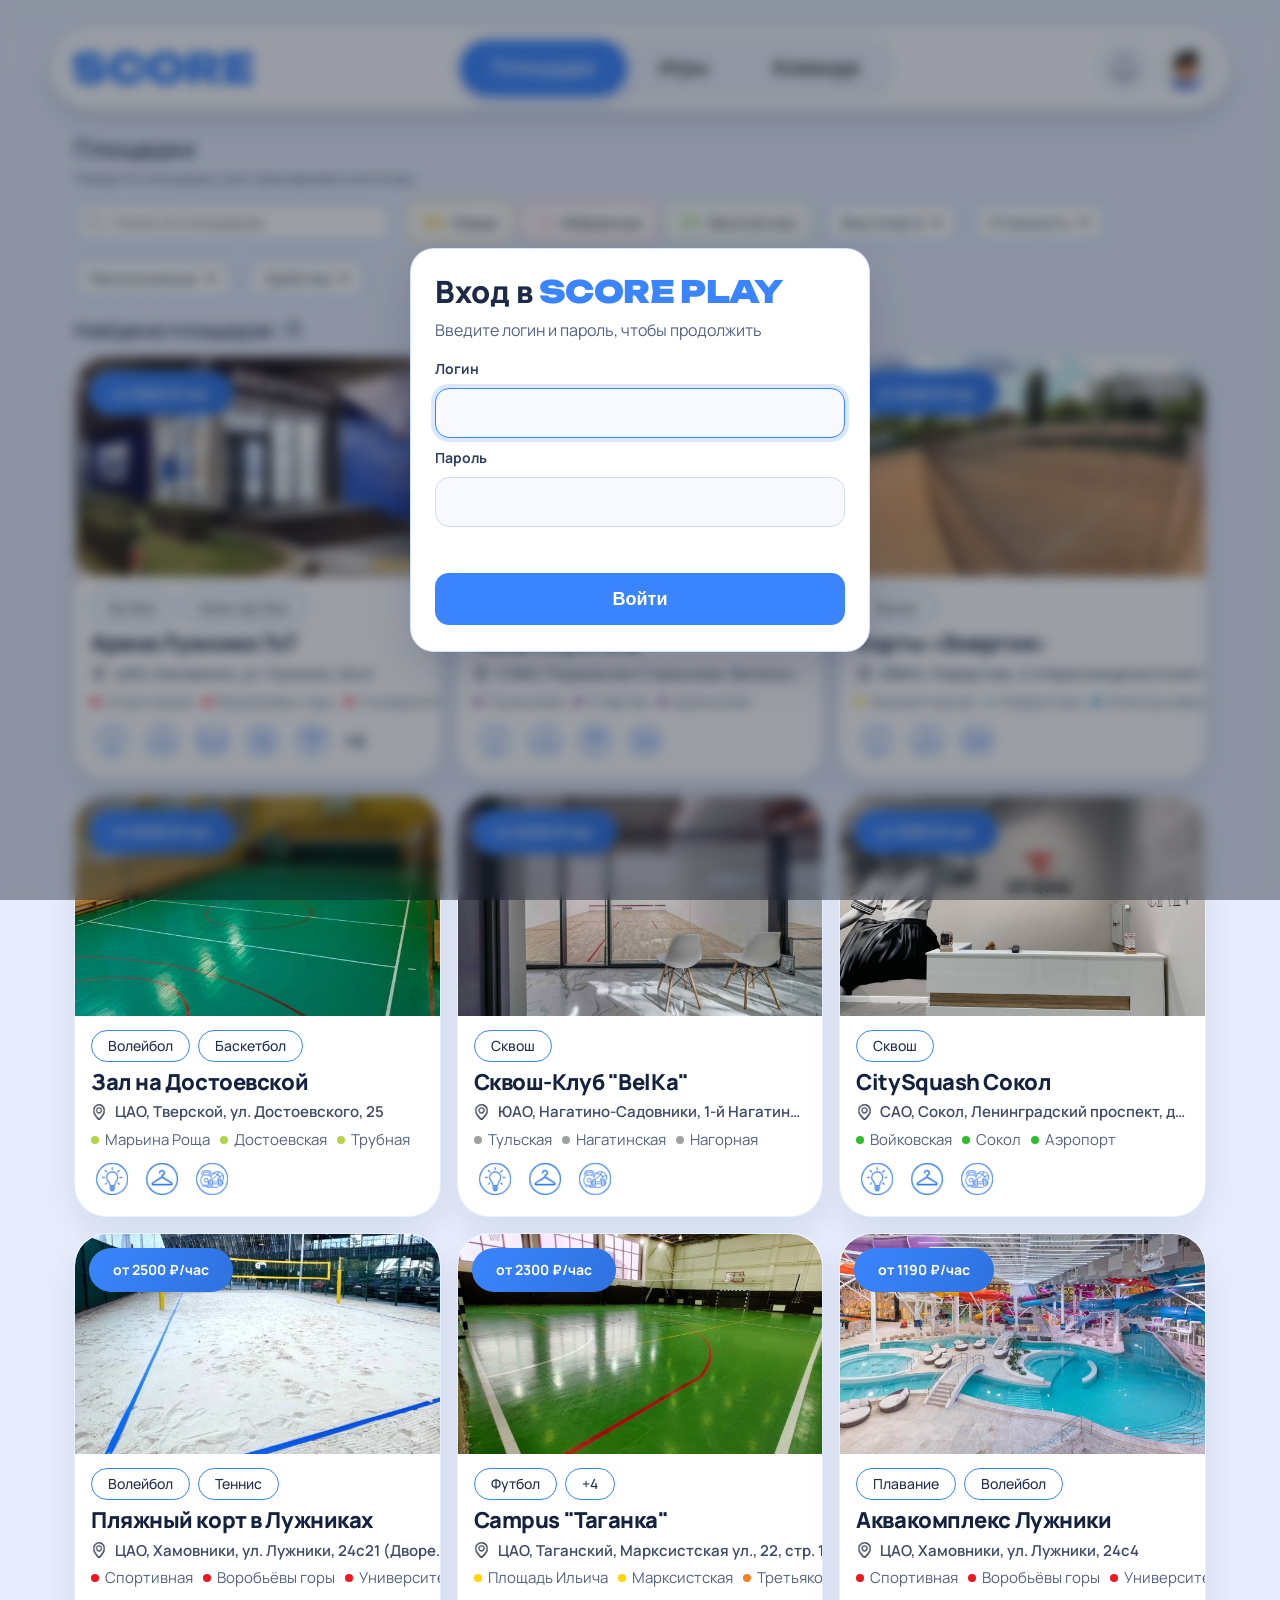
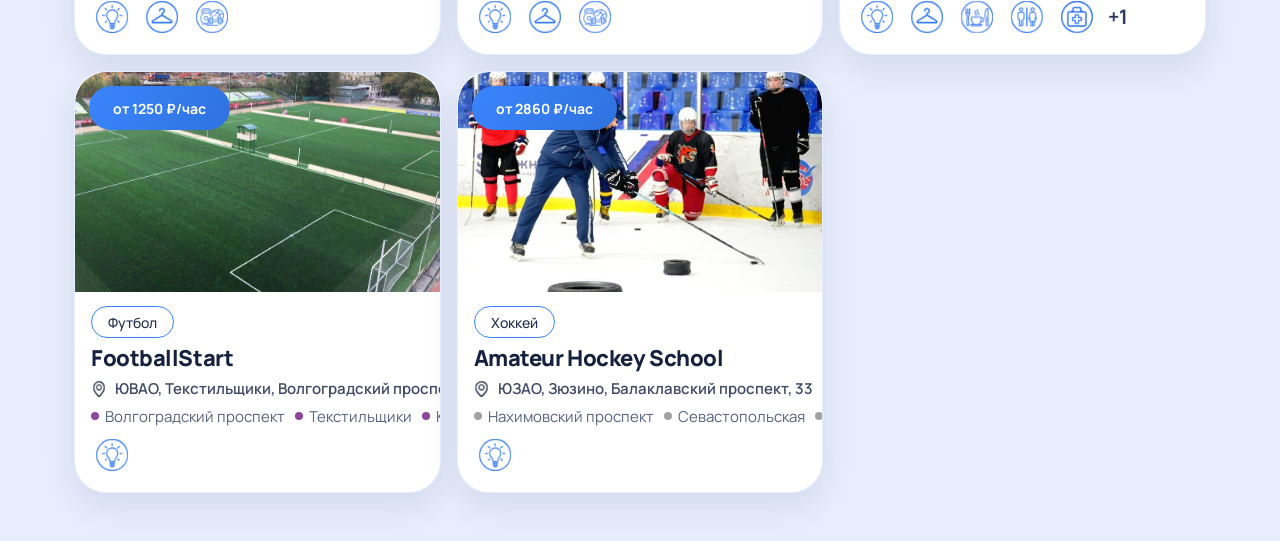
<file: SCORE PLAY/index.html>
<!doctype html>
<html lang="ru">
<head>
  <meta charset="utf-8">
  <meta name="viewport" content="width=device-width, initial-scale=1">
  <title>SCORE PLAY · Prototype</title>
  <link rel="icon" type="image/svg+xml" href="../assets/favicon-s.svg?v=20260513-13">
  <link rel="shortcut icon" type="image/svg+xml" href="../assets/favicon-s.svg?v=20260513-13">
  <link rel="preconnect" href="https://fonts.googleapis.com">
  <link rel="preconnect" href="https://fonts.gstatic.com" crossorigin>
  <link href="https://fonts.googleapis.com/css2?family=Manrope:wght@400;500;600;700;800&family=Unbounded:wght@500;700&display=swap" rel="stylesheet">
  <link rel="stylesheet" href="./styles.css">
</head>
<body>
  <div id="auth-overlay" class="auth-overlay" aria-hidden="true" hidden>
    <div class="auth-card" role="dialog" aria-modal="true" aria-labelledby="auth-title">
      <h1 id="auth-title" class="auth-title">Вход в <span class="auth-title-logo">SCORE PLAY</span></h1>
      <p class="auth-subtitle">Введите логин и пароль, чтобы продолжить</p>
      <form id="auth-form" class="auth-form" autocomplete="off">
        <label class="auth-label" for="auth-login">Логин</label>
        <input id="auth-login" class="auth-input" type="text" maxlength="40" required>

        <label class="auth-label" for="auth-password">Пароль</label>
        <input id="auth-password" class="auth-input" type="password" maxlength="80" required>

        <p id="auth-error" class="auth-error" aria-live="polite"></p>
        <button type="submit" class="auth-submit">Войти</button>
      </form>
    </div>
  </div>

  <div class="page-wrap">
    <header class="top-frame">
      <nav class="top-nav" aria-label="Главная навигация ScorePlay">
        <a href="#" class="brand" aria-label="SCORE PLAY">
          <span class="brand-wordmark" aria-hidden="true">SCORE</span>
        </a>

        <div class="main-nav" role="tablist" aria-label="Главные разделы">
          <span class="nav-indicator" aria-hidden="true"></span>
          <button class="nav-link is-active" type="button" data-section="venues" role="tab" aria-selected="true">Площадки</button>
          <button class="nav-link" type="button" data-section="games" role="tab" aria-selected="false">Игры</button>
          <button class="nav-link" type="button" data-section="team" role="tab" aria-selected="false">Команда</button>
        </div>

        <div class="quick-actions">
          <button class="top-circle" type="button" aria-label="Уведомления" data-quick="notifications" aria-pressed="false">
            <img class="top-icon" src="./icons/bell.svg" alt="">
          </button>
          <button class="avatar-btn" type="button" aria-label="Профиль">
            <img class="avatar-face" src="./avatar-profile.png" alt="Профиль">
          </button>
        </div>
      </nav>
    </header>
    <main class="stage">
      <section class="section-panel is-active" data-panel="venues" aria-labelledby="venues-title">
        <div class="venues-head">
          <h1 id="venues-title" class="venues-title">Площадки</h1>
          <p class="venues-subtitle">Найдите площадку для тренировки или игры</p>
        </div>

        <div class="venues-filters" aria-label="Фильтры площадок">
          <div class="filter-search-wrap">
            <img class="filter-search-icon" src="./icons/find.svg" alt="" aria-hidden="true">
            <input id="venues-search" class="filter-search" type="search" placeholder="Поиск по площадкам" autocomplete="off">
          </div>

          <div class="chip-group" aria-label="Быстрые фильтры">
            <button id="venues-new" class="filter-chip filter-chip-new" type="button" aria-pressed="false">
              <img class="chip-icon chip-icon-sm" src="./icons/new.svg?v=20260522-3" alt="" aria-hidden="true">
              Новые
            </button>

            <button id="venues-favorite" class="filter-chip filter-chip-favorite" type="button" aria-pressed="false">
              <img class="chip-icon chip-icon-favorite" src="./icons/favorite-filter.svg?v=20260522-1" alt="" aria-hidden="true">
              Избранные
            </button>

            <button id="venues-free" class="filter-chip filter-chip-free" type="button" aria-pressed="false">
              <img class="chip-icon chip-icon-sm" src="./icons/free.svg" alt="" aria-hidden="true">
              Бесплатное
            </button>
          </div>

          <details class="filter-dropdown sport-dropdown" id="sport-dropdown">
            <summary class="filter-chip filter-chip-blue" id="venues-sport-label">Вид спорта <img class="chip-plus-icon" src="./icons/plus.svg" alt="" aria-hidden="true"></summary>
            <div id="venues-sport-menu" class="filter-menu sport-menu" role="dialog" aria-label="Фильтр по виду спорта"></div>
          </details>

          <details class="filter-dropdown price-dropdown" id="price-dropdown">
            <summary class="filter-chip filter-chip-blue" id="venues-price-label">Стоимость <img class="chip-plus-icon" src="./icons/plus.svg" alt="" aria-hidden="true"></summary>
            <div id="venues-price-menu" class="filter-menu price-menu" role="dialog" aria-label="Фильтр по стоимости"></div>
          </details>

          <details class="filter-dropdown location-geo-dropdown" id="location-dropdown">
            <summary class="filter-chip filter-chip-blue" id="venues-location-label">Расположение <img class="chip-plus-icon" src="./icons/plus.svg" alt="" aria-hidden="true"></summary>
            <div id="venues-location-menu" class="filter-menu metro-menu location-geo-menu" role="dialog" aria-label="Фильтр по расположению"></div>
          </details>

          <details class="filter-dropdown" id="amenities-dropdown">
            <summary class="filter-chip filter-chip-blue" id="venues-amenities-label">Удобства <img class="chip-plus-icon" src="./icons/plus.svg" alt="" aria-hidden="true"></summary>
            <div id="amenities-list" class="filter-menu sport-menu amenities-menu" role="dialog" aria-label="Фильтр по удобствам"></div>
          </details>
        </div>

        <div id="sport-active-row" class="sport-active-row" aria-live="polite"></div>

        <section class="venues-results" aria-label="Список площадок">
          <div class="venues-results-head">
            <h2 class="venues-results-title">Найдено площадок: <span id="venues-count">0</span></h2>
          </div>
          <div id="venues-grid" class="venues-grid"></div>
        </section>
      </section>

      <section class="section-panel" data-panel="games" aria-labelledby="games-title">
        <div class="venues-head games-head">
          <div class="games-head-row">
            <h1 id="games-title" class="venues-title">Игры</h1>
            <button id="games-create-btn" class="games-create-btn" type="button">Создать игру</button>
          </div>
          <p class="venues-subtitle">Найдите игру по уровню, времени и расположению</p>
        </div>

        <div id="games-filters-wrap" class="venues-filters games-filters-wrap" aria-label="Фильтры игр">
          <div class="games-filters-top-row">
            <div class="filter-search-wrap">
              <img class="filter-search-icon" src="./icons/find.svg" alt="" aria-hidden="true">
              <input id="games-search" class="filter-search" type="search" placeholder="Поиск по играм" autocomplete="off" aria-label="Поиск игр">
              <button id="games-search-clear" class="games-search-clear" type="button" hidden aria-label="Очистить поиск">×</button>
            </div>

            <div class="chip-group" aria-label="Быстрые фильтры игр">
              <button id="games-free" class="filter-chip filter-chip-free" type="button" aria-pressed="false">
                <img class="chip-icon chip-icon-sm" src="./icons/free.svg" alt="" aria-hidden="true">
                Бесплатно
              </button>
              <button id="games-new" class="filter-chip filter-chip-new" type="button" aria-pressed="false">
                <img class="chip-icon chip-icon-sm" src="./icons/new.svg?v=20260522-3" alt="" aria-hidden="true">
                Новые
              </button>
              <button id="games-coach" class="filter-chip filter-chip-coach" type="button" aria-pressed="false">
                <img class="chip-icon chip-icon-sm" src="./icons/coach.svg" alt="" aria-hidden="true">
                С тренером
              </button>
              <button id="games-today" class="filter-chip filter-chip-blue" type="button" aria-pressed="false">Сегодня</button>
              <button id="games-almost" class="filter-chip filter-chip-blue" type="button" aria-pressed="false">Почти собрана</button>
              <button id="games-slots" class="filter-chip filter-chip-blue" type="button" aria-pressed="false">Есть свободные места</button>
            </div>
          </div>

          <div class="games-filters-main-row">
            <details class="filter-dropdown" id="games-sport-dropdown">
              <summary class="filter-chip filter-chip-blue" id="games-sport-label">Вид спорта <img class="chip-plus-icon" src="./icons/plus.svg" alt="" aria-hidden="true"></summary>
              <div id="games-sport-menu" class="filter-menu sport-menu" role="dialog" aria-label="Фильтр по виду спорта"></div>
            </details>

            <details class="filter-dropdown" id="games-date-dropdown">
              <summary class="filter-chip filter-chip-blue" id="games-date-label">Дата <img class="chip-plus-icon" src="./icons/plus.svg" alt="" aria-hidden="true"></summary>
              <div id="games-date-menu" class="filter-menu sport-menu" role="dialog" aria-label="Фильтр по дате"></div>
            </details>

            <details class="filter-dropdown" id="games-time-dropdown">
              <summary class="filter-chip filter-chip-blue" id="games-time-label">Время <img class="chip-plus-icon" src="./icons/plus.svg" alt="" aria-hidden="true"></summary>
              <div id="games-time-menu" class="filter-menu sport-menu" role="dialog" aria-label="Фильтр по времени"></div>
            </details>

            <details class="filter-dropdown" id="games-level-dropdown">
              <summary class="filter-chip filter-chip-blue" id="games-level-label">Уровень игры <img class="chip-plus-icon" src="./icons/plus.svg" alt="" aria-hidden="true"></summary>
              <div id="games-level-menu" class="filter-menu sport-menu" role="dialog" aria-label="Фильтр по уровню игры"></div>
            </details>

            <details class="filter-dropdown" id="games-format-dropdown">
              <summary class="filter-chip filter-chip-blue" id="games-format-label">Формат игры <img class="chip-plus-icon" src="./icons/plus.svg" alt="" aria-hidden="true"></summary>
              <div id="games-format-menu" class="filter-menu sport-menu" role="dialog" aria-label="Фильтр по формату игры"></div>
            </details>

            <details class="filter-dropdown" id="games-price-dropdown">
              <summary class="filter-chip filter-chip-blue" id="games-price-label">Стоимость <img class="chip-plus-icon" src="./icons/plus.svg" alt="" aria-hidden="true"></summary>
              <div id="games-price-menu" class="filter-menu price-menu" role="dialog" aria-label="Фильтр по стоимости"></div>
            </details>

            <details class="filter-dropdown location-geo-dropdown" id="games-location-dropdown">
              <summary class="filter-chip filter-chip-blue" id="games-location-label">Расположение <img class="chip-plus-icon" src="./icons/plus.svg" alt="" aria-hidden="true"></summary>
              <div id="games-location-menu" class="filter-menu metro-menu location-geo-menu" role="dialog" aria-label="Фильтр по расположению"></div>
            </details>

            <details class="filter-dropdown" id="games-seats-dropdown">
              <summary class="filter-chip filter-chip-blue" id="games-seats-label">Свободные места <img class="chip-plus-icon" src="./icons/plus.svg" alt="" aria-hidden="true"></summary>
              <div id="games-seats-menu" class="filter-menu sport-menu" role="dialog" aria-label="Фильтр по свободным местам"></div>
            </details>

            <details class="filter-dropdown" id="games-gender-dropdown">
              <summary class="filter-chip filter-chip-blue" id="games-gender-label">Пол / тип состава <img class="chip-plus-icon" src="./icons/plus.svg" alt="" aria-hidden="true"></summary>
              <div id="games-gender-menu" class="filter-menu sport-menu" role="dialog" aria-label="Фильтр по полу и составу"></div>
            </details>
          </div>
        </div>

        <div id="games-active-row" class="sport-active-row" aria-live="polite"></div>

        <section class="games-results" aria-label="Список игр">
          <div class="games-results-head">
            <h2 class="venues-results-title">Найдено игр: <span id="games-count">0</span></h2>
          </div>
          <p id="games-error" class="games-error" hidden></p>
          <div id="games-grid" class="games-grid" role="list"></div>
        </section>
      </section>

      <section class="section-panel" data-panel="team" aria-label="Команда">
        <div class="team-layout">
          <section class="team-card" aria-label="Карточка команды">
            <div class="team-card-head">
              <div id="team-card-identity" class="team-card-identity"></div>
              <div class="team-card-controls">
                <div class="team-switch-row">
                  <select id="team-switch" class="team-switch-select" aria-label="Переключение команд"></select>
                  <button id="team-create-btn" class="team-create-btn" type="button">Создать команду</button>
                </div>
              </div>
            </div>
            <div id="team-metrics-grid" class="team-metrics-grid"></div>
          </section>

          <section class="team-events-section" aria-label="События команды">
            <div class="team-events-head-row">
              <h2 class="team-events-title">События команды</h2>
              <span id="team-events-count" class="team-events-count">0 событий</span>
            </div>
            <div class="team-events-strip">
              <div id="team-events-track" class="team-events-track" role="list"></div>
            </div>
          </section>

          <div class="team-main-grid">
            <section class="team-roster-card" aria-label="Состав команды">
              <div class="team-card-title-row">
                <h2 class="team-block-title">Состав команды</h2>
                <button id="team-open-requests" class="team-inline-btn" type="button">Заявки и приглашения</button>
              </div>
              <ul id="team-members-list" class="team-members-list"></ul>
              <div class="team-roster-actions">
                <button id="team-invite-player" class="team-action-btn is-primary" type="button">Пригласить игрока</button>
                <button id="team-show-more" class="team-action-btn is-ghost" type="button">Показать еще</button>
              </div>
            </section>

            <aside class="team-side-actions" aria-label="Действия команды">
              <article class="team-action-card">
                <div class="team-action-icon" aria-hidden="true">🏟</div>
                <h3>Создать игру</h3>
                <p>Организуйте матч или тренировку</p>
                <button id="team-create-game-btn" class="team-action-btn is-primary" type="button">Создать</button>
              </article>

              <article class="team-action-card">
                <div class="team-action-icon" aria-hidden="true">⚔</div>
                <h3>Поиск соперника</h3>
                <p id="team-opponent-meta">Футбол • Любитель+ • Юг Москвы</p>
                <p id="team-opponent-count" class="team-opponent-count">Найдено 0 потенциальных команд</p>
                <button id="team-find-opponent-btn" class="team-action-btn is-secondary" type="button">Найти соперника</button>
              </article>
            </aside>
          </div>
        </div>
      </section>

      <section class="section-panel" data-panel="profile" aria-label="Профиль">
        <div class="profile-shell">
          <section class="profile-hero-card" aria-label="Спортивная карточка игрока">
            <div class="profile-cover"></div>
            <div class="profile-hero-content">
              <div class="profile-avatar-stack">
                <img id="profile-main-avatar" class="profile-main-avatar" src="./avatar/avatar-1.svg" alt="Аватар профиля">
                <span class="profile-avatar-status" aria-hidden="true"></span>
              </div>

              <div class="profile-identity">
                <div class="profile-name-row">
                  <h1 id="profile-name-title" class="profile-name">Саша Скоромиржа</h1>
                  <span class="profile-rating-pill">★ 4.8</span>
                  <span class="profile-trust-pill">Надежный игрок</span>
                </div>
                <p id="profile-meta-text" class="profile-meta">Футбол • Баскетбол • Москва, Текстильщики</p>
                <div id="profile-sport-chips" class="profile-sport-chips" aria-label="Виды спорта профиля"></div>
                <p id="profile-about-text" class="profile-about">Игрок 5 лет. Люблю утренние тренировки и честную игру.</p>
              </div>

              <div class="profile-actions">
                <button id="profile-edit-btn" class="profile-edit-btn" type="button">Настроить профиль</button>
                <button id="profile-next-game-btn" class="profile-next-game-card" type="button">
                  <span>Ближайшая игра</span>
                  <strong>Сегодня · 20:30</strong>
                  <small>SCORE Arena</small>
                </button>
              </div>
            </div>

            <div class="profile-stat-grid">
              <article class="profile-stat-card is-blue">
                <span>Игры</span>
                <strong id="profile-stat-games">47</strong>
              </article>
              <article class="profile-stat-card is-green">
                <span>Победы</span>
                <strong id="profile-stat-wins">31</strong>
              </article>
              <article class="profile-stat-card is-yellow">
                <span>Команды</span>
                <strong id="profile-stat-teams">3</strong>
              </article>
              <article class="profile-stat-card is-red">
                <span>Посещаемость</span>
                <strong id="profile-stat-attendance">91%</strong>
              </article>
            </div>

            <div class="profile-level-card">
              <div class="profile-level-head">
                <span id="profile-level-label">Любитель → Средний</span>
                <strong id="profile-level-score">47/70</strong>
              </div>
              <div class="profile-level-track" aria-hidden="true">
                <span id="profile-level-progress" style="width: 67%;"></span>
              </div>
              <p id="profile-level-note">Еще 23 игры до уровня “Средний”</p>
            </div>
          </section>

          <div class="profile-tabs" role="tablist" aria-label="Разделы профиля">
            <button class="profile-tab is-active" type="button" data-profile-tab="stats" role="tab" aria-selected="true">Статистика</button>
            <button class="profile-tab" type="button" data-profile-tab="games" role="tab" aria-selected="false">Игры</button>
            <button class="profile-tab" type="button" data-profile-tab="settings" role="tab" aria-selected="false">Настройки</button>
          </div>

          <div id="profile-stats-panel" class="profile-tab-panel is-active" data-profile-panel="stats">
            <section class="profile-activity-card">
              <div>
                <span class="profile-card-kicker">Активность</span>
                <h2>6 игр в этом месяце</h2>
                <p>Ритм стабильный: вы играете чаще, чем 72% игроков SCORE.</p>
              </div>
              <span class="profile-growth-pill">+2 vs прошлый</span>
              <div class="profile-activity-grid" aria-label="Активность по дням">
                <span></span><span class="is-active"></span><span></span><span class="is-hot"></span><span class="is-active"></span><span></span><span class="is-active"></span>
                <span class="is-active"></span><span></span><span></span><span class="is-hot"></span><span></span><span class="is-active"></span><span></span>
                <span></span><span class="is-active"></span><span class="is-active"></span><span></span><span></span><span class="is-hot"></span><span></span>
              </div>
            </section>

            <div class="profile-insights-grid">
              <article class="profile-insight-card">
                <span>Любимый спорт</span>
                <strong id="profile-favorite-sport">Футбол</strong>
                <p>Основной вид спорта</p>
              </article>
              <article class="profile-insight-card">
                <span>Лучшее время</span>
                <strong id="profile-best-time">Вечер</strong>
                <p>По игровым предпочтениям</p>
              </article>
              <article class="profile-insight-card">
                <span>Посещаемость</span>
                <strong>91%</strong>
                <p>Отличная надежность</p>
              </article>
            </div>
          </div>

          <div id="profile-games-panel" class="profile-tab-panel" data-profile-panel="games">
            <div class="profile-games-filters">
              <button class="profile-filter-pill is-active" type="button" data-profile-games-filter="joined">Участвую</button>
              <button class="profile-filter-pill" type="button" data-profile-games-filter="organized">Организую</button>
              <button class="profile-filter-pill" type="button" data-profile-games-filter="favorite">Избранное</button>
            </div>
            <div id="profile-games-list" class="profile-games-list"></div>
          </div>

          <div id="profile-settings-panel" class="profile-tab-panel" data-profile-panel="settings">
            <div id="profile-settings-content" class="profile-settings-layout"></div>
          </div>
        </div>
      </section>

    </main>
  </div>

  <div id="venue-modal" class="venue-modal" hidden aria-hidden="true">
    <button id="venue-modal-overlay" class="venue-modal-overlay" type="button" aria-label="Закрыть"></button>
    <article class="venue-modal-panel" role="dialog" aria-modal="true" aria-labelledby="venue-modal-title">
      <button id="venue-modal-close" class="venue-modal-close" type="button" aria-label="Закрыть">
        <img src="./icons/krest.svg" alt="" aria-hidden="true">
      </button>
      <div id="venue-modal-content" class="venue-modal-content"></div>
    </article>
  </div>

  <div id="game-modal" class="game-modal" hidden aria-hidden="true">
    <button id="game-modal-overlay" class="game-modal-overlay" type="button" aria-label="Закрыть"></button>
    <article class="game-modal-panel" role="dialog" aria-modal="true" aria-labelledby="game-modal-title">
      <button id="game-modal-close" class="game-modal-close" type="button" aria-label="Закрыть">×</button>
      <div id="game-modal-content" class="game-modal-content"></div>
    </article>
  </div>

  <div id="game-create-modal" class="game-modal game-create-modal" hidden aria-hidden="true">
    <button id="game-create-overlay" class="game-modal-overlay" type="button" aria-label="Закрыть"></button>
    <article class="game-modal-panel game-create-panel" role="dialog" aria-modal="true" aria-labelledby="game-create-title">
      <button id="game-create-close" class="game-modal-close" type="button" aria-label="Закрыть">×</button>
      <div id="game-create-content" class="game-modal-content game-create-content"></div>
    </article>
  </div>

  <div id="team-requests-modal" class="game-modal team-modal" hidden aria-hidden="true">
    <button id="team-requests-overlay" class="game-modal-overlay" type="button" aria-label="Закрыть"></button>
    <article class="game-modal-panel team-modal-panel" role="dialog" aria-modal="true" aria-labelledby="team-requests-title">
      <button id="team-requests-close" class="game-modal-close" type="button" aria-label="Закрыть">×</button>
      <div class="game-modal-content">
        <h3 id="team-requests-title" class="team-modal-title">Заявки и приглашения</h3>
        <div id="team-requests-list" class="team-requests-list"></div>
      </div>
    </article>
  </div>

  <div id="team-event-modal" class="game-modal team-modal" hidden aria-hidden="true">
    <button id="team-event-overlay" class="game-modal-overlay" type="button" aria-label="Закрыть"></button>
    <article class="game-modal-panel team-modal-panel" role="dialog" aria-modal="true" aria-labelledby="team-event-title">
      <button id="team-event-close" class="game-modal-close" type="button" aria-label="Закрыть">×</button>
      <div id="team-event-content" class="game-modal-content"></div>
    </article>
  </div>

  <div id="team-create-modal" class="game-modal team-modal" hidden aria-hidden="true">
    <button id="team-create-overlay" class="game-modal-overlay" type="button" aria-label="Закрыть"></button>
    <article class="game-modal-panel team-modal-panel" role="dialog" aria-modal="true" aria-labelledby="team-create-title">
      <button id="team-create-close" class="game-modal-close" type="button" aria-label="Закрыть">×</button>
      <div class="game-modal-content">
        <h3 id="team-create-title" class="team-modal-title">Создать команду</h3>
        <form id="team-create-form" class="team-create-form">
          <label>Название команды
            <input id="team-create-name" type="text" maxlength="40" placeholder="Например, SCORE Tigers" required>
          </label>
          <label>Вид спорта
            <select id="team-create-sport">
              <option>Футбол</option>
              <option>Баскетбол</option>
              <option>Волейбол</option>
              <option>Теннис</option>
            </select>
          </label>
          <label>Уровень
            <select id="team-create-level">
              <option>Новичок</option>
              <option selected>Любитель+</option>
              <option>Средний</option>
              <option>Продвинутый</option>
            </select>
          </label>
          <button class="team-action-btn is-primary" type="submit">Создать</button>
        </form>
      </div>
    </article>
  </div>


  <div id="profile-avatar-modal" class="profile-modal" hidden aria-hidden="true">
    <button id="profile-avatar-overlay" class="profile-modal-overlay" type="button" aria-label="Закрыть выбор аватара"></button>
    <article class="profile-modal-panel profile-avatar-panel" role="dialog" aria-modal="true" aria-labelledby="profile-avatar-title">
      <button id="profile-avatar-close" class="profile-modal-close" type="button" aria-label="Закрыть">×</button>
      <div class="profile-modal-head">
        <span class="profile-card-kicker">Профиль</span>
        <h3 id="profile-avatar-title">Выберите аватар</h3>
        <p>Аватар будет показываться в шапке и спортивной карточке.</p>
      </div>
      <div id="profile-avatar-picker-grid" class="profile-avatar-picker-grid"></div>
      <div class="profile-modal-actions">
        <button id="profile-avatar-cancel" class="profile-btn-secondary" type="button">Отмена</button>
        <button id="profile-avatar-save" class="profile-btn-primary" type="button">Сохранить</button>
      </div>
    </article>
  </div>

  <div id="profile-sport-modal" class="profile-modal" hidden aria-hidden="true">
    <button id="profile-sport-overlay" class="profile-modal-overlay" type="button" aria-label="Закрыть настройку спорта"></button>
    <article class="profile-modal-panel profile-sport-panel" role="dialog" aria-modal="true" aria-labelledby="profile-sport-title">
      <button id="profile-sport-close" class="profile-modal-close" type="button" aria-label="Закрыть">×</button>
      <div id="profile-sport-modal-content"></div>
    </article>
  </div>
  <script src="./app.js"></script>
</body>
</html>
</file>
<file: SCORE PLAY/styles.css>
:root {
  --bg: #E7EDFC;
  --white: #ffffff;
  --logo-blue: #3A85FD;
  --top-nav-offset: 26px;
  --nav-pill: #edf1fb;
  --nav-pill-active: #f5f6f8;
  --text-main: #0f1115;
  --btn-lift-y: -2px;
  --btn-lift-shadow: 0 6px 14px rgba(41, 63, 104, 0.12);
}

* {
  box-sizing: border-box;
}

@font-face {
  font-family: "TT Firs Neue";
  src: local("TT Firs Neue"), local("TT Firs Neue Bold"), local("TT Firs Neue DemiBold");
  font-style: normal;
  font-weight: 700 900;
}

html,
body {
  margin: 0;
  min-height: 100%;
}

body {
  font-family: "Manrope", sans-serif;
  background: var(--bg);
  color: var(--text-main);
}

body::before {
  content: "";
  position: fixed;
  top: 0;
  left: 0;
  right: 0;
  height: var(--top-nav-offset);
  background: rgba(231, 237, 252, 0.52);
  -webkit-backdrop-filter: blur(8px);
  backdrop-filter: blur(8px);
  pointer-events: auto;
  z-index: 130;
}

body::after {
  content: "";
  position: fixed;
  top: var(--top-nav-offset);
  left: 0;
  right: 0;
  height: 52px;
  background: rgba(231, 237, 252, 0.5);
  -webkit-backdrop-filter: blur(8px);
  backdrop-filter: blur(8px);
  pointer-events: auto;
  z-index: 135;
}

body.location-sheet-open {
  overflow: hidden;
}

body.venue-modal-open {
  overflow: hidden;
}

body.auth-locked {
  overflow: hidden;
  position: fixed;
  left: 0;
  right: 0;
  width: 100%;
  overscroll-behavior: none;
}

.auth-overlay {
  position: fixed;
  inset: 0;
  z-index: 1000;
  display: grid;
  place-items: center;
  padding: 20px;
  background: rgba(18, 25, 40, 0.42);
  -webkit-backdrop-filter: blur(6px);
  backdrop-filter: blur(6px);
}

.auth-overlay[hidden] {
  display: none !important;
}

.auth-card {
  width: min(460px, 100%);
  border-radius: 24px;
  background: #ffffff;
  border: 1px solid rgba(58, 133, 253, 0.22);
  box-shadow: 0 18px 44px rgba(28, 42, 74, 0.2);
  padding: 26px 24px;
}

.auth-title {
  margin: 0;
  font-size: clamp(28px, 2.4vw, 34px);
  line-height: 1.1;
  font-weight: 800;
  color: #1d2a47;
}

.auth-title-logo {
  font-family: "TT Firs Neue", "TT Firs Neue Trial", "Unbounded", sans-serif;
  font-weight: 900;
  letter-spacing: -0.02em;
  text-transform: uppercase;
  color: #3A85FD;
  font-synthesis: none;
}

.auth-subtitle {
  margin: 10px 0 0;
  color: #536384;
  font-size: 16px;
  line-height: 1.4;
}

.auth-form {
  margin-top: 18px;
  display: grid;
  gap: 10px;
}

.auth-label {
  font-size: 14px;
  font-weight: 700;
  color: #30405f;
}

.auth-input {
  width: 100%;
  height: 50px;
  border-radius: 14px;
  border: 1px solid #d2dcef;
  background: #f7f9ff;
  padding: 0 14px;
  font-size: 16px;
  color: #1d2a47;
  outline: none;
  transition: border-color 0.2s ease, box-shadow 0.2s ease;
}

.auth-input:focus {
  border-color: #3a85fd;
  box-shadow: 0 0 0 4px rgba(58, 133, 253, 0.18);
}

.auth-error {
  min-height: 20px;
  margin: 2px 0 0;
  font-size: 14px;
  color: #d93c4d;
}

.auth-submit {
  margin-top: 4px;
  height: 52px;
  border: 0;
  border-radius: 14px;
  background: #3a85fd;
  color: #ffffff;
  font-size: 18px;
  font-weight: 800;
  cursor: pointer;
  transition: transform 0.2s ease, box-shadow 0.2s ease, opacity 0.2s ease;
}

.auth-submit:hover {
  transform: translateY(-1px);
  box-shadow: 0 10px 22px rgba(58, 133, 253, 0.32);
}

.auth-submit:active {
  transform: translateY(0);
  opacity: 0.9;
}

.page-wrap {
  width: min(1820px, calc(100vw - 100px));
  margin: 26px auto 0;
  padding-top: 104px;
}

.top-frame {
  margin: 0;
  position: fixed;
  top: var(--top-nav-offset);
  left: 50%;
  transform: translateX(-50%);
  width: min(1820px, calc(100vw - 100px));
  z-index: 140;
}

.top-nav {
  position: relative;
  min-height: 84px;
  border-radius: 52px;
  background: rgba(255, 255, 255, 0.82);
  -webkit-backdrop-filter: blur(14px);
  backdrop-filter: blur(14px);
  border: 1px solid rgba(187, 199, 223, 0.34);
  box-shadow:
    0 14px 28px rgba(31, 49, 88, 0.12),
    0 4px 10px rgba(31, 49, 88, 0.08);
  display: grid;
  grid-template-columns: auto 1fr auto;
  align-items: center;
  gap: 16px;
  padding: 8px 16px 8px 20px;
  overflow: visible;
}

.brand {
  text-decoration: none;
  display: inline-flex;
  align-items: center;
  flex: 0 0 auto;
}

.brand-wordmark {
  color: var(--logo-blue);
  font-family: "TT Firs Neue", "TT Firs Neue Trial", "Unbounded", sans-serif;
  font-style: normal;
  font-weight: 900;
  font-size: clamp(42px, 2.6vw, 64px);
  line-height: 1;
  letter-spacing: -0.03em;
  text-transform: uppercase;
  font-synthesis: none;
}

.main-nav {
  position: relative;
  justify-self: center;
  width: max-content;
  max-width: 100%;
  min-height: 64px;
  border-radius: 999px;
  background: var(--nav-pill);
  display: flex;
  align-items: center;
  justify-content: flex-start;
  gap: 0;
  padding: 4px;
  overflow: visible;
}

.nav-indicator {
  position: absolute;
  top: 4px;
  left: 0;
  height: calc(100% - 8px);
  width: 0;
  border-radius: 999px;
  background: var(--logo-blue);
  box-shadow: 0 6px 14px rgba(63, 130, 241, 0.28);
  transform: translateX(0);
  pointer-events: none;
  transition: transform 0.38s cubic-bezier(0.22, 0.73, 0.16, 1), width 0.38s cubic-bezier(0.22, 0.73, 0.16, 1);
}

.nav-link {
  position: relative;
  z-index: 1;
  width: auto;
  height: 56px;
  flex: 0 0 auto;
  border: 0;
  background: transparent;
  color: var(--text-main);
  border-radius: 999px;
  padding: 0 32px;
  display: inline-flex;
  align-items: center;
  justify-content: center;
  font-size: clamp(22px, 1.2vw, 24px);
  line-height: 1;
  font-weight: 500;
  letter-spacing: -0.02em;
  cursor: pointer;
  white-space: nowrap;
  text-align: center;
  transition: opacity 0.2s ease;
}

.nav-link:hover {
  opacity: 0.74;
}

.nav-link.is-active {
  color: #ffffff;
  background: transparent;
  box-shadow: none;
}

.quick-actions {
  display: flex;
  align-items: center;
  gap: 8px;
  flex: 0 0 auto;
  overflow: visible;
}

.top-circle,
.avatar-btn {
  width: 54px;
  height: 54px;
  border-radius: 50%;
  border: 0;
  padding: 0;
  background: var(--nav-pill);
  display: inline-flex;
  align-items: center;
  justify-content: center;
}

.top-circle {
  cursor: pointer;
  transition: background-color 0.28s ease, box-shadow 0.28s ease;
}

.top-icon {
  width: 26px;
  height: 26px;
  display: block;
  user-select: none;
  pointer-events: none;
  transform-origin: center;
  transition: filter 0.28s ease, transform 0.28s ease;
}

.top-circle[data-quick="settings"] .top-icon {
  width: 27.3px;
  height: 27.3px;
}

.top-circle.is-active {
  background: var(--logo-blue);
  box-shadow: 0 6px 14px rgba(63, 130, 241, 0.28);
}

.top-circle.is-active .top-icon {
  filter: brightness(0) invert(1);
}

.top-circle[data-quick="notifications"] .top-icon {
  transform-origin: 50% 16%;
}

.top-circle[data-quick="notifications"].is-bell-hover .top-icon,
.top-circle[data-quick="notifications"].is-bell-click .top-icon,
.top-circle[data-quick="notifications"].is-bell-leave .top-icon {
  animation: bell-swing 0.56s ease-in-out;
}

@keyframes bell-swing {
  0% { transform: rotate(0deg); }
  20% { transform: rotate(-18deg); }
  40% { transform: rotate(14deg); }
  60% { transform: rotate(-10deg); }
  80% { transform: rotate(6deg); }
  100% { transform: rotate(0deg); }
}

.avatar-btn {
  cursor: pointer;
  background: var(--nav-pill);
  border: 0;
  padding: 8px;
  overflow: hidden;
}

.avatar-face {
  width: 100%;
  height: 100%;
  border-radius: 50%;
  display: block;
  object-fit: cover;
  object-position: center 46%;
  transform: scale(1.13);
  transform-origin: center;
  background: #ffffff;
  border: 0;
}

.avatar-btn.is-active {
  box-shadow: 0 0 0 4px rgba(58, 133, 253, 0.18), 0 8px 18px rgba(58, 133, 253, 0.22);
}

.stage {
  min-height: 900px;
  padding: 6px 24px 48px;
}

.section-panel {
  display: none;
}

.section-panel.is-active {
  display: block;
}

.venues-head {
  margin-bottom: 14px;
}

.games-head-row {
  display: flex;
  align-items: baseline;
  justify-content: space-between;
  gap: 14px;
}

.games-head {
  margin-top: 0;
}

.venues-title {
  margin: 0;
  font-size: clamp(25px, 1.9vw, 34px);
  line-height: 1.05;
  font-weight: 600;
  letter-spacing: -0.02em;
  color: #343E57;
}

.venues-subtitle {
  margin: 6px 0 0;
  font-size: clamp(16px, 1.15vw, 21px);
  line-height: 1.25;
  color: #5e6b81;
  font-weight: 500;
}

.games-create-btn {
  height: 54px;
  border: 0;
  border-radius: 16px;
  background: #3A85FD;
  color: #ffffff;
  font-family: "Manrope", sans-serif;
  font-size: 17px;
  font-weight: 700;
  line-height: 1;
  padding: 0 24px;
  cursor: pointer;
  transition: transform 0.2s ease, box-shadow 0.2s ease, opacity 0.2s ease;
}

.games-create-btn:hover {
  transform: translateY(-1px);
  box-shadow: 0 8px 18px rgba(58, 133, 253, 0.34);
}

.games-create-btn:active {
  transform: translateY(0);
  opacity: 0.94;
}

.venues-filters {
  position: relative;
  display: flex;
  align-items: center;
  flex-wrap: wrap;
  gap: 16px;
  overflow: visible;
}

.chip-group {
  display: inline-flex;
  align-items: center;
  gap: 8px;
  overflow: visible;
}

.filter-dropdown {
  position: relative;
  display: inline-flex;
  align-items: center;
  flex: 0 0 auto;
  overflow: visible;
}

.filter-dropdown > summary {
  display: inline-flex;
  align-items: center;
}

.filter-search-wrap {
  position: relative;
  width: 318px;
}

.filter-search-icon {
  position: absolute;
  left: 12px;
  top: 50%;
  transform: translateY(-50%);
  width: 18px;
  height: 18px;
  object-fit: contain;
  pointer-events: none;
  opacity: 0.72;
  z-index: 2;
}

.filter-search {
  position: relative;
  z-index: 1;
  width: 100%;
  height: 40px;
  border-radius: 10px;
  border: 1.5px solid #3A85FD;
  background: #ffffff;
  color: #1c2438;
  font-family: "Manrope", sans-serif;
  font-size: 15px;
  line-height: 1;
  font-weight: 500;
  padding: 0 12px 0 38px;
  -webkit-appearance: none;
  appearance: none;
}

.filter-search::-webkit-search-cancel-button {
  -webkit-appearance: none;
  appearance: none;
}

.filter-search:focus,
.filter-search:focus-visible {
  outline: none;
  box-shadow: none;
}

.filter-chip {
  height: 40px;
  border-radius: 10px;
  border: 1.5px solid #cfd7e6;
  background: #ffffff;
  color: #2a3040;
  font-family: "Manrope", sans-serif;
  font-size: 15px;
  font-weight: 500;
  line-height: 1;
  padding: 0 14px;
  display: inline-flex;
  align-items: center;
  gap: 8px;
  cursor: pointer;
  white-space: nowrap;
}

.filter-chip[aria-pressed="true"] {
  color: #3A85FD;
  background: #eef4ff;
}

.chip-group .filter-chip-new[aria-pressed="true"] {
  background: #FCC005;
  border-color: #FCC005;
  color: #ffffff;
  box-shadow: 0 8px 20px rgba(252, 192, 5, 0.34);
}

.chip-group .filter-chip-favorite[aria-pressed="true"] {
  background: #E82644;
  border-color: #E82644;
  color: #ffffff;
  box-shadow: 0 8px 20px rgba(232, 38, 68, 0.34);
}

.chip-group .filter-chip-free[aria-pressed="true"] {
  background: #75EA89;
  border-color: #75EA89;
  color: #ffffff;
  box-shadow: 0 8px 20px rgba(117, 234, 137, 0.34);
}

.chip-group .filter-chip-coach[aria-pressed="true"] {
  background: #E82644;
  border-color: #E82644;
  color: #ffffff;
  box-shadow: 0 8px 20px rgba(232, 38, 68, 0.34);
}

.chip-group .filter-chip-blue[aria-pressed="true"] {
  background: #3A85FD;
  border-color: #3A85FD;
  color: #ffffff;
  box-shadow: 0 8px 20px rgba(58, 133, 253, 0.24);
}

.chip-group .filter-chip[aria-pressed="true"] .chip-icon {
  filter: brightness(0) invert(1);
}

.filter-chip-new {
  border-color: #f2bc3f;
}

.filter-chip-favorite {
  border-color: #ef6177;
}

.filter-chip-favorite .chip-icon-favorite {
  filter: none;
}

.filter-chip-free {
  border-color: #70c983;
}

.filter-chip-coach {
  border-color: #E82644;
}

.chip-icon {
  width: 17px;
  height: 17px;
  object-fit: contain;
  flex: 0 0 auto;
}

.chip-icon-sm {
  width: 19px;
  height: 19px;
}

.filter-chip-new .chip-icon-sm,
.filter-chip-free .chip-icon-sm,
.filter-chip-coach .chip-icon-sm {
  width: 20.9px;
  height: 20.9px;
}

.filter-chip-blue {
  border-color: #3A85FD;
  color: #3d4658;
  transform: translateY(0);
  transition: border-color 0.32s cubic-bezier(0.22, 0.61, 0.36, 1), background-color 0.32s cubic-bezier(0.22, 0.61, 0.36, 1), color 0.32s cubic-bezier(0.22, 0.61, 0.36, 1), box-shadow 0.32s cubic-bezier(0.22, 0.61, 0.36, 1), transform 0.32s cubic-bezier(0.22, 0.61, 0.36, 1);
}

.filter-chip-blue.filter-chip-active {
  border-color: #3A85FD;
  background: #3A85FD;
  color: #ffffff;
  box-shadow: 0 8px 20px rgba(58, 133, 253, 0.24);
  transform: translateY(-1px);
}

.filter-chip-blue:hover {
  transform: translateY(-1px);
}

.filter-chip-blue.filter-chip-active .chip-plus-icon {
  transform: rotate(45deg);
  filter: brightness(0) invert(1);
}

.filter-chip-blue.filter-chip-active .chip-close-icon {
  filter: brightness(0) invert(1);
}

.chip-plus-icon {
  width: 12px;
  height: 12px;
  object-fit: contain;
  flex: 0 0 auto;
  transform: rotate(0deg);
  transition: transform 0.32s cubic-bezier(0.22, 0.61, 0.36, 1), filter 0.32s cubic-bezier(0.22, 0.61, 0.36, 1);
  will-change: transform;
}

.chip-close {
  font-size: 32px;
  line-height: 0.65;
  font-weight: 300;
}

.chip-close-icon {
  width: 9px;
  height: 9px;
  object-fit: contain;
  flex: 0 0 auto;
}

.chip-count-badge {
  width: 20px;
  height: 20px;
  border-radius: 50%;
  display: inline-flex;
  align-items: center;
  justify-content: center;
  background: #ffffff;
  color: #3A85FD;
  font-size: 12px;
  font-weight: 700;
  line-height: 1;
  flex: 0 0 auto;
}

.filter-dropdown {
  position: relative;
}

/* Unified chip motion profile (same timing/easing as venue modal) */
:is(
  .filter-chip,
  .sport-menu .sport-option-btn,
  .sport-menu .sport-btn,
  .picker-option-row,
  .amenities-menu .sport-btn,
  .sport-active-chip,
  .price-preset,
  .metro-quick-chip,
  .metro-menu .metro-line-btn,
  .metro-menu .metro-select-all-chip,
  .metro-menu .metro-station-chip
) {
  position: relative;
  z-index: 0;
  transform: translateY(0);
  transition:
    transform 0.32s cubic-bezier(0.22, 0.61, 0.36, 1),
    box-shadow 0.32s cubic-bezier(0.22, 0.61, 0.36, 1),
    background-color 0.32s cubic-bezier(0.22, 0.61, 0.36, 1),
    border-color 0.32s cubic-bezier(0.22, 0.61, 0.36, 1),
    color 0.32s cubic-bezier(0.22, 0.61, 0.36, 1),
    opacity 0.32s cubic-bezier(0.22, 0.61, 0.36, 1);
}

:is(
  .filter-chip,
  .sport-menu .sport-option-btn,
  .sport-menu .sport-btn,
  .picker-option-row,
  .amenities-menu .sport-btn,
  .sport-active-chip,
  .price-preset,
  .metro-quick-chip,
  .metro-menu .metro-line-btn,
  .metro-menu .metro-select-all-chip,
  .metro-menu .metro-station-chip
):hover,
:is(
  .filter-chip,
  .sport-menu .sport-option-btn,
  .sport-menu .sport-btn,
  .picker-option-row,
  .amenities-menu .sport-btn,
  .sport-active-chip,
  .price-preset,
  .metro-quick-chip,
  .metro-menu .metro-line-btn,
  .metro-menu .metro-select-all-chip,
  .metro-menu .metro-station-chip
):focus-visible {
  transform: translateY(-2px) scale(1.01);
  box-shadow: 0 8px 16px rgba(32, 52, 92, 0.12);
  z-index: 4;
}

:is(
  .filter-chip,
  .sport-menu .sport-option-btn,
  .sport-menu .sport-btn,
  .picker-option-row,
  .amenities-menu .sport-btn,
  .sport-active-chip,
  .price-preset,
  .metro-quick-chip,
  .metro-menu .metro-line-btn,
  .metro-menu .metro-select-all-chip,
  .metro-menu .metro-station-chip
):active {
  transform: translateY(0) scale(1);
  box-shadow: none;
}

.filter-search:hover,
.filter-search:focus,
.filter-search:focus-visible {
  transform: none;
  box-shadow: none;
}

.filter-dropdown summary {
  list-style: none;
}

.filter-dropdown summary::-webkit-details-marker {
  display: none;
}

.filter-menu {
  position: absolute;
  top: calc(100% + 8px);
  left: 0;
  min-width: 220px;
  background: #ffffff;
  border: 1.5px solid #d5ddea;
  border-radius: 12px;
  padding: 8px;
  display: grid;
  gap: 6px;
  box-shadow: 0 10px 22px rgba(25, 38, 68, 0.14);
  z-index: 12;
  transform-origin: top center;
  opacity: 0;
  transform: translateX(-50%) scale(0.82);
}

.filter-dropdown[open] .filter-menu[data-fit-mode="center"][data-anim="1"] {
  animation: filterMenuBlowUpIn 0.38s cubic-bezier(0.165, 0.84, 0.44, 1) both;
}

.filter-dropdown[open] .filter-menu[data-fit-mode="edge"][data-anim="1"] {
  animation: filterMenuBlowUpIn 0.38s cubic-bezier(0.165, 0.84, 0.44, 1) both;
}

.filter-menu button {
  border: 0;
  border-radius: 8px;
  height: 34px;
  text-align: left;
  padding: 0 10px;
  background: transparent;
  font-size: 12px;
  font-family: "Manrope", sans-serif;
  color: #243149;
  cursor: pointer;
}

.filter-menu button:hover {
  background: #edf1fb;
}

.filter-menu button.is-selected {
  background: #e8f0ff;
  color: #265ec2;
}

.filter-menu-amenities {
  min-width: 300px;
}

.sport-dropdown {
  position: relative;
}

.sport-menu {
  top: calc(100% + 10px);
  left: 50%;
  transform: translateX(-50%);
  width: 446px;
  max-width: calc(100vw - 80px);
  min-width: 0;
  padding: 14px 14px 12px;
  border-radius: 24px;
  border: 1.5px solid #cfd7e6;
}

.amenities-menu {
  top: calc(100% + 10px);
  left: 50%;
  transform: translateX(-50%);
  width: 446px;
  max-width: calc(100vw - 80px);
  min-width: 0;
  padding: 14px 14px 12px;
  border-radius: 24px;
  border: 1.5px solid #cfd7e6;
}

.picker-search-row {
  margin: 0 8px 10px;
}

.picker-search-input {
  width: 100%;
  height: 42px;
  border-radius: 10px;
  border: 1.5px solid #cfd7e6;
  background: #ffffff;
  color: #2b3243;
  font-family: "Manrope", sans-serif;
  font-size: 12px;
  font-weight: 500;
  padding: 0 14px;
}

.picker-search-input::placeholder {
  color: #a2acbf;
}

.picker-search-input:focus,
.picker-search-input:focus-visible {
  outline: none;
  border-color: #3A85FD;
}

.picker-options-grid {
  display: grid;
  grid-template-columns: repeat(2, minmax(0, 1fr));
  gap: 8px 18px;
  margin: 0 8px 12px;
  max-height: 280px;
  overflow-y: auto;
  padding: 2px 1px;
}

.picker-options-col {
  display: flex;
  flex-direction: column;
  gap: 6px;
}

.picker-option-row {
  height: 40px;
  width: 100%;
  border-radius: 12px !important;
  border: 1.5px solid transparent !important;
  background: transparent !important;
  color: #2a3347 !important;
  display: inline-flex !important;
  align-items: center !important;
  justify-content: flex-start !important;
  gap: 12px;
  padding: 0 8px !important;
  font-family: "Manrope", sans-serif;
  font-size: 12px !important;
  font-weight: 500 !important;
  line-height: 1 !important;
  text-align: left !important;
}

.picker-option-row:hover {
  border-color: #3A85FD !important;
  background: #ffffff !important;
}

.picker-option-row.is-selected {
  border-color: #3A85FD !important;
  background: #eef4ff !important;
}

.picker-option-box {
  width: 20px;
  height: 20px;
  border-radius: 6px;
  border: 1.5px solid #d7deea;
  background: #f4f6fb;
  display: inline-flex;
  align-items: center;
  justify-content: center;
  flex: 0 0 auto;
  transition: border-color 0.22s ease, background-color 0.22s ease;
  position: relative;
}

.picker-option-row.is-selected .picker-option-box {
  border-color: #3A85FD;
  background: #3A85FD;
}

.picker-option-box::after {
  content: "";
  position: absolute;
  inset: 0;
  margin: auto;
  width: 12px;
  height: 12px;
  background: url("./icons/galka.svg") center/contain no-repeat;
  filter: brightness(0) invert(1);
  opacity: 0;
}

.picker-option-row.is-selected .picker-option-box::after {
  opacity: 1;
}

.picker-option-text {
  overflow: hidden;
  text-overflow: ellipsis;
  white-space: nowrap;
}

.picker-footer-row {
  margin-top: 6px;
  border-top: 1px solid #dee5f1;
  padding: 12px 8px 0;
  display: grid;
  grid-template-columns: repeat(2, minmax(0, 1fr));
  gap: 12px;
}

.sport-menu .picker-footer-row .metro-head-btn-cancel,
.amenities-menu .picker-footer-row .metro-head-btn-cancel {
  border-color: #E82644 !important;
  color: #000000 !important;
  background: #ffffff !important;
}

.sport-menu .picker-footer-row .metro-head-btn-apply,
.amenities-menu .picker-footer-row .metro-head-btn-apply {
  border-color: #75EA89 !important;
  color: #000000 !important;
  background: #ffffff !important;
}

.price-menu {
  top: calc(100% + 10px);
  left: 50%;
  transform: translateX(-50%);
  width: 280px;
  max-width: calc(100vw - 80px);
  min-width: 0;
  padding: 16px;
  border-radius: 24px;
  border: 1.5px solid #cfd7e6;
}

.price-picker-head {
  display: grid;
  grid-template-columns: repeat(2, minmax(0, 1fr));
  gap: 16px;
  padding: 0 12px 12px;
  border-bottom: 1px solid #dee5f1;
}

.price-picker-body {
  padding: 14px 12px 2px;
}

.price-section-title {
  margin: 0 0 10px;
  font-size: 12px;
  font-weight: 800;
  letter-spacing: 0.09em;
  color: #7a88a1;
  text-transform: uppercase;
}

.price-range-row {
  display: grid;
  grid-template-columns: 1fr 16px 1fr;
  align-items: center;
  gap: 0;
}

.price-field {
  display: grid;
  gap: 6px;
}

.price-field-label {
  font-size: 12px;
  font-weight: 700;
  color: #6e7c96;
  text-transform: uppercase;
}

.price-input-wrap {
  position: relative;
  display: block;
}

.price-input {
  width: 100%;
  height: 40px;
  border-radius: 14px;
  border: 1.5px solid #cfd7e6;
  background: #f6f8fd;
  color: #1f2739;
  font-family: "Manrope", sans-serif;
  font-size: 12px;
  font-weight: 600;
  padding: 0 34px 0 14px;
}

.price-input-muted {
  color: #8a95aa;
}

.price-input:focus,
.price-input:focus-visible {
  outline: none;
  border-color: #3A85FD;
  background: #ffffff;
}

.price-rub {
  position: absolute;
  right: 12px;
  top: 50%;
  transform: translateY(-50%);
  font-size: 12px;
  font-weight: 600;
  color: #7a88a1;
  pointer-events: none;
}

.price-range-dash {
  height: 40px;
  display: flex;
  align-items: center;
  justify-content: center;
  font-size: 0;
}

.price-range-dash::before {
  content: "";
  width: 100%;
  height: 1.5px;
  border-radius: 0;
  background: #cfd7e6;
}

.price-presets {
  display: grid;
  grid-template-columns: repeat(2, minmax(0, 1fr));
  gap: 10px 10px;
  margin-top: 24px;
  width: 100%;
}

.price-preset {
  width: 100%;
  height: 56px;
  border-radius: 28px !important;
  border: 1.5px solid #d3dbea !important;
  background: #f6f8fd !important;
  color: #5f6c83 !important;
  font-size: 12px !important;
  font-weight: 500 !important;
  line-height: 1 !important;
  padding: 0 20px !important;
  display: inline-flex !important;
  align-items: center !important;
  justify-content: center !important;
  white-space: nowrap !important;
}

.price-preset.is-selected {
  border-color: #3A85FD !important;
  background: #edf3ff !important;
  color: #2e63c7 !important;
}

.sport-picker-head {
  display: grid;
  grid-template-columns: repeat(2, minmax(0, 1fr));
  gap: 16px;
  padding: 0 12px 12px;
  border-bottom: 1px solid #dee5f1;
}

.sport-section-title {
  margin: 12px 0 8px;
  font-size: 12px;
  font-weight: 800;
  letter-spacing: 0.09em;
  color: #7a88a1;
  text-transform: uppercase;
}

.sport-grid {
  display: flex;
  flex-direction: column;
  gap: 8px;
}

.sport-row {
  display: flex;
  flex-wrap: nowrap;
  gap: 8px;
}

.amenities-menu .sport-grid {
  display: flex;
  flex-wrap: wrap;
  gap: 8px;
}

.amenities-menu .sport-row {
  display: contents;
}

.sport-menu .sport-btn,
.amenities-menu .sport-btn {
  height: 38px;
  border-radius: 999px;
  border: 1.5px solid #c2ccdf;
  background: #ffffff;
  color: #1f2635;
  font-family: "Manrope", sans-serif;
  font-size: 12px;
  font-weight: 500;
  cursor: pointer;
  padding: 0 14px;
  text-align: left;
  white-space: nowrap;
  transition: background-color 0.32s cubic-bezier(0.22, 0.61, 0.36, 1), border-color 0.32s cubic-bezier(0.22, 0.61, 0.36, 1), color 0.32s cubic-bezier(0.22, 0.61, 0.36, 1), transform 0.32s cubic-bezier(0.22, 0.61, 0.36, 1), box-shadow 0.32s cubic-bezier(0.22, 0.61, 0.36, 1);
}

.sport-menu .sport-btn:hover,
.amenities-menu .sport-btn:hover {
  background: rgba(58, 133, 253, 0.14);
}

.sport-menu .sport-btn.is-selected,
.amenities-menu .sport-btn.is-selected {
  border: 1.5px solid #3E84F3;
  background: #ffffff;
  color: #111111;
  box-shadow: none;
}

.sport-menu .sport-btn.is-selected:hover,
.amenities-menu .sport-btn.is-selected:hover {
  background: rgba(58, 133, 253, 0.14);
}

.sport-btn-x {
  margin-left: 4px;
  font-size: 20px;
  line-height: 0.8;
  vertical-align: middle;
}

.sport-active-row {
  display: none;
  align-items: center;
  gap: 14px;
  flex-wrap: nowrap;
  overflow: hidden;
  margin-top: 14px;
  min-height: 60px;
  padding-top: 8px;
  padding-bottom: 6px;
  width: 100%;
}

.sport-active-row.is-visible:not(.is-expanded) {
  min-height: 64px;
}

.sport-active-row.is-visible {
  display: flex;
}

.sport-active-row.is-expanded {
  flex-wrap: wrap;
  overflow: visible;
}

.sport-active-chip {
  height: 36px;
  border-radius: 150px;
  border: 0;
  background: #3A85FD;
  color: #ffffff;
  display: inline-flex;
  align-items: center;
  gap: 12px;
  padding: 0 16px;
  font-family: "Manrope", sans-serif;
  font-size: 12px;
  font-weight: 500;
  cursor: pointer;
  max-width: 280px;
  min-width: 0;
  flex: 0 0 auto;
}

.sport-active-chip-label {
  min-width: 0;
  overflow: hidden;
  text-overflow: ellipsis;
  white-space: nowrap;
}

.sport-active-x {
  font-size: 18px;
  line-height: 0.8;
}

.sport-active-plus {
  width: 10px;
  height: 10px;
  object-fit: contain;
  flex: 0 0 auto;
  transform: none;
  filter: brightness(0) invert(1);
}

.sport-reset-btn {
  height: 36px;
  border: 0;
  background: transparent;
  color: #7b889f;
  font-family: "Manrope", sans-serif;
  font-size: 12px;
  font-weight: 700;
  cursor: pointer;
  padding: 0 2px;
  transition: none !important;
  transform: none !important;
  box-shadow: none !important;
  white-space: nowrap;
  flex: 0 0 auto;
}

.sport-reset-btn:hover,
.sport-reset-btn:focus,
.sport-reset-btn:focus-visible,
.sport-reset-btn:active {
  transition: none !important;
  transform: none !important;
  box-shadow: none !important;
}

.sport-reset-btn[data-filters-reset]:hover,
.sport-reset-btn[data-filters-reset]:focus-visible {
  color: #E82644;
}

.sport-overflow-btn.is-show-more:hover,
.sport-overflow-btn.is-show-more:focus-visible {
  color: #75EA89;
}

.sport-overflow-btn.is-hide:hover,
.sport-overflow-btn.is-hide:focus-visible {
  color: #FCC005;
}

.venues-results {
  margin-top: 20px;
}

.venues-results-head {
  display: flex;
  align-items: center;
  justify-content: space-between;
  margin-bottom: 14px;
}

.venues-results-title {
  margin: 0;
  font-size: clamp(22px, 1.55vw, 30px);
  line-height: 1.1;
  letter-spacing: -0.02em;
  color: #343E57;
  font-weight: 600;
}

.venues-grid {
  display: grid;
  grid-template-columns: repeat(3, minmax(0, 1fr));
  gap: 16px;
  align-items: start;
}

.games-filters-toggle {
  display: none;
  height: 40px;
  border-radius: 10px;
  border: 1.5px solid #3A85FD;
  background: #ffffff;
  color: #3A85FD;
  font-family: "Manrope", sans-serif;
  font-size: 15px;
  font-weight: 700;
  padding: 0 14px;
}

.games-filters-wrap {
  display: flex;
  flex-direction: column;
  align-items: flex-start;
  gap: 12px;
}

.games-filters-top-row {
  width: 100%;
  display: flex;
  align-items: center;
  flex-wrap: wrap;
  gap: 12px;
}

.games-filters-top-row .chip-group {
  flex-wrap: wrap;
}

.games-filters-main-row {
  width: 100%;
  display: flex;
  align-items: center;
  flex-wrap: wrap;
  gap: 12px;
  margin-top: 4px;
}

.games-search-clear {
  position: absolute;
  right: 8px;
  top: 50%;
  transform: translateY(-50%);
  width: 26px;
  height: 26px;
  border: 0;
  border-radius: 50%;
  background: #e8eefc;
  color: #365282;
  font-size: 18px;
  line-height: 1;
  cursor: pointer;
  display: inline-flex;
  align-items: center;
  justify-content: center;
}

.games-results {
  margin-top: 20px;
}

.games-results-head {
  display: flex;
  align-items: center;
  justify-content: space-between;
  gap: 14px;
  margin-bottom: 12px;
}

.games-error {
  margin: 0 0 14px;
  padding: 10px 12px;
  border-radius: 12px;
  border: 1px solid rgba(226, 63, 80, 0.26);
  background: #fff3f5;
  color: #a52d3d;
  font-size: 14px;
  font-weight: 600;
}

.games-grid {
  display: grid;
  grid-template-columns: repeat(3, minmax(0, 1fr));
  gap: 18px;
  align-items: stretch;
}

.games-grid.is-updating .game-card {
  opacity: 0.4;
  transform: translateY(3px);
}

.games-archive-divider {
  grid-column: 1 / -1;
  display: grid;
  grid-template-columns: minmax(32px, 1fr) auto minmax(32px, 1fr);
  align-items: center;
  gap: 20px;
  margin: 24px 0 2px;
  color: #6f7c94;
  font-size: 16px;
  font-weight: 800;
  letter-spacing: -0.01em;
}

.games-archive-divider span {
  height: 1px;
  background: rgba(111, 124, 148, 0.18);
}

.game-card,
.game-skeleton {
  border: 1px solid rgba(58, 133, 253, 0.12);
  border-radius: 32px;
  background: #ffffff;
  box-shadow: 0 14px 32px rgba(35, 57, 101, 0.1);
  padding: 0;
}

.game-card {
  position: relative;
  display: grid;
  gap: 0;
  cursor: pointer;
  height: 100%;
  overflow: hidden;
  transition: transform 0.24s ease, box-shadow 0.24s ease, border-color 0.24s ease, opacity 0.24s ease;
  animation: gameCardIn 0.24s ease;
}

@keyframes gameCardIn {
  from { opacity: 0; transform: translateY(8px); }
  to { opacity: 1; transform: translateY(0); }
}

.game-card:hover,
.game-card:focus-visible {
  transform: translateY(-6px);
  box-shadow: 0 20px 40px rgba(35, 57, 101, 0.18), 0 0 0 1px rgba(58, 133, 253, 0.14);
  border-color: rgba(58, 133, 253, 0.28);
  outline: none;
}

.game-card.is-archive {
  opacity: 0.72;
  filter: saturate(0.68);
  box-shadow: 0 10px 24px rgba(35, 57, 101, 0.06);
}

.game-card.is-archive:hover,
.game-card.is-archive:focus-visible {
  opacity: 0.86;
  filter: saturate(0.82);
}

.game-card-head {
  display: flex;
  align-items: center;
  justify-content: space-between;
  gap: 10px;
}

.game-card-media {
  position: relative;
  height: clamp(220px, 16vw, 280px);
  border-top-left-radius: 32px;
  border-top-right-radius: 32px;
  overflow: hidden;
}

.game-card-media img {
  width: 100%;
  height: 100%;
  object-fit: cover;
  transition: transform 0.34s ease;
}

.game-card:hover .game-card-media img {
  transform: scale(1.06);
}

.game-card-media::after {
  content: "";
  position: absolute;
  inset: 0;
  background: linear-gradient(180deg, rgba(10, 16, 30, 0.34) 0%, rgba(10, 16, 30, 0.08) 38%, rgba(10, 16, 30, 0) 68%);
  pointer-events: none;
}

.game-card-badges {
  position: absolute;
  left: 14px;
  top: 14px;
  display: flex;
  flex-wrap: wrap;
  gap: 8px;
  max-width: calc(100% - 28px);
  z-index: 2;
}

.game-badge {
  display: inline-flex;
  align-items: center;
  height: 38px;
  border-radius: 999px;
  padding: 0 14px;
  font-size: 13px;
  font-weight: 700;
  color: #ffffff;
  background: #3A85FD;
  backdrop-filter: blur(5px);
  position: relative;
  line-height: 1;
}

.game-badge::before {
  display: none;
}

.game-badge.is-live {
  color: #ffffff;
  background: rgba(232, 38, 68, 0.96);
  animation: livePulse 1.2s ease-in-out infinite;
  border: 1px solid rgba(255, 255, 255, 0.28);
}

.game-badge.is-open {
  color: #ffffff;
  border: 0;
  background: #3A85FD;
}

.game-badge.is-almost {
  color: #ffffff;
  border: 0;
  background: #3A85FD;
}

.game-badge.is-full {
  color: #ffffff;
  border: 0;
  background: #8792a7;
}

.game-badge.is-finished {
  color: #ffffff;
  border: 0;
  background: #8792a7;
}

.game-badge.is-cancelled {
  color: #ffffff;
  border: 0;
  background: #8792a7;
}

.game-badge.is-coach {
  color: #ffffff;
  border: 0;
  background: #E82644;
}

.game-badge.is-new {
  color: #ffffff;
  border: 0;
  background: #fcc005;
}

.game-badge.is-free {
  background: #75EA89;
}

.game-badge.is-today,
.game-badge.is-slots {
  background: #3A85FD;
}

.game-badge.is-neutral {
  background: #8792a7;
  color: #ffffff;
}

@keyframes livePulse {
  0%, 100% { box-shadow: 0 0 0 0 rgba(232, 38, 68, 0.42); }
  50% { box-shadow: 0 0 0 8px rgba(232, 38, 68, 0); }
}

.game-countdown {
  font-size: 12px;
  color: #5f7092;
  font-weight: 700;
}

.game-teams {
  display: grid;
  grid-template-columns: 1fr auto 1fr;
  align-items: center;
  gap: 8px;
}

.game-team {
  display: grid;
  grid-template-columns: 28px minmax(0, 1fr);
  align-items: center;
  gap: 8px;
  min-width: 0;
}

.game-team-logo {
  width: 28px;
  height: 28px;
  border-radius: 50%;
  background: #edf2ff;
  color: #3A85FD;
  font-size: 12px;
  font-weight: 800;
  display: inline-flex;
  align-items: center;
  justify-content: center;
  overflow: hidden;
}

.game-team-logo img {
  width: 100%;
  height: 100%;
  object-fit: cover;
}

.game-team-name {
  font-size: 16px;
  font-weight: 800;
  color: #172340;
  overflow: hidden;
  text-overflow: ellipsis;
  white-space: nowrap;
}

.game-score {
  font-size: 30px;
  line-height: 1;
  font-weight: 900;
  color: #3e4c67;
  letter-spacing: -0.02em;
}

.game-score .is-leading {
  color: #24a148;
}

.game-meta {
  display: grid;
  gap: 4px;
}

.game-meta-row {
  margin: 0;
  font-size: 14px;
  color: #65728b;
  font-weight: 600;
}

.game-meta-row.is-icon {
  display: flex;
  align-items: center;
  gap: 10px;
  min-width: 0;
}

.game-meta-row.is-icon span:last-child {
  min-width: 0;
  overflow: hidden;
  text-overflow: ellipsis;
  white-space: nowrap;
}

.game-meta-icon {
  width: 26px;
  height: 26px;
  border-radius: 50%;
  display: inline-flex;
  align-items: center;
  justify-content: center;
  color: #7f8ba2;
  font-size: 20px;
  line-height: 1;
  flex-shrink: 0;
}

.game-meta-icon-img {
  width: 22px;
  height: 22px;
  object-fit: contain;
  display: block;
}

.game-card-body {
  display: grid;
  gap: 8px;
  padding: 14px 16px 16px;
}

.game-card-title {
  margin: 0;
  font-size: 20px;
  line-height: 1.15;
  color: #1b2742;
  letter-spacing: -0.02em;
}

.game-level-price {
  display: flex;
  align-items: center;
  gap: 16px;
}

.game-level-chip {
  height: 34px;
  border-radius: 999px;
  padding: 0 14px;
  display: inline-flex;
  align-items: center;
  border: 1px solid rgba(252, 192, 5, 0.85);
  background: #fff5cf;
  color: #946100;
  font-size: 14px;
  font-weight: 700;
}

.game-price-value {
  color: #1f2d4d;
  font-size: 18px;
  letter-spacing: -0.01em;
}

.game-progress-wrap {
  display: grid;
  gap: 8px;
  min-width: 0;
}

.game-progress-head {
  display: flex;
  align-items: center;
  justify-content: space-between;
  gap: 10px;
  color: #65728b;
  font-size: 13px;
  font-weight: 600;
}

.game-progress-remaining {
  color: #3a85fd;
}

.game-progress-bar {
  width: 100%;
  height: 13px;
  border-radius: 999px;
  overflow: hidden;
  background: #eaedf3;
}

.game-progress-bar > span {
  display: block;
  height: 100%;
  border-radius: inherit;
  background: linear-gradient(90deg, #3a85fd 0%, #3785ff 100%);
}

.game-card-footer {
  margin-top: 2px;
  padding-top: 14px;
  border-top: 1px solid #eceef4;
  display: flex;
  align-items: flex-end;
  justify-content: space-between;
  gap: 16px;
}

.game-player-avatars {
  display: flex;
  align-items: center;
  min-height: 34px;
}

.game-player-avatar {
  width: 34px;
  height: 34px;
  border-radius: 50%;
  border: 2px solid #ffffff;
  margin-right: -9px;
  background: #dce7fb;
  color: #20325a;
  font-size: 12px;
  font-weight: 800;
  display: inline-flex;
  align-items: center;
  justify-content: center;
}

.game-player-avatar:last-child {
  margin-right: 0;
}

.game-player-avatar.tone-1 { background: #d7e4fb; color: #3c6bb0; }
.game-player-avatar.tone-2 { background: #c9f0d5; color: #157a46; }
.game-player-avatar.tone-3 { background: #f7e9b8; color: #9e5f00; }
.game-player-avatar.tone-4 { background: #e7dbf6; color: #7b3fc2; }

.game-player-avatar.is-extra {
  background: #ececf1;
  color: #586177;
  margin-right: 0;
}

.game-join-btn {
  min-width: 174px;
  height: 50px;
  border-radius: 16px;
  border: 0;
  padding: 0 18px;
  font-size: 16px;
  font-weight: 700;
  white-space: nowrap;
  color: #ffffff;
  background: linear-gradient(180deg, #4d96ff 0%, #3a85fd 100%);
  box-shadow: 0 10px 22px rgba(58, 133, 253, 0.36);
  cursor: pointer;
  transition: transform 0.2s ease, box-shadow 0.2s ease, background 0.2s ease;
}

.game-join-btn:hover,
.game-join-btn:focus-visible {
  transform: translateY(-1px);
  box-shadow: 0 14px 24px rgba(58, 133, 253, 0.42);
  outline: none;
}

.game-join-btn:active {
  transform: translateY(0);
}

.game-join-btn.is-disabled {
  background: #e4e8f1;
  color: #8d96a9;
  box-shadow: none;
  cursor: not-allowed;
}

.game-join-btn.is-joined {
  background: #75ea89;
  color: #184727;
  box-shadow: 0 10px 22px rgba(117, 234, 137, 0.34);
}

.game-actions {
  display: flex;
  align-items: center;
  justify-content: space-between;
  gap: 8px;
}

.game-action-btn {
  height: 34px;
  border-radius: 10px;
  border: 1px solid #d4deef;
  background: #ffffff;
  color: #2e4268;
  font-size: 13px;
  font-weight: 700;
  padding: 0 10px;
  cursor: pointer;
}

.game-action-btn.is-primary {
  border-color: #3A85FD;
  background: #3A85FD;
  color: #ffffff;
}

.game-action-btn.is-disabled {
  border-color: #d7deec;
  background: #eef2fa;
  color: #7b879f;
}

.game-action-btn.is-joined {
  border-color: #75EA89;
  background: #e7ffeb;
  color: #144124;
}

.game-action-btn[data-bookmarked="true"] {
  border-color: #FCC005;
  color: #9e7600;
  background: #fff8dc;
}

.game-details-cta {
  opacity: 0;
  transform: translateY(6px);
  transition: opacity 0.2s ease, transform 0.2s ease;
}

.game-card:hover .game-details-cta,
.game-card:focus-visible .game-details-cta {
  opacity: 1;
  transform: translateY(0);
}

.game-empty {
  border: 1px dashed #b8c9e9;
  border-radius: 18px;
  background: rgba(255, 255, 255, 0.66);
  padding: 24px;
  text-align: center;
  color: #607090;
  font-size: 16px;
  font-weight: 600;
}

.game-skeleton {
  min-height: 190px;
  overflow: hidden;
  position: relative;
}

.game-skeleton::after {
  content: "";
  position: absolute;
  inset: 0;
  background: linear-gradient(90deg, rgba(255, 255, 255, 0) 0%, rgba(255, 255, 255, 0.58) 50%, rgba(255, 255, 255, 0) 100%);
  transform: translateX(-100%);
  animation: gameSkeletonShimmer 1.1s linear infinite;
}

@keyframes gameSkeletonShimmer {
  to { transform: translateX(100%); }
}

.game-modal[hidden] {
  display: none !important;
}

.game-modal {
  position: fixed;
  inset: 0;
  z-index: 310;
}

.game-modal-overlay {
  position: absolute;
  inset: 0;
  border: 0;
  background: rgba(14, 21, 36, 0.56);
}

.game-modal-panel {
  position: relative;
  width: min(940px, calc(100vw - 32px));
  max-height: calc(100vh - 30px);
  margin: 15px auto;
  border-radius: 24px;
  background: #ffffff;
  box-shadow: 0 20px 40px rgba(22, 42, 84, 0.2);
  overflow: auto;
  animation: gameModalIn 0.24s ease;
}

@keyframes gameModalIn {
  from { opacity: 0; transform: translateY(16px); }
  to { opacity: 1; transform: translateY(0); }
}

.game-modal-close {
  position: sticky;
  top: 14px;
  margin-left: calc(100% - 56px);
  width: 44px;
  height: 44px;
  border: 0;
  border-radius: 50%;
  background: rgba(25, 31, 45, 0.78);
  color: #ffffff;
  font-size: 28px;
  line-height: 1;
  cursor: pointer;
  z-index: 3;
}

.game-modal-content {
  padding: 0 20px 24px;
  display: grid;
  gap: 18px;
}

.game-create-panel {
  width: min(620px, calc(100vw - 32px));
}

.game-create-content {
  gap: 16px;
}

.game-create-header {
  display: grid;
  gap: 8px;
}

.game-create-title {
  margin: 0;
  font-size: 26px;
  color: #172340;
}

.game-create-subtitle {
  margin: 0;
  color: #5f7092;
  font-size: 14px;
}

.game-create-progress {
  display: grid;
  grid-template-columns: repeat(5, minmax(0, 1fr));
  gap: 8px;
}

.game-create-progress-step {
  height: 6px;
  border-radius: 999px;
  background: #d9e5fb;
}

.game-create-progress-step.is-active {
  background: #3A85FD;
}

.game-create-progress-step.is-complete {
  background: #75EA89;
}

.game-create-error {
  border: 1px solid rgba(226, 38, 68, 0.28);
  border-radius: 12px;
  background: #fff2f5;
  color: #a52d43;
  padding: 10px 12px;
  font-size: 13px;
  font-weight: 600;
}

.game-create-grid {
  display: grid;
  grid-template-columns: repeat(2, minmax(0, 1fr));
  gap: 10px;
}

.game-create-step {
  display: grid;
  gap: 14px;
}

.game-create-step h4 {
  margin: 0;
  color: #172340;
  font-size: 15px;
  font-weight: 800;
}

.game-create-choice-grid {
  display: grid;
  grid-template-columns: repeat(2, minmax(0, 1fr));
  gap: 10px;
}

.game-create-choice-grid.is-sports {
  grid-template-columns: repeat(4, minmax(0, 1fr));
}

.game-create-choice-list {
  display: grid;
  gap: 10px;
}

.game-create-inline-options {
  display: flex;
  flex-wrap: wrap;
  gap: 8px;
}

.game-create-choice {
  position: relative;
  min-height: 58px;
  border: 1px solid #d7e1f2;
  border-radius: 14px;
  background: #ffffff;
  padding: 12px;
  display: grid;
  align-content: center;
  gap: 4px;
  cursor: pointer;
  transition: border-color 0.2s ease, box-shadow 0.2s ease, background 0.2s ease;
}

.game-create-inline-options .game-create-choice {
  min-height: 38px;
  padding: 8px 14px;
}

.game-create-choice input {
  position: absolute;
  opacity: 0;
  pointer-events: none;
}

.game-create-choice strong {
  color: #1c2a49;
  font-size: 14px;
  line-height: 1.15;
}

.game-create-choice span {
  color: #6d7b94;
  font-size: 12px;
  line-height: 1.2;
}

.game-create-choice.is-selected,
.game-create-choice:has(input:checked) {
  border-color: #3A85FD;
  background: #f3f8ff;
  box-shadow: 0 0 0 3px rgba(58, 133, 253, 0.1);
}

.game-create-field {
  display: grid;
  gap: 6px;
}

.game-create-field.is-full {
  grid-column: 1 / -1;
}

.game-create-field label {
  font-size: 13px;
  font-weight: 700;
  color: #394d73;
}

.game-create-field input,
.game-create-field select,
.game-create-field textarea {
  width: 100%;
  min-height: 40px;
  border: 1px solid #cad7ef;
  border-radius: 10px;
  background: #ffffff;
  color: #1f3157;
  font-family: "Manrope", sans-serif;
  font-size: 14px;
  padding: 0 10px;
}

.game-create-toggle-row,
.game-create-toggle-list {
  display: grid;
  gap: 8px;
}

.game-create-toggle-row {
  grid-template-columns: repeat(2, minmax(0, 1fr));
}

.game-create-toggle-row label,
.game-create-toggle-list label {
  min-height: 42px;
  border: 1px solid #d7e1f2;
  border-radius: 12px;
  background: #ffffff;
  color: #2f4165;
  font-size: 14px;
  font-weight: 700;
  display: flex;
  align-items: center;
  gap: 8px;
  padding: 0 12px;
}

.game-create-toggle-row input,
.game-create-toggle-list input {
  accent-color: #3A85FD;
}

.game-create-field textarea {
  min-height: 96px;
  padding: 10px;
  resize: vertical;
}

.game-create-field input:focus,
.game-create-field select:focus,
.game-create-field textarea:focus {
  outline: none;
  border-color: #3A85FD;
  box-shadow: 0 0 0 3px rgba(58, 133, 253, 0.16);
}

.game-create-field.is-toggle {
  align-self: end;
}

.game-create-field.is-toggle label {
  display: inline-flex;
  align-items: center;
  gap: 8px;
  min-height: 40px;
  padding: 0 10px;
  border-radius: 10px;
  border: 1px solid #cad7ef;
  background: #f7faff;
  cursor: pointer;
}

.game-create-field.is-toggle input {
  width: 16px;
  min-height: 16px;
  accent-color: #3A85FD;
}

.game-create-note {
  margin: 0;
  color: #5b6f96;
  font-size: 13px;
  line-height: 1.35;
}

.game-create-review {
  border: 1px solid #d8e4f9;
  border-radius: 14px;
  background: #f8fbff;
  padding: 12px;
  display: grid;
  gap: 10px;
}

.game-create-review div {
  display: flex;
  justify-content: space-between;
  gap: 12px;
  border-bottom: 1px solid #e8eef8;
  padding-bottom: 8px;
}

.game-create-review div:last-child {
  border-bottom: 0;
  padding-bottom: 0;
}

.game-create-review span,
.game-create-review strong {
  font-size: 14px;
}

.game-create-review span {
  color: #6d7b94;
}

.game-create-review strong {
  color: #273a63;
  text-align: right;
}

.game-create-actions {
  display: flex;
  align-items: center;
  justify-content: space-between;
  gap: 10px;
}

.game-create-actions-right {
  display: inline-flex;
  align-items: center;
  gap: 8px;
}

.game-create-btn-secondary {
  height: 42px;
  border-radius: 10px;
  border: 1px solid #c9d8f5;
  background: #f6f9ff;
  color: #2f4f80;
  font-size: 14px;
  font-weight: 700;
  padding: 0 12px;
  cursor: pointer;
}

.game-create-btn-primary {
  height: 42px;
  border-radius: 10px;
  border: 1px solid #3A85FD;
  background: #3A85FD;
  color: #ffffff;
  font-size: 14px;
  font-weight: 700;
  padding: 0 14px;
  cursor: pointer;
}

.game-create-btn-primary:disabled {
  border-color: #bfcee9;
  background: #dbe6f8;
  color: #6d7f9f;
  cursor: default;
}

.game-detail-title {
  margin: 0;
  max-width: 780px;
  font-size: clamp(26px, 2.4vw, 36px);
  line-height: 1.12;
  color: #ffffff;
}

.game-detail-hero {
  min-height: 250px;
  margin: -44px -20px 0;
  padding: 140px 24px 26px;
  border-radius: 24px 24px 0 0;
  background:
    linear-gradient(180deg, rgba(7, 12, 24, 0.08) 0%, rgba(7, 12, 24, 0.62) 100%),
    var(--game-hero-image) center / cover;
  display: grid;
  align-content: end;
  gap: 14px;
}

.game-detail-hero-badges {
  display: flex;
  flex-wrap: wrap;
  gap: 8px;
}

.game-detail-summary {
  display: grid;
  grid-template-columns: repeat(2, minmax(0, 1fr));
  gap: 16px;
}

.game-detail-fact {
  display: grid;
  grid-template-columns: 46px minmax(0, 1fr);
  column-gap: 12px;
  align-items: center;
}

.game-detail-fact-icon {
  grid-row: span 2;
  width: 46px;
  height: 46px;
  border-radius: 14px;
  background: #edf4ff;
  color: #3A85FD;
  display: inline-flex;
  align-items: center;
  justify-content: center;
  font-size: 13px;
  font-weight: 900;
}

.game-detail-fact-icon img {
  width: 26px;
  height: 26px;
  object-fit: contain;
}

.game-detail-fact span:not(.game-detail-fact-icon) {
  color: #6c778f;
  font-size: 15px;
  font-weight: 700;
}

.game-detail-fact strong {
  min-width: 0;
  color: #111a31;
  font-size: 18px;
  line-height: 1.25;
}

.game-detail-map-card {
  border: 1px solid #dce5f5;
  border-radius: 18px;
  overflow: hidden;
  background: #ffffff;
}

.game-detail-map-visual {
  min-height: 150px;
  background: #eef5ff;
  display: grid;
  place-items: center;
  color: #3f4f6e;
  font-weight: 800;
}

.game-detail-map-visual img {
  width: 46px;
  height: 46px;
  object-fit: contain;
}

.game-detail-map-meta {
  padding: 14px 18px;
  display: grid;
  gap: 4px;
}

.game-detail-map-meta strong {
  color: #111a31;
  font-size: 20px;
}

.game-detail-map-meta span {
  color: #6a748b;
  font-size: 15px;
  font-weight: 700;
}

.game-detail-section {
  display: grid;
  gap: 12px;
}

.game-detail-section h4 {
  margin: 0;
  color: #111a31;
  font-size: 17px;
}

.game-detail-section p {
  margin: 0;
  color: #6a748b;
  font-size: 16px;
  line-height: 1.4;
}

.game-detail-section-head {
  display: flex;
  align-items: center;
  justify-content: space-between;
  gap: 12px;
}

.game-detail-section-head span {
  color: #6a748b;
  font-size: 18px;
  font-weight: 700;
}

.game-detail-avatars {
  display: flex;
  align-items: center;
  gap: 10px;
  flex-wrap: wrap;
}

.game-detail-avatar {
  width: 42px;
  height: 42px;
  border-radius: 50%;
  display: inline-flex;
  align-items: center;
  justify-content: center;
  color: #2259ce;
  background: #d7e4fb;
  font-size: 14px;
  font-weight: 900;
  box-shadow: 0 2px 8px rgba(35, 57, 101, 0.1);
}

.game-detail-avatar.tone-2 { background: #c9f0d5; color: #147d45; }
.game-detail-avatar.tone-3 { background: #f7e9b8; color: #a26300; }
.game-detail-avatar.tone-4 { background: #e7dbf6; color: #7539bd; }
.game-detail-avatar.tone-5 { background: #ffdfe5; color: #c51f3c; }
.game-detail-avatar.tone-6 { background: #d8f4fb; color: #087490; }

.game-detail-organizer {
  margin-top: 6px;
  border-radius: 18px;
  background: #fbfcff;
  padding: 14px;
  display: flex;
  align-items: center;
  gap: 12px;
}

.game-detail-organizer small {
  display: block;
  color: #748199;
  font-size: 13px;
  font-weight: 700;
}

.game-detail-organizer strong {
  display: block;
  color: #111a31;
  font-size: 17px;
}

.game-detail-fit-note {
  border: 1px solid rgba(117, 234, 137, 0.62);
  border-radius: 16px;
  background: #f1fff4;
  padding: 14px;
  display: grid;
  gap: 6px;
}

.game-detail-fit-note strong {
  color: #148034;
}

.game-detail-fit-note span {
  color: #1b6b34;
}

.game-detail-actions {
  position: sticky;
  bottom: 0;
  margin: 4px -20px -24px;
  padding: 14px 20px 16px;
  border-top: 1px solid #edf1f7;
  background: rgba(255, 255, 255, 0.96);
  backdrop-filter: blur(8px);
  display: grid;
  grid-template-columns: 52px 52px minmax(0, 1fr);
  gap: 10px;
  z-index: 2;
}

.game-detail-icon-btn,
.game-detail-join-btn {
  height: 52px;
  border-radius: 14px;
  font-family: "Manrope", sans-serif;
  font-size: 16px;
  font-weight: 800;
  cursor: pointer;
}

.game-detail-icon-btn {
  border: 1px solid #d8e1f1;
  background: #ffffff;
  display: inline-flex;
  align-items: center;
  justify-content: center;
}

.game-detail-icon-btn img {
  width: 24px;
  height: 24px;
  object-fit: contain;
}

.game-detail-join-btn {
  border: 0;
  background: #3A85FD;
  color: #ffffff;
  box-shadow: 0 10px 24px rgba(58, 133, 253, 0.26);
}

.game-detail-join-btn.is-disabled {
  background: #e4e8f1;
  color: #8d96a9;
  box-shadow: none;
  cursor: default;
}

.game-detail-join-btn.is-joined {
  background: #75EA89;
  color: #164923;
}

.game-detail-card ul {
  margin: 8px 0 0;
  padding: 0;
  list-style: none;
  display: grid;
  gap: 6px;
}

.game-detail-card li {
  display: flex;
  align-items: center;
  gap: 8px;
}

.game-detail-card li.is-organizer {
  font-weight: 700;
  color: #1e3768;
}

.game-location-menu h4 {
  margin: 14px 0 8px;
  font-size: 13px;
  color: #7a88a1;
  font-weight: 800;
  letter-spacing: 0.09em;
  text-transform: uppercase;
}

.game-location-menu h4:first-child {
  margin-top: 0;
}

.game-location-menu .sport-grid {
  display: flex;
  flex-wrap: wrap;
  gap: 8px;
}

.game-custom-date-wrap {
  margin-top: 10px;
  display: grid;
  gap: 6px;
}

.game-custom-date-wrap label {
  font-size: 12px;
  color: #4d6187;
  font-weight: 700;
}

.game-custom-date-wrap input {
  height: 34px;
  border: 1px solid #cad6ef;
  border-radius: 8px;
  padding: 0 10px;
  font-size: 13px;
  color: #2a3c61;
  font-family: "Manrope", sans-serif;
}

.games-toast-container {
  position: fixed;
  right: 18px;
  bottom: 18px;
  z-index: 450;
  display: grid;
  gap: 8px;
}

.games-toast {
  min-width: 220px;
  border-radius: 12px;
  background: #233965;
  color: #ffffff;
  padding: 10px 12px;
  font-size: 13px;
  font-weight: 600;
  box-shadow: 0 10px 22px rgba(14, 29, 59, 0.24);
  animation: gamesToastIn 0.18s ease;
}

.games-toast.is-out {
  opacity: 0;
  transform: translateY(8px);
  transition: opacity 0.2s ease, transform 0.2s ease;
}

@keyframes gamesToastIn {
  from { opacity: 0; transform: translateY(8px); }
  to { opacity: 1; transform: translateY(0); }
}

.venue-card {
  border: 1px solid rgba(58, 133, 253, 0.12);
  border-radius: 32px;
  background: #ffffff;
  box-shadow: 0 14px 32px rgba(35, 57, 101, 0.1);
  overflow: hidden;
  display: flex;
  flex-direction: column;
  cursor: pointer;
  transition: transform 0.34s cubic-bezier(0.22, 0.61, 0.36, 1), box-shadow 0.34s cubic-bezier(0.22, 0.61, 0.36, 1), border-color 0.34s cubic-bezier(0.22, 0.61, 0.36, 1);
}

.venue-card:hover {
  transform: translateY(-6px);
  box-shadow: 0 20px 40px rgba(35, 57, 101, 0.18), 0 0 0 1px rgba(58, 133, 253, 0.14);
  border-color: rgba(58, 133, 253, 0.28);
}

.venue-card-media {
  position: relative;
  height: clamp(220px, 16vw, 280px);
  overflow: hidden;
  border-top-left-radius: 32px;
  border-top-right-radius: 32px;
}

.venue-card-media img {
  width: 100%;
  height: 100%;
  object-fit: cover;
  transition: transform 0.34s ease;
}

.venue-card:hover .venue-card-media img {
  transform: scale(1.06);
}

.venue-card-badges {
  position: absolute;
  left: 14px;
  top: 14px;
  right: 10px;
  display: flex;
  justify-content: flex-start;
  align-items: flex-start;
  gap: 8px;
}

.venue-pill {
  height: 44px;
  border-radius: 999px;
  padding: 0 24px;
  display: inline-flex;
  align-items: center;
  font-size: 14px;
  font-weight: 700;
  color: #ffffff;
  backdrop-filter: blur(6px);
}

.venue-pill.is-paid { background: linear-gradient(120deg, #3A85FD, #2f72df); }
.venue-pill.is-free { background: linear-gradient(120deg, #75EA89, #3ac56f); color: #103a1f; }
.venue-pill.is-sport { background: rgba(15, 21, 36, 0.72); }
.venue-pill.is-badge { background: #FCC005; color: #463600; }
.venue-pill.is-rating { background: rgba(15, 21, 36, 0.72); }

.venue-card-body {
  padding: 14px 16px 16px;
  display: grid;
  gap: 8px;
}

.venue-card-top-tags,
.venue-modal-top-tags {
  display: flex;
  align-items: center;
  gap: 8px;
  flex-wrap: wrap;
}

.venue-card-sports .venue-sheet-sport {
  height: 32px;
  font-size: 14px;
  padding: 0 16px;
}

.venue-card-name {
  margin: 0;
  font-size: clamp(22px, 1.6vw, 34px);
  line-height: 1.12;
  letter-spacing: -0.02em;
  color: #15223f;
  font-weight: 800;
}

.venue-card-meta {
  font-size: 15px;
  color: #5e6b81;
  line-height: 1.32;
  margin: 0;
}

.venue-card-location-row,
.venue-card-metro-row {
  display: grid;
  grid-template-columns: 16px minmax(0, 1fr);
  align-items: center;
  column-gap: 8px;
}

.venue-card-location-row {
  font-weight: 600;
  color: #3f4a66;
}

.venue-card-location-row span:last-child {
  display: block;
  min-width: 0;
  overflow: hidden;
  text-overflow: ellipsis;
  white-space: nowrap;
}

.venue-card-metro-row {
  display: block;
  color: #56647f;
}

.venue-card-metro-stops {
  display: flex;
  flex-wrap: nowrap;
  align-items: center;
  gap: 10px;
  min-width: 0;
  overflow: hidden;
}

.venue-card-metro-stop {
  display: inline-flex;
  align-items: center;
  gap: 6px;
  white-space: nowrap;
}

.venue-card-metro-dot {
  width: 8px;
  height: 8px;
  border-radius: 50%;
  background: var(--metro-dot-color, #8b97b1);
}

.venue-card-amenities {
  display: flex;
  gap: 8px;
  flex-wrap: wrap;
  align-items: center;
}

.venue-mini-amenity-circle {
  width: 42px;
  height: 42px;
  display: inline-flex;
  align-items: center;
  justify-content: center;
}

.venue-mini-amenity-icon {
  width: 32px;
  height: 32px;
  object-fit: contain;
  flex-shrink: 0;
}

.venue-mini-amenity-more {
  color: #2c3b5f;
  font-size: 20px;
  line-height: 1;
  font-weight: 700;
  padding-left: 2px;
}

.venue-card.is-expanded {
  grid-column: 1 / -1;
  min-height: 0;
  border-color: rgba(58, 133, 253, 0.22);
  box-shadow: 0 18px 40px rgba(22, 42, 84, 0.16);
  cursor: default;
}

.venue-card.is-expanded:hover {
  transform: none;
  box-shadow: 0 18px 40px rgba(22, 42, 84, 0.16);
}

.venue-card.is-expanded .venue-card-body {
  border-bottom: 1px solid #e3ebf7;
  padding-bottom: 12px;
  gap: 6px;
}

.venue-expanded {
  padding: 14px 18px 16px;
  display: grid;
  gap: 14px;
  animation: venueExpandIn 0.4s cubic-bezier(0.22, 0.61, 0.36, 1);
}

.venue-sheet-head {
  display: flex;
  align-items: center;
  justify-content: space-between;
  gap: 18px;
  border-bottom: 1px solid #d5deed;
  padding-bottom: 10px;
}

.venue-sheet-title {
  margin: 0;
  font-size: clamp(30px, 2.35vw, 48px);
  line-height: 1.05;
  color: #3a3760;
  font-weight: 500;
  letter-spacing: -0.01em;
}

.venue-sheet-head-right {
  display: flex;
  align-items: center;
  gap: 8px;
}

.venue-sheet-close {
  width: 42px;
  height: 42px;
  border-radius: 999px;
  border: 0;
  background: transparent;
  display: inline-flex;
  align-items: center;
  justify-content: center;
  cursor: pointer;
  transition: opacity 0.2s ease;
}

.venue-sheet-close:hover,
.venue-sheet-close:focus-visible {
  background: transparent;
  opacity: 0.76;
}

.venue-sheet-close img {
  width: 18px;
  height: 18px;
}

.venue-sheet-main {
  display: grid;
  grid-template-columns: minmax(0, 1.2fr) minmax(0, 0.95fr);
  gap: 16px;
}

.venue-sheet-left {
  min-width: 0;
}

.venue-sheet-hero {
  position: relative;
  aspect-ratio: 16 / 9;
  border-radius: 12px;
  overflow: hidden;
  border: 1px solid #d5deed;
  background: #d9e2f4;
}

.venue-sheet-hero img {
  position: absolute;
  inset: 0;
  width: 100%;
  height: 100%;
  object-fit: cover;
}

.venue-sheet-hero-price {
  position: absolute;
  top: 12px;
  left: 12px;
  z-index: 1;
  height: 40px;
  border-radius: 999px;
  padding: 0 20px;
  background: linear-gradient(120deg, #3A85FD, #2f72df);
  color: #fff;
  display: inline-flex;
  align-items: center;
  font-size: 14px;
  font-weight: 700;
}

.venue-sheet-gallery {
  margin-top: 10px;
  display: grid;
  grid-template-columns: repeat(3, minmax(0, 1fr));
  gap: 8px;
}

.venue-sheet-thumb {
  aspect-ratio: 16 / 9;
  border-radius: 10px;
  overflow: hidden;
  border: 1px solid #d3ddee;
  background: #fff;
  padding: 0;
  cursor: pointer;
  transition: border-color 0.2s ease, box-shadow 0.2s ease, transform 0.2s ease;
}

.venue-sheet-thumb img {
  width: 100%;
  height: 100%;
  object-fit: cover;
}

.venue-sheet-thumb:hover {
  transform: translateY(-2px);
  border-color: #3A85FD;
}

.venue-sheet-thumb.is-active {
  border-color: #3A85FD;
  box-shadow: 0 0 0 1px rgba(58, 133, 253, 0.22);
}

.venue-sheet-right {
  min-width: 0;
  display: flex;
  flex-direction: column;
  gap: 10px;
}

.venue-sheet-topline {
  display: flex;
  align-items: center;
  justify-content: space-between;
  flex-wrap: nowrap;
  gap: 12px;
  min-height: 40px;
}

.venue-sheet-sports {
  display: flex;
  gap: 8px;
  flex-wrap: nowrap;
  min-width: 0;
  align-items: center;
}

.venue-sheet-sport {
  height: 32px;
  border-radius: 999px;
  border: 1.5px solid #3A85FD;
  color: #24314d;
  padding: 0 16px;
  font-size: 16px;
  font-weight: 500;
  display: inline-flex;
  align-items: center;
}

.venue-sheet-actions {
  display: flex;
  align-items: center;
  flex-wrap: nowrap;
  flex-shrink: 0;
  gap: 8px;
  min-height: 34px;
}

.venue-sheet-icon-btn {
  width: 34px;
  height: 34px;
  border-radius: 999px;
  border: 1px solid #c6d2e6;
  color: #1f2c48;
  background: #fff;
  font-size: 18px;
  display: inline-flex;
  align-items: center;
  justify-content: center;
  cursor: pointer;
  transition: transform 0.2s ease, background-color 0.2s ease, border-color 0.2s ease;
}

.venue-sheet-icon-btn img {
  width: 18px;
  height: 18px;
  display: block;
  object-fit: contain;
  filter: brightness(0) saturate(100%) invert(65%) sepia(16%) saturate(413%) hue-rotate(184deg) brightness(90%) contrast(89%);
}

.venue-sheet-icon-btn .venue-sheet-action-icon {
  filter: none;
}

.venue-sheet-icon-btn.is-favorite-active {
  background: #E82644;
  border-color: #E82644;
}

.venue-sheet-icon-btn.is-favorite-active img {
  filter: brightness(0) invert(1);
}

.venue-sheet-icon-btn.is-bounce {
  animation: favoriteBounce 0.34s ease-out;
}

.venue-sheet-address {
  color: #3e3f56;
  font-size: 18px;
  line-height: 1.35;
  font-weight: 600;
  text-decoration-thickness: 1px;
  text-underline-offset: 2px;
  display: grid;
  grid-template-columns: 20px minmax(0, 1fr);
  align-items: center;
  column-gap: 10px;
  margin: 0;
  width: 100%;
}

.venue-sheet-subline {
  color: #4c556d;
  font-size: 15px;
  line-height: 1.35;
  display: grid;
  grid-template-columns: 20px minmax(0, 1fr);
  align-items: center;
  column-gap: 10px;
  margin: 0;
  width: 100%;
}

.venue-sheet-inline-icon {
  width: 16px;
  height: 16px;
  display: inline-flex;
  align-items: center;
  justify-content: center;
  justify-self: center;
}

.venue-sheet-inline-icon-placeholder {
  visibility: hidden;
  pointer-events: none;
}

.venue-sheet-inline-icon img {
  width: 100%;
  height: 100%;
  object-fit: contain;
  display: block;
}

.venue-sheet-inline-icon.is-schedule img {
  filter: none;
}

.venue-sheet-metro-line {
  gap: 8px;
}

.venue-sheet-metro-stops {
  display: flex;
  flex-wrap: wrap;
  gap: 14px;
  align-items: center;
  min-width: 0;
}

.venue-sheet-metro-stop {
  display: inline-flex;
  align-items: center;
  gap: 8px;
  color: #4c556d;
  white-space: nowrap;
}

.venue-sheet-metro-dot {
  width: 10px;
  height: 10px;
  border-radius: 50%;
  background: var(--metro-dot-color, #8b97b1);
  box-shadow: 0 0 0 1px rgba(0, 0, 0, 0.06);
}

.venue-sheet-inline-icon.is-metro-marker .venue-sheet-metro-dot {
  display: block;
  margin: 0 auto;
}

@keyframes favoriteBounce {
  0% { transform: translateY(0) scale(1); }
  35% { transform: translateY(-5px) scale(1.06); }
  65% { transform: translateY(1px) scale(0.98); }
  100% { transform: translateY(0) scale(1); }
}

.venue-sheet-divider {
  height: 1px;
  background: #d5deed;
  margin: 2px 0 0;
}

.venue-sheet-section-title {
  margin: 0;
  font-size: 17px;
  line-height: 1.1;
  color: #313356;
  font-weight: 700;
}

.venue-sheet-facts {
  display: grid;
  grid-template-columns: repeat(3, minmax(0, 1fr));
  gap: 10px;
}

.venue-sheet-fact {
  min-height: 60px;
  border-radius: 14px;
  border: 1px solid #d8e1ef;
  background: #f4f7fe;
  padding: 8px 12px;
  display: flex;
  flex-direction: column;
  justify-content: center;
  gap: 3px;
}

.venue-sheet-fact > span {
  color: #4a5470;
  font-size: 13px;
  font-weight: 500;
  line-height: 1.2;
}

.venue-sheet-fact > strong {
  color: #1b2743;
  font-size: 12px;
  font-weight: 700;
  line-height: 1.2;
  letter-spacing: -0.01em;
}

.venue-sheet-amenities-icons {
  display: flex;
  flex-wrap: nowrap;
  gap: 8px;
  align-items: center;
  overflow-x: auto;
  overflow-y: visible;
  padding: 4px 2px 8px;
  scrollbar-width: thin;
}

.venue-sheet-amenity-icon {
  width: 39px;
  height: 39px;
  display: inline-flex;
  align-items: center;
  justify-content: center;
  border-radius: 6px;
  position: relative;
  transition: transform 0.22s ease;
  cursor: default;
}

.venue-sheet-amenity-icon img {
  width: 100%;
  height: 100%;
  object-fit: contain;
  display: block;
}

.venue-sheet-amenity-icon:hover {
  transform: translateY(-3px) scale(1.06);
}

.venue-sheet-amenity-icon::after {
  content: attr(data-tooltip);
  position: absolute;
  left: 50%;
  bottom: calc(100% + 10px);
  transform: translateX(-50%) translateY(4px);
  background: rgba(19, 34, 63, 0.96);
  color: #ffffff;
  border-radius: 10px;
  padding: 8px 10px;
  font-size: 12px;
  line-height: 1.35;
  font-weight: 500;
  white-space: normal;
  min-width: 190px;
  max-width: 250px;
  opacity: 0;
  pointer-events: none;
  z-index: 30;
  transition: opacity 0.2s ease, transform 0.2s ease;
  text-align: center;
}

.venue-sheet-amenity-icon::before {
  content: "";
  position: absolute;
  left: 50%;
  bottom: calc(100% + 4px);
  transform: translateX(-50%);
  border: 6px solid transparent;
  border-top-color: rgba(19, 34, 63, 0.96);
  opacity: 0;
  pointer-events: none;
  transition: opacity 0.2s ease;
  z-index: 30;
}

.venue-sheet-amenity-icon:hover::after,
.venue-sheet-amenity-icon:hover::before,
.venue-sheet-amenity-icon:focus-visible::after,
.venue-sheet-amenity-icon:focus-visible::before {
  opacity: 1;
}

.venue-sheet-amenity-icon:hover::after,
.venue-sheet-amenity-icon:focus-visible::after {
  transform: translateX(-50%) translateY(0);
}

.venue-sheet-partner-row {
  border: 1px solid #d8e1ef;
  background: #f4f7fe;
  border-radius: 14px;
  padding: 10px 20px 10px 14px;
  display: grid;
  grid-template-columns: repeat(3, minmax(0, 1fr));
  align-items: center;
  column-gap: 18px;
  row-gap: 8px;
}

.venue-sheet-partner-item {
  display: flex;
  align-items: center;
  gap: 8px;
  color: #2f3a55;
  font-size: 12px;
  line-height: 1.2;
  font-weight: 600;
  text-decoration: none;
  min-width: 0;
}

.venue-sheet-partner-icon {
  width: 16px;
  height: 16px;
  display: inline-flex;
  align-items: center;
  justify-content: center;
  flex: 0 0 16px;
}

.venue-sheet-partner-icon img {
  width: 100%;
  height: 100%;
  object-fit: contain;
  display: block;
}

.venue-sheet-description {
  margin: 0;
  font-size: 14px;
  line-height: 1.42;
  color: #2d334a;
}

.venue-sheet-more {
  justify-self: start;
  border: 0;
  background: none;
  padding: 0;
  color: #3A85FD;
  font-size: 14px;
  font-weight: 600;
  cursor: pointer;
}

.venue-sheet-footer {
  border-top: 1px solid #d5deed;
  padding-top: 10px;
  display: flex;
  justify-content: flex-end;
  gap: 10px;
}

.venue-sheet-footer-btn {
  min-width: 190px;
  height: 48px;
  border-radius: 14px;
  border: 1.5px solid #c0cee2;
  background: #fff;
  color: #223253;
  font-size: 16px;
  font-weight: 600;
  cursor: pointer;
}

.venue-sheet-footer-btn.is-primary {
  border-color: #3A85FD;
  background: linear-gradient(120deg, #3A85FD, #2f72df);
  color: #fff;
}

.venue-sheet-actions-row {
  display: flex;
  justify-content: flex-end;
  gap: 10px;
  margin-top: auto;
  padding-top: 8px;
}

@keyframes venueExpandIn {
  from {
    opacity: 0;
    transform: translateY(12px) scale(0.985);
    filter: blur(1px);
  }
  to {
    opacity: 1;
    transform: translateY(0) scale(1);
    filter: blur(0);
  }
}

.venues-empty {
  grid-column: 1 / -1;
  border: 1px solid rgba(58, 133, 253, 0.18);
  border-radius: 24px;
  background: rgba(255, 255, 255, 0.74);
  min-height: 392px;
  display: flex;
  flex-direction: column;
  align-items: center;
  justify-content: space-between;
  padding: 24px 18px 14px;
  font-size: 20px;
  font-weight: 700;
  color: #60708d;
}

.venues-empty-text {
  text-align: center;
}

.venues-empty-art {
  width: clamp(455px, 50vw, 770px);
  max-width: 100%;
  height: auto;
  object-fit: contain;
  opacity: 0.9;
}

.venue-modal {
  position: fixed;
  inset: 0;
  z-index: 220;
  display: flex;
  align-items: center;
  justify-content: center;
  pointer-events: none;
}

.venue-modal[hidden] {
  display: none !important;
}

.venue-modal.is-open {
  pointer-events: auto;
}

.venue-modal-overlay {
  position: absolute;
  inset: 0;
  border: 0;
  background: rgba(19, 28, 45, 0.4);
  backdrop-filter: blur(6px);
  opacity: 0;
  transition: opacity 0.28s ease;
}

.venue-modal-panel {
  position: relative;
  z-index: 1;
  width: min(920px, calc(100vw - 52px));
  max-height: calc(100vh - 48px);
  border-radius: 32px;
  background: #ffffff;
  overflow: auto;
  box-shadow: 0 26px 54px rgba(20, 35, 68, 0.26);
  padding: 18px 18px 20px;
  opacity: 0;
  transform: translateY(28px) scale(0.96);
  transition: transform 0.32s cubic-bezier(0.22, 0.61, 0.36, 1), opacity 0.32s ease;
}

.venue-modal.is-open .venue-modal-overlay { opacity: 1; }
.venue-modal.is-open .venue-modal-panel {
  opacity: 1;
  transform: translateY(0) scale(1);
}

.venue-modal-close {
  position: absolute;
  top: 14px;
  right: 14px;
  width: 36px;
  height: 36px;
  border-radius: 12px;
  border: 0;
  background: rgba(235, 240, 252, 0.9);
  display: inline-flex;
  align-items: center;
  justify-content: center;
}

.venue-modal-close img {
  width: 15px;
  height: 15px;
}

.venue-modal-content { padding-top: 8px; }

.venue-modal-grid {
  display: grid;
  grid-template-columns: minmax(0, 0.95fr) minmax(0, 1.05fr);
  gap: 20px;
}

.venue-modal-photo {
  height: 280px;
  border-radius: 24px;
  overflow: hidden;
}

.venue-modal-photo img {
  width: 100%;
  height: 100%;
  object-fit: cover;
}

.venue-modal-title {
  margin: 0;
  font-size: 34px;
  line-height: 1.05;
  letter-spacing: -0.02em;
  color: #101b35;
  font-weight: 800;
}

.venue-modal-subtitle {
  margin: 8px 0 0;
  color: #5d6a80;
  font-size: 15px;
}

.venue-modal-rating {
  margin-top: 8px;
  display: inline-flex;
  align-items: center;
  gap: 7px;
  height: 30px;
  border-radius: 999px;
  padding: 0 11px;
  border: 1px solid #d4dceb;
  color: #24314a;
  font-size: 13px;
  font-weight: 700;
}

.venue-modal-desc {
  margin: 14px 0 0;
  color: #293650;
  font-size: 14px;
  line-height: 1.45;
  max-height: 132px;
  overflow: auto;
}

.venue-modal-specs {
  margin-top: 14px;
  display: grid;
  grid-template-columns: repeat(2, minmax(0, 1fr));
  gap: 8px;
}

.venue-spec {
  min-height: 48px;
  border-radius: 14px;
  background: #f3f7ff;
  padding: 8px 10px;
}

.venue-spec-label {
  margin: 0;
  font-size: 11px;
  letter-spacing: 0.06em;
  text-transform: uppercase;
  color: #7a88a1;
}

.venue-spec-value {
  margin: 3px 0 0;
  font-size: 13px;
  color: #202c44;
  font-weight: 700;
}

.venue-modal-section-title {
  margin: 16px 0 8px;
  color: #1b2844;
  font-size: 16px;
  font-weight: 800;
}

.venue-modal-amenities {
  display: flex;
  flex-wrap: wrap;
  gap: 8px;
}

.venue-amenity-chip {
  height: 32px;
  border-radius: 999px;
  border: 1px solid #d3dbea;
  background: #ffffff;
  padding: 0 10px;
  display: inline-flex;
  align-items: center;
  gap: 6px;
  font-size: 12px;
  color: #25324c;
}

.venue-modal-contacts {
  margin-top: 14px;
  display: grid;
  gap: 8px;
}

.venue-contact-item {
  min-height: 40px;
  border-radius: 12px;
  border: 1px solid #d5deed;
  background: #f9fbff;
  padding: 8px 10px;
  display: grid;
  gap: 2px;
}

.venue-contact-label {
  font-size: 11px;
  text-transform: uppercase;
  letter-spacing: 0.05em;
  color: #7a88a1;
}

.venue-contact-value {
  color: #1f2d47;
  font-size: 13px;
  font-weight: 600;
  word-break: break-word;
}

.venue-contact-actions {
  margin-top: 10px;
  display: grid;
  grid-template-columns: repeat(2, minmax(0, 1fr));
  gap: 8px;
}

.venue-action-btn {
  height: 40px;
  border-radius: 14px;
  border: 1.5px solid #d0d9e9;
  background: #ffffff;
  color: #25324c;
  font-size: 13px;
  font-weight: 700;
  display: inline-flex;
  align-items: center;
  justify-content: center;
  text-decoration: none;
}

.venue-action-btn.is-primary {
  border-color: #3A85FD;
  background: #3A85FD;
  color: #ffffff;
}

.venue-modal-cta {
  margin-top: 18px;
  width: 100%;
  height: 46px;
  border-radius: 16px;
  border: 0;
  background: linear-gradient(130deg, #3A85FD, #1f67da);
  color: #ffffff;
  font-size: 16px;
  font-weight: 800;
}

.metro-dropdown {
  position: relative;
}

.metro-menu {
  top: calc(100% + 10px);
  left: 50%;
  transform: translateX(-50%);
  width: 560px;
  min-width: 0;
  max-width: calc(100vw - 80px);
  padding: 16px;
  border-radius: 20px;
  border: 1.5px solid #cfd7e6;
}

.metro-picker-head {
  display: grid;
  grid-template-columns: repeat(2, minmax(0, 1fr));
  gap: 16px;
  padding: 0 12px 12px;
  border-bottom: 1px solid #dee5f1;
}

.metro-head-btn {
  height: 38px;
  min-width: 122px;
  border-radius: 12px;
  border: 2px solid transparent;
  display: inline-flex;
  align-items: center;
  justify-content: center;
  text-align: center;
  font-family: "Manrope", sans-serif;
  font-size: 15px;
  font-weight: 500;
  cursor: pointer;
  transition: background-color 0.32s cubic-bezier(0.22, 0.61, 0.36, 1), border-color 0.32s cubic-bezier(0.22, 0.61, 0.36, 1), color 0.32s cubic-bezier(0.22, 0.61, 0.36, 1), transform 0.32s cubic-bezier(0.22, 0.61, 0.36, 1), box-shadow 0.32s cubic-bezier(0.22, 0.61, 0.36, 1);
}

.sport-menu .picker-action-btn,
.amenities-menu .picker-action-btn,
.metro-menu .picker-action-btn,
.price-menu .picker-action-btn {
  width: 100% !important;
  min-width: 0 !important;
  margin: 0 !important;
  border-width: 2px !important;
  border-style: solid !important;
  background: #ffffff !important;
  color: #000000 !important;
}

.metro-head-btn-cancel {
  color: #000000;
  border-color: #E82644;
  background: #ffffff;
}

.metro-head-btn-apply {
  color: #000000;
  border-color: #75EA89;
  background: #ffffff;
  box-shadow: none;
}

.sport-picker-head:not(.is-active) .metro-head-btn-cancel,
.picker-footer-row:not(.is-active) .metro-head-btn-cancel,
.metro-picker-head:not(.is-active) .metro-head-btn-cancel,
.price-picker-head:not(.is-active) .metro-head-btn-cancel {
  color: #000000 !important;
  border-color: #E82644 !important;
  background: #ffffff !important;
}

.sport-picker-head:not(.is-active) .metro-head-btn-apply,
.picker-footer-row:not(.is-active) .metro-head-btn-apply,
.metro-picker-head:not(.is-active) .metro-head-btn-apply,
.price-picker-head:not(.is-active) .metro-head-btn-apply {
  color: #000000 !important;
  border-color: #75EA89 !important;
  background: #ffffff !important;
}

.sport-picker-head.is-active .metro-head-btn-cancel,
.picker-footer-row.is-active .metro-head-btn-cancel,
.metro-picker-head.is-active .metro-head-btn-cancel,
.price-picker-head.is-active .metro-head-btn-cancel {
  background: #E82644 !important;
  border-color: #E82644 !important;
  color: #ffffff !important;
}

.sport-picker-head.is-active .metro-head-btn-apply,
.picker-footer-row.is-active .metro-head-btn-apply,
.metro-picker-head.is-active .metro-head-btn-apply,
.price-picker-head.is-active .metro-head-btn-apply {
  background: #75EA89 !important;
  border-color: #75EA89 !important;
  color: #ffffff !important;
}

.metro-section-title {
  margin: 14px 0 10px;
  font-size: 12px;
  font-weight: 800;
  letter-spacing: 0.09em;
  color: #7a88a1;
  text-transform: uppercase;
}

.metro-content {
  display: grid;
  grid-template-columns: 234px minmax(0, 1fr);
  gap: 12px;
  align-items: start;
}

.metro-lines-column {
  min-width: 0;
}

.metro-lines-grid {
  display: flex;
  flex-direction: column;
  gap: 6px;
  max-height: 338px;
  overflow-y: auto;
  padding: 2px;
}

.metro-menu .metro-line-btn {
  height: 38px !important;
  min-height: 38px !important;
  line-height: 1.1;
  border-radius: 100px;
  border: 1.5px solid transparent;
  background: #f2f4f9;
  display: flex;
  align-items: center;
  gap: 10px;
  padding: 0 4px;
  text-align: left;
  color: #111111;
  font-family: "Manrope", sans-serif;
  font-size: 12px;
  cursor: pointer;
  transition: background-color 0.32s cubic-bezier(0.22, 0.61, 0.36, 1), border-color 0.32s cubic-bezier(0.22, 0.61, 0.36, 1), transform 0.32s cubic-bezier(0.22, 0.61, 0.36, 1), box-shadow 0.32s cubic-bezier(0.22, 0.61, 0.36, 1);
}

.metro-menu .metro-line-btn:hover {
  background: #f2f4f9;
}

.metro-menu .metro-line-btn.is-focused {
  border-color: #d2dbea;
  background: #e9edf6;
}

.metro-menu .metro-line-btn.is-selected {
  border-color: var(--line-accent, #3A85FD);
  background: var(--line-fill, rgba(58, 133, 253, 0.14));
}

.metro-menu .metro-line-btn.is-selected .metro-line-text {
  color: #111111;
}

.metro-menu .metro-line-badge {
  width: 30px;
  height: 30px;
  border-radius: 50%;
  display: inline-flex;
  align-items: center;
  justify-content: center;
  color: #ffffff;
  font-weight: 800;
  font-size: 12px;
  flex: 0 0 auto;
}

.metro-menu .metro-line-text {
  overflow: hidden;
  text-overflow: ellipsis;
  white-space: nowrap;
}

.metro-menu .metro-stations-wrap {
  margin-top: 0;
  padding-top: 0;
  border-top: 0;
  max-height: 338px;
  display: flex;
  flex-direction: column;
  min-height: 0;
}

.metro-menu .metro-select-all-chip {
  margin: 0 0 10px;
  display: flex;
  align-items: center;
  gap: 10px;
  height: 38px;
  width: fit-content;
  padding: 0 14px 0 9px;
  border-radius: 999px;
  border: 1.5px solid #c2ccdf;
  background: #ffffff;
  font-family: "Manrope", sans-serif;
  font-size: 12px;
  font-weight: 400;
  color: #28324a;
  cursor: pointer;
  transition: background-color 0.32s cubic-bezier(0.22, 0.61, 0.36, 1), border-color 0.32s cubic-bezier(0.22, 0.61, 0.36, 1), color 0.32s cubic-bezier(0.22, 0.61, 0.36, 1), transform 0.32s cubic-bezier(0.22, 0.61, 0.36, 1), box-shadow 0.32s cubic-bezier(0.22, 0.61, 0.36, 1);
}

.metro-menu .metro-select-all-chip:hover {
  background: var(--station-line-fill, #f3f6fc);
}

.metro-menu .metro-select-all-chip.is-selected {
  color: #111111;
  background: #ffffff;
  border-color: var(--station-line-color, #c2ccdf);
  box-shadow: none;
}

.metro-menu .metro-select-all-chip.is-selected:hover {
  background: var(--station-line-fill, #f3f6fc);
}

.metro-menu .metro-select-all-badge {
  width: 21px;
  height: 21px;
  font-size: 10px;
}

.metro-menu .metro-stations-grid {
  display: flex;
  flex-wrap: wrap;
  align-content: flex-start;
  justify-content: flex-start;
  gap: 8px;
  overflow-y: auto;
  max-height: calc(338px - 44px);
  padding: 2px;
}

.metro-menu .metro-station-chip {
  height: 38px;
  border-radius: 999px;
  border: 1.5px solid #c2ccdf;
  background: #ffffff;
  display: inline-flex;
  align-items: center;
  gap: 8px;
  padding: 0 14px;
  font-family: "Manrope", sans-serif;
  font-size: 12px;
  color: #1f2635;
  cursor: pointer;
  transition: background-color 0.32s cubic-bezier(0.22, 0.61, 0.36, 1), border-color 0.32s cubic-bezier(0.22, 0.61, 0.36, 1), color 0.32s cubic-bezier(0.22, 0.61, 0.36, 1), transform 0.32s cubic-bezier(0.22, 0.61, 0.36, 1), box-shadow 0.32s cubic-bezier(0.22, 0.61, 0.36, 1);
}

.metro-menu .metro-station-chip:hover {
  background: var(--station-line-fill, #f3f6fc);
}

.metro-menu .metro-station-chip.is-selected {
  color: #111111;
  background: #ffffff;
  border-color: var(--station-line-color, #c2ccdf);
  box-shadow: none;
}

.metro-menu .metro-station-chip.is-selected:hover {
  background: var(--station-line-fill, #f3f6fc);
}

.metro-station-dot {
  width: 10px;
  height: 10px;
  border-radius: 50%;
  display: inline-block;
}

/* Metro advanced tabs (Метро / Район / Область на карте) */
.metro-menu {
  width: 980px;
  max-width: calc(100vw - 80px);
  padding: 0;
  border-radius: 20px;
  overflow: hidden;
}

.metro-tab-head {
  display: flex;
  align-items: center;
  gap: 28px;
  padding: 14px 20px 0;
  border-bottom: 1px solid #e3e7ef;
}

.metro-tab-btn {
  height: 44px;
  border: 0 !important;
  border-bottom: 2px solid transparent !important;
  border-radius: 0 !important;
  background: transparent !important;
  padding: 0 !important;
  font-size: 22px !important;
  font-weight: 500 !important;
  color: #1f2635 !important;
}

.metro-tab-btn.is-active {
  border-bottom-color: #d64040 !important;
}

.metro-tab-body {
  padding: 12px 20px 14px;
}

.metro-tools-row {
  display: grid;
  grid-template-columns: minmax(0, 1fr) 320px;
  gap: 12px;
  margin-bottom: 10px;
}

.metro-tools-row-single {
  grid-template-columns: 1fr;
}

.metro-quick-row {
  display: flex;
  align-items: center;
  flex-wrap: wrap;
  gap: 8px;
}

.metro-quick-chip {
  height: 34px;
  border-radius: 999px !important;
  border: 1.5px solid #c7d0e0 !important;
  background: #ffffff !important;
  color: #243149 !important;
  font-size: 12px !important;
  font-weight: 500 !important;
  padding: 0 14px !important;
}

.metro-quick-chip.is-selected {
  border-color: var(--metro-quick-color) !important;
  background: var(--metro-quick-fill, #eef4ff) !important;
}

.metro-station-search {
  width: 100%;
  height: 34px;
  border-radius: 8px;
  border: 1.5px solid #cfd7e6;
  background: #ffffff;
  color: #263149;
  font-family: "Manrope", sans-serif;
  font-size: 12px;
  font-weight: 500;
  padding: 0 12px;
}

.metro-station-search:focus,
.metro-station-search:focus-visible {
  outline: none;
  border-color: #3A85FD;
}

.metro-content {
  grid-template-columns: 300px minmax(0, 1fr);
  gap: 14px;
}

.metro-lines-grid {
  max-height: 420px;
  overflow-y: auto;
}

.metro-menu .metro-line-btn {
  height: 40px !important;
  min-height: 40px !important;
}

.metro-menu .metro-stations-wrap {
  max-height: 420px;
}

.metro-menu .metro-stations-grid {
  max-height: calc(420px - 44px);
}

.metro-map-viewport {
  position: relative;
  height: 430px;
  overflow-y: auto;
  overflow-x: hidden;
  border: 1.5px solid #d6deeb;
  border-radius: 14px;
  touch-action: pan-y;
}

.metro-map-canvas {
  position: relative;
  min-height: 980px;
}

.metro-map-image {
  width: 100%;
  height: auto;
  display: block;
  pointer-events: none;
  user-select: none;
}

.metro-map-outline {
  position: absolute;
  left: 38%;
  top: 24%;
  width: 28%;
  height: 33%;
  border: 4px solid #a04cc6;
  border-radius: 38% 46% 44% 42% / 41% 39% 49% 36%;
  background: rgba(160, 76, 198, 0.1);
}

.metro-map-draw-btn {
  margin-top: 10px;
  height: 36px;
  border-radius: 10px !important;
  border: 1.5px solid #d0d8e7 !important;
  background: #ffffff !important;
  color: #243149 !important;
  font-size: 12px !important;
  font-weight: 600 !important;
  padding: 0 14px !important;
}

.metro-map-draw-btn:hover {
  border-color: #3A85FD !important;
}

.metro-district-grid {
  max-height: 430px;
  overflow-y: auto;
  display: grid;
  grid-template-columns: repeat(3, minmax(0, 1fr));
  gap: 8px 18px;
  padding: 2px;
}

.metro-district-col {
  display: flex;
  flex-direction: column;
  gap: 6px;
}

.metro-district-chip {
  height: 36px;
  border-radius: 10px !important;
  border: 1.5px solid transparent !important;
  background: transparent !important;
  display: inline-flex !important;
  align-items: center !important;
  gap: 10px;
  justify-content: flex-start !important;
  padding: 0 8px !important;
  color: #243149 !important;
  font-size: 12px !important;
  font-weight: 500 !important;
}

.metro-district-chip:hover {
  border-color: #c8d2e3 !important;
  background: #f7f9fd !important;
}

.metro-district-chip.is-selected {
  border-color: #3A85FD !important;
  background: #eef4ff !important;
}

.metro-district-box {
  width: 16px;
  height: 16px;
  border-radius: 5px;
  border: 1.5px solid #c9d2e2;
  background: #ffffff;
  flex: 0 0 auto;
  position: relative;
}

.metro-district-chip.is-selected .metro-district-box {
  border-color: #3A85FD;
  background: #3A85FD;
}

.metro-district-box::after {
  content: "";
  position: absolute;
  inset: 0;
  margin: auto;
  width: 10px;
  height: 10px;
  background: url("./icons/galka.svg") center/contain no-repeat;
  filter: brightness(0) invert(1);
  opacity: 0;
}

.metro-district-chip.is-selected .metro-district-box::after {
  opacity: 1;
}

.metro-menu .metro-picker-head {
  border-top: 1px solid #e3e7ef;
  border-bottom: 0;
  padding: 12px 20px 14px;
}

/* Fullscreen location sheet */
.location-geo-dropdown {
  position: static;
}

.location-geo-menu {
  position: fixed !important;
  inset: 0 !important;
  top: auto !important;
  left: auto !important;
  transform: none !important;
  opacity: 1 !important;
  width: auto !important;
  min-width: 0 !important;
  max-width: none !important;
  border: 0 !important;
  background: rgba(12, 18, 34, 0.5) !important;
  box-shadow: none !important;
  border-radius: 0 !important;
  padding: 34px 38px !important;
  display: block !important;
  z-index: 160 !important;
}

.location-geo-dropdown:not([open]) .location-geo-menu {
  display: none !important;
  pointer-events: none !important;
}

.location-geo-dropdown[open] .location-geo-menu {
  display: block !important;
  pointer-events: auto !important;
}

.location-sheet-backdrop {
  opacity: 0;
  transition: none;
}

.location-sheet-panel {
  opacity: 0;
  transform: scale(0.82);
  transition: none;
}

.location-geo-dropdown[open] .location-sheet-backdrop {
  opacity: 1;
}

.location-geo-dropdown[open] .location-sheet-panel {
  opacity: 1;
  transform: scale(1);
}

.location-geo-dropdown[open] .location-geo-menu[data-anim="1"] .location-sheet-backdrop {
  animation: locationBackdropIn 0.38s cubic-bezier(0.165, 0.84, 0.44, 1) both;
}

.location-geo-dropdown[open] .location-geo-menu[data-anim="1"] .location-sheet-panel {
  animation: locationBlowUpIn 0.38s cubic-bezier(0.165, 0.84, 0.44, 1) both;
}

@keyframes filterMenuBlowUpIn {
  0% {
    opacity: 0;
    transform: translateX(-50%) scale(0.82);
  }
  100% {
    opacity: 1;
    transform: translateX(-50%) scale(1);
  }
}

@keyframes locationBlowUpIn {
  0% {
    opacity: 0;
    transform: scale(0.82);
  }
  100% {
    opacity: 1;
    transform: scale(1);
  }
}

@keyframes locationBackdropIn {
  0% {
    background: rgba(12, 18, 34, 0);
  }
  100% {
    background: rgba(12, 18, 34, 0.5);
  }
}

.location-sheet-backdrop {
  position: absolute !important;
  inset: 0 !important;
  border: 0 !important;
  background: transparent !important;
  padding: 0 !important;
  margin: 0 !important;
  cursor: default;
}

.location-sheet-panel {
  position: relative;
  width: min(1780px, calc(100vw - 76px));
  height: calc(100vh - 68px);
  margin: 0 auto;
  border-radius: 24px;
  border: 1.5px solid #d6deeb;
  background: #ffffff;
  display: flex;
  flex-direction: column;
  overflow: hidden;
}

.location-geo-menu .metro-tab-head {
  gap: 36px;
  padding: 16px 34px 0;
}

.location-geo-menu .metro-tab-btn {
  height: 54px;
  font-size: 44px;
  font-size: clamp(24px, 1.65vw, 42px);
  font-weight: 700 !important;
}

.location-geo-menu .metro-tab-btn.is-active {
  color: var(--logo-blue) !important;
  border-bottom-color: var(--logo-blue) !important;
}

.location-sheet-close {
  margin-left: auto;
  width: 40px;
  height: 40px;
  border-radius: 0;
  border: 0 !important;
  background: transparent !important;
  color: #2b3245 !important;
  display: inline-flex !important;
  align-items: center !important;
  justify-content: center !important;
  padding: 0 !important;
}

.location-sheet-close-icon {
  width: 18px;
  height: 18px;
  object-fit: contain;
  display: block;
}

.location-geo-menu .metro-tab-body {
  flex: 1;
  display: flex;
  flex-direction: column;
  overflow: hidden;
  padding: 14px 34px 14px;
}

.location-geo-menu .metro-tools-row {
  grid-template-columns: 1fr;
  margin-bottom: 12px;
}

.location-geo-menu .metro-station-search {
  height: 62px;
  border-radius: 16px;
  font-size: 34px;
  font-size: clamp(20px, 1.4vw, 34px);
  padding: 0 20px;
}

.location-geo-menu .metro-map-viewport {
  height: 47vh;
  min-height: 360px;
  max-height: 540px;
  border-radius: 0;
}

.location-geo-menu .metro-content {
  flex: 1;
  min-height: 0;
  margin-top: 10px;
  height: 100%;
  grid-template-columns: minmax(460px, 36%) minmax(0, 1fr);
  gap: 18px;
  align-items: stretch;
}

.location-geo-menu .metro-lines-column {
  display: flex;
  flex-direction: column;
  height: 100%;
  min-height: 0;
}

.location-geo-menu .metro-lines-grid {
  flex: 1;
  height: 100%;
  max-height: none;
}

.location-geo-menu .metro-stations-wrap {
  height: 100%;
  max-height: none;
  min-height: 0;
}

.location-geo-menu .metro-stations-grid {
  flex: 1;
  max-height: none;
}

.location-geo-menu .metro-quick-row {
  gap: 12px;
}

.location-geo-menu .metro-quick-chip {
  height: 42px;
  padding: 0 26px !important;
  border-radius: 999px !important;
  font-size: clamp(15px, 1vw, 20px) !important;
  font-weight: 500 !important;
}

.location-geo-menu .metro-picker-head {
  display: flex;
  align-items: center;
  justify-content: space-between;
  gap: 18px;
  padding: 10px 34px 12px;
  border-top: 1px solid #e3e7ef;
}

.location-footer-quick {
  display: flex;
  align-items: center;
  gap: 10px;
  flex-wrap: wrap;
  min-height: 46px;
}

.location-footer-actions {
  margin-left: auto;
  display: inline-flex;
  align-items: center;
  gap: 12px;
}

.location-geo-menu .metro-head-btn {
  height: 42px;
  min-width: 220px;
  border-radius: 14px;
  padding: 0 24px;
  font-size: clamp(15px, 1vw, 20px);
  font-weight: 500 !important;
}

.location-geo-menu .metro-picker-head .metro-head-btn-cancel,
.location-geo-menu .metro-picker-head .metro-head-btn-apply {
  background: #ffffff !important;
  color: #000000 !important;
}

.location-geo-menu .metro-picker-head.is-active .metro-head-btn-cancel {
  background: #E82644 !important;
  border-color: #E82644 !important;
  color: #ffffff !important;
}

.location-geo-menu .metro-picker-head.is-active .metro-head-btn-apply {
  background: #75EA89 !important;
  border-color: #75EA89 !important;
  color: #ffffff !important;
}

.location-geo-menu .metro-picker-head::before {
  content: "";
  width: 0;
}

.location-geo-menu .metro-district-simple {
  height: 100%;
  overflow-y: auto;
  padding-right: 4px;
  display: flex;
  flex-direction: column;
  gap: 14px;
}

.location-geo-menu .metro-district-simple-group {
  border-bottom: 1px solid #e4e9f2;
  padding-bottom: 12px;
}

.location-geo-menu .metro-district-simple-head {
  width: 100%;
  height: 44px;
  display: inline-flex !important;
  align-items: center !important;
  justify-content: flex-start !important;
  gap: 12px;
  border: 0 !important;
  background: transparent !important;
  padding: 0 !important;
}

.location-geo-menu .metro-district-group-title {
  margin: 0;
  font-size: clamp(16px, 1vw, 24px);
  line-height: 1.25;
  color: #1f2635;
  font-weight: 700;
}

.location-geo-menu .metro-district-simple-grid {
  display: grid;
  grid-template-columns: repeat(3, minmax(0, 1fr));
  gap: 8px 22px;
  margin-top: 6px;
}

.location-geo-menu .metro-district-simple-item {
  height: 40px;
  border: 0 !important;
  border-radius: 0 !important;
  background: transparent !important;
  padding: 0 !important;
  display: inline-flex !important;
  align-items: center !important;
  justify-content: flex-start !important;
  gap: 12px;
  font-size: clamp(15px, 0.95vw, 22px) !important;
  color: #1f2635 !important;
}

.location-geo-menu .metro-district-box {
  width: 24px;
  height: 24px;
  border-radius: 6px;
  border: 1.5px solid #c3cedf;
  background: #ffffff;
}

.location-geo-menu .metro-district-simple-item.is-selected .metro-district-box,
.location-geo-menu .metro-district-simple-head.is-selected .metro-district-box {
  border-color: #3A85FD;
  background: #3A85FD;
}

.location-geo-menu .metro-district-simple-item.is-selected .metro-district-box::after,
.location-geo-menu .metro-district-simple-head.is-selected .metro-district-box::after {
  opacity: 1;
}

.profile-shell {
  display: grid;
  gap: 20px;
  max-width: 1480px;
  margin: 0 auto;
  animation: profileFadeIn 0.28s ease;
}

.profile-hero-card,
.profile-activity-card,
.profile-insight-card,
.profile-settings-card {
  border: 1px solid rgba(58, 133, 253, 0.14);
  border-radius: 28px;
  background: #ffffff;
  box-shadow: 0 12px 28px rgba(35, 57, 101, 0.09);
}

.profile-hero-card {
  overflow: hidden;
}

.profile-cover {
  min-height: 150px;
  background:
    radial-gradient(circle at 18% 35%, rgba(117, 234, 137, 0.42), transparent 28%),
    radial-gradient(circle at 74% 20%, rgba(252, 192, 5, 0.36), transparent 26%),
    linear-gradient(135deg, #3A85FD 0%, #2f6be4 58%, #1e3567 100%);
}

.profile-hero-content {
  display: grid;
  grid-template-columns: auto minmax(0, 1fr) auto;
  align-items: end;
  gap: 18px;
  padding: 0 26px 20px;
  margin-top: -56px;
}

.profile-avatar-stack {
  position: relative;
  width: 118px;
  height: 118px;
  flex-shrink: 0;
}

.profile-main-avatar {
  width: 100%;
  height: 100%;
  display: block;
  border-radius: 50%;
  background: #ffffff;
  border: 6px solid #ffffff;
  object-fit: cover;
  box-shadow: 0 16px 32px rgba(35, 57, 101, 0.18);
}

.profile-avatar-status {
  position: absolute;
  right: 12px;
  bottom: 9px;
  width: 18px;
  height: 18px;
  border-radius: 50%;
  background: #75EA89;
  border: 3px solid #ffffff;
}

.profile-identity {
  min-width: 0;
  padding-bottom: 4px;
}

.profile-name-row {
  display: flex;
  align-items: center;
  flex-wrap: wrap;
  gap: 10px;
}

.profile-name {
  margin: 0;
  font-size: clamp(30px, 2.4vw, 44px);
  line-height: 1.04;
  color: #17233f;
  letter-spacing: -0.04em;
}

.profile-rating-pill,
.profile-streak-pill,
.profile-growth-pill {
  display: inline-flex;
  align-items: center;
  justify-content: center;
  border-radius: 999px;
  font-weight: 800;
  white-space: nowrap;
}

.profile-rating-pill {
  height: 32px;
  padding: 0 12px;
  color: #936e00;
  background: #fff4c8;
}

.profile-streak-pill {
  height: 36px;
  padding: 0 14px;
  color: #1b6b30;
  background: #e3fae8;
}

.profile-meta,
.profile-about {
  margin: 6px 0 0;
  color: #64728c;
  font-size: 16px;
  line-height: 1.35;
  font-weight: 600;
}

.profile-about {
  max-width: 720px;
  color: #4d5b73;
}

.profile-actions {
  display: grid;
  justify-items: end;
  gap: 10px;
  padding-bottom: 7px;
}

.profile-edit-btn {
  height: 44px;
  border: 0;
  border-radius: 15px;
  padding: 0 18px;
  background: #3A85FD;
  color: #ffffff;
  font: 800 15px/1 "Manrope", sans-serif;
  cursor: pointer;
  box-shadow: 0 10px 20px rgba(58, 133, 253, 0.24);
  transition: transform 0.2s ease, box-shadow 0.2s ease;
}

.profile-edit-btn:hover {
  transform: translateY(-1px);
  box-shadow: 0 14px 26px rgba(58, 133, 253, 0.3);
}

.profile-stat-grid {
  display: grid;
  grid-template-columns: repeat(3, minmax(0, 1fr));
  gap: 10px;
  padding: 0 26px 16px;
}

.profile-stat-card,
.profile-level-card {
  border: 1px solid #d6e0f3;
  border-radius: 22px;
  background: #E6ECFC;
}

.profile-stat-card {
  display: grid;
  gap: 7px;
  padding: 16px 18px;
}

.profile-stat-card span,
.profile-level-head span,
.profile-card-kicker,
.profile-insight-card span {
  color: #65738d;
  font-weight: 800;
}

.profile-stat-card strong {
  color: #17233f;
  font-size: clamp(30px, 2.2vw, 42px);
  line-height: 1;
}

.profile-level-card {
  margin: 0 26px 24px;
  padding: 16px 18px;
}

.profile-level-head {
  display: flex;
  align-items: center;
  justify-content: space-between;
  gap: 12px;
  color: #17233f;
}

.profile-level-head strong {
  color: #3A85FD;
}

.profile-level-track {
  height: 12px;
  border-radius: 999px;
  background: #d9e2f3;
  overflow: hidden;
  margin: 12px 0 9px;
}

.profile-level-track span {
  display: block;
  height: 100%;
  border-radius: inherit;
  background: linear-gradient(90deg, #3A85FD, #75EA89);
}

.profile-level-card p {
  margin: 0;
  color: #65738d;
  font-weight: 700;
}

.profile-tabs {
  width: fit-content;
  display: inline-flex;
  align-items: center;
  gap: 6px;
  padding: 6px;
  border-radius: 20px;
  background: rgba(255, 255, 255, 0.72);
  box-shadow: 0 10px 24px rgba(35, 57, 101, 0.07);
}

.profile-tab {
  min-width: 128px;
  height: 46px;
  border: 0;
  border-radius: 16px;
  background: transparent;
  color: #343E57;
  font: 800 16px/1 "Manrope", sans-serif;
  cursor: pointer;
  transition: background 0.2s ease, color 0.2s ease, transform 0.2s ease;
}

.profile-tab.is-active {
  background: #3A85FD;
  color: #ffffff;
  box-shadow: 0 8px 18px rgba(58, 133, 253, 0.22);
}

.profile-tab:hover {
  transform: translateY(-1px);
}

.profile-tab-panel {
  display: none;
}

.profile-tab-panel.is-active {
  display: grid;
  gap: 16px;
  animation: profileFadeIn 0.22s ease;
}

.profile-activity-card {
  position: relative;
  display: grid;
  grid-template-columns: minmax(0, 1fr) auto;
  gap: 16px;
  padding: 24px;
  overflow: hidden;
}

.profile-activity-card::before {
  content: "";
  position: absolute;
  inset: 0;
  background: linear-gradient(135deg, rgba(58, 133, 253, 0.12), rgba(117, 234, 137, 0.08));
  pointer-events: none;
}

.profile-activity-card > * {
  position: relative;
}

.profile-activity-card h2 {
  margin: 4px 0 8px;
  font-size: clamp(30px, 2.4vw, 44px);
  line-height: 1;
  color: #17233f;
  letter-spacing: -0.04em;
}

.profile-activity-card p,
.profile-insight-card p {
  margin: 0;
  color: #65738d;
  font-weight: 600;
}

.profile-growth-pill {
  height: 36px;
  padding: 0 14px;
  color: #0f6d2c;
  background: #e2fae7;
}

.profile-activity-grid {
  grid-column: 1 / -1;
  display: grid;
  grid-template-columns: repeat(7, 1fr);
  gap: 8px;
}

.profile-activity-grid span {
  height: 38px;
  border-radius: 12px;
  background: #edf3ff;
}

.profile-activity-grid .is-active {
  background: rgba(58, 133, 253, 0.52);
}

.profile-activity-grid .is-hot {
  background: #3A85FD;
  box-shadow: 0 8px 18px rgba(58, 133, 253, 0.18);
}

.profile-insights-grid {
  display: grid;
  grid-template-columns: repeat(3, minmax(0, 1fr));
  gap: 14px;
}

.profile-insight-card {
  padding: 18px;
  transition: transform 0.2s ease;
}

.profile-insight-card strong {
  display: block;
  margin: 6px 0;
  color: #17233f;
  font-size: 28px;
  line-height: 1.1;
}

.profile-games-filters {
  display: flex;
  flex-wrap: wrap;
  gap: 10px;
}

.profile-filter-pill {
  height: 44px;
  border: 1px solid #cad8f2;
  border-radius: 999px;
  padding: 0 18px;
  background: #ffffff;
  color: #343E57;
  font: 800 15px/1 "Manrope", sans-serif;
  cursor: pointer;
  transition: transform 0.2s ease, border-color 0.2s ease, color 0.2s ease;
}

.profile-filter-pill.is-active {
  border-color: #3A85FD;
  color: #3A85FD;
  box-shadow: 0 8px 18px rgba(58, 133, 253, 0.12);
}

.profile-filter-pill:hover,
.profile-game-row:hover,
.profile-settings-card:hover,
.profile-insight-card:hover {
  transform: translateY(-1px);
}

.profile-games-list {
  display: grid;
  gap: 10px;
}

.profile-game-row {
  display: grid;
  grid-template-columns: auto minmax(0, 1fr) auto;
  align-items: center;
  gap: 14px;
  min-height: 82px;
  border: 1px solid rgba(58, 133, 253, 0.14);
  border-radius: 22px;
  background: #ffffff;
  padding: 14px 16px;
  box-shadow: 0 10px 22px rgba(35, 57, 101, 0.07);
  transition: transform 0.2s ease, box-shadow 0.2s ease;
}

.profile-game-row:hover {
  box-shadow: 0 14px 28px rgba(35, 57, 101, 0.1);
}

.profile-game-icon {
  width: 48px;
  height: 48px;
  border-radius: 16px;
  display: inline-flex;
  align-items: center;
  justify-content: center;
  font-size: 22px;
}

.profile-game-icon.is-blue { background: #e6efff; }
.profile-game-icon.is-green { background: #e6faea; }
.profile-game-icon.is-yellow { background: #fff5d2; }
.profile-game-icon.is-red { background: #ffe7ec; }
.profile-game-icon.is-gray { background: #edf1f7; }

.profile-game-main {
  min-width: 0;
  display: grid;
  gap: 4px;
}

.profile-game-main strong {
  color: #17233f;
  font-size: 18px;
}

.profile-game-main small {
  color: #65738d;
  font-size: 14px;
  font-weight: 700;
}

.profile-game-status {
  display: inline-flex;
  align-items: center;
  min-height: 34px;
  border-radius: 999px;
  padding: 0 12px;
  font-size: 13px;
  font-weight: 900;
}

.profile-game-status.is-blue { color: #1d62c8; background: #e6efff; }
.profile-game-status.is-green { color: #1c7434; background: #e6faea; }
.profile-game-status.is-yellow { color: #8b6700; background: #fff5d2; }
.profile-game-status.is-red { color: #bb1e3a; background: #ffe7ec; }
.profile-game-status.is-gray { color: #65738d; background: #edf1f7; }

.profile-settings-card {
  display: grid;
  gap: 16px;
  padding: 20px;
  transition: transform 0.2s ease, box-shadow 0.2s ease;
}

.profile-settings-card h2 {
  margin: 0;
  color: #17233f;
  font-size: 24px;
  line-height: 1.1;
}

.profile-settings-grid {
  display: grid;
  grid-template-columns: repeat(2, minmax(0, 1fr));
  gap: 12px;
}

.profile-field {
  display: grid;
  gap: 7px;
  color: #65738d;
  font-weight: 800;
}

.profile-field.is-wide {
  grid-column: 1 / -1;
}

.profile-field input,
.profile-field textarea {
  width: 100%;
  border: 1px solid #cad8f2;
  border-radius: 16px;
  background: #f8fbff;
  color: #17233f;
  font: 700 16px/1.4 "Manrope", sans-serif;
  padding: 13px 14px;
  outline: none;
  transition: border-color 0.2s ease, box-shadow 0.2s ease;
}

.profile-field textarea {
  resize: vertical;
}

.profile-field input:focus,
.profile-field textarea:focus {
  border-color: #3A85FD;
  box-shadow: 0 0 0 4px rgba(58, 133, 253, 0.12);
}

.profile-avatar-grid,
.profile-choice-grid,
.profile-level-grid {
  display: grid;
  gap: 10px;
}

.profile-avatar-grid {
  grid-template-columns: repeat(7, minmax(64px, 1fr));
}

.profile-avatar-choice {
  aspect-ratio: 1;
  border: 1px solid #d6e0f3;
  border-radius: 22px;
  background: #f8fbff;
  padding: 7px;
  cursor: pointer;
  transition: transform 0.2s ease, border-color 0.2s ease, box-shadow 0.2s ease;
}

.profile-avatar-choice img {
  width: 100%;
  height: 100%;
  display: block;
  border-radius: 50%;
  object-fit: cover;
}

.profile-avatar-choice.is-active {
  border-color: #3A85FD;
  box-shadow: 0 10px 22px rgba(58, 133, 253, 0.18);
}

.profile-avatar-choice:hover {
  transform: translateY(-2px) scale(1.02);
}

.profile-choice-grid {
  grid-template-columns: repeat(3, minmax(0, 1fr));
}

.profile-choice-btn,
.profile-level-option {
  border: 1px solid #cad8f2;
  border-radius: 16px;
  background: #ffffff;
  color: #343E57;
  font: 800 15px/1 "Manrope", sans-serif;
  cursor: pointer;
  transition: transform 0.2s ease, border-color 0.2s ease, background 0.2s ease, color 0.2s ease;
}

.profile-choice-btn {
  min-height: 48px;
}

.profile-choice-btn.is-active {
  border-color: #3A85FD;
  background: #edf4ff;
  color: #3A85FD;
}

.profile-level-grid {
  grid-template-columns: repeat(4, minmax(0, 1fr));
}

.profile-level-option {
  min-height: 54px;
  display: flex;
  align-items: center;
  justify-content: space-between;
  padding: 0 14px;
}

.profile-level-option.is-active {
  border-color: #3A85FD;
  background: #3A85FD;
  color: #ffffff;
}

.profile-choice-btn:hover,
.profile-level-option:hover {
  transform: translateY(-1px);
}

.profile-toggle {
  min-height: 72px;
  border: 1px solid #d6e0f3;
  border-radius: 18px;
  background: #f8fbff;
  padding: 12px 14px;
  display: flex;
  align-items: center;
  justify-content: space-between;
  gap: 16px;
}

.profile-toggle span {
  display: grid;
  gap: 4px;
}

.profile-toggle strong {
  color: #17233f;
}

.profile-toggle small {
  color: #65738d;
  font-weight: 700;
}

.profile-toggle input {
  width: 52px;
  height: 30px;
  appearance: none;
  border-radius: 999px;
  background: #d8e1f0;
  position: relative;
  cursor: pointer;
  transition: background 0.2s ease;
  flex-shrink: 0;
}

.profile-toggle input::after {
  content: "";
  position: absolute;
  top: 4px;
  left: 4px;
  width: 22px;
  height: 22px;
  border-radius: 50%;
  background: #ffffff;
  box-shadow: 0 3px 8px rgba(35, 57, 101, 0.18);
  transition: transform 0.2s ease;
}

.profile-toggle input:checked {
  background: #3A85FD;
}

.profile-toggle input:checked::after {
  transform: translateX(22px);
}

@keyframes profileFadeIn {
  from { opacity: 0; transform: translateY(8px); }
  to { opacity: 1; transform: translateY(0); }
}

@media (max-width: 980px) {
  .profile-hero-content {
    grid-template-columns: auto minmax(0, 1fr);
  }

  .profile-actions {
    grid-column: 1 / -1;
    justify-items: start;
    display: flex;
    flex-wrap: wrap;
  }

  .profile-insights-grid,
  .profile-settings-grid {
    grid-template-columns: 1fr;
  }

  .profile-avatar-grid {
    grid-template-columns: repeat(4, minmax(64px, 1fr));
  }
}

@media (max-width: 760px) {
  .profile-shell {
    gap: 14px;
  }

  .profile-cover {
    min-height: 120px;
  }

  .profile-hero-content {
    grid-template-columns: 1fr;
    justify-items: start;
    padding: 0 16px 18px;
  }

  .profile-avatar-stack {
    width: 96px;
    height: 96px;
  }

  .profile-stat-grid,
  .profile-level-card {
    margin: 0;
    padding-left: 16px;
    padding-right: 16px;
  }

  .profile-stat-grid,
  .profile-choice-grid,
  .profile-level-grid {
    grid-template-columns: 1fr;
  }

  .profile-level-card {
    margin: 0 16px 18px;
  }

  .profile-tabs {
    width: 100%;
    overflow-x: auto;
  }

  .profile-tab {
    min-width: 112px;
  }

  .profile-activity-card,
  .profile-game-row {
    grid-template-columns: 1fr;
  }

  .profile-game-status {
    width: fit-content;
  }

  .profile-avatar-grid {
    grid-template-columns: repeat(3, minmax(64px, 1fr));
  }
}

@media (max-width: 1200px) {
  .location-geo-menu {
    padding: 14px !important;
  }

  .location-sheet-panel {
    width: calc(100vw - 20px);
    height: calc(100vh - 22px);
  }

  .location-geo-menu .metro-tab-head {
    padding: 10px 14px 0;
    gap: 14px;
  }

  .location-geo-menu .metro-tab-btn {
    height: 42px;
    font-size: 22px !important;
  }

  .location-sheet-close {
    width: 38px;
    height: 38px;
    font-size: 22px !important;
  }

  .location-geo-menu .metro-tab-body {
    padding: 10px 14px 12px;
  }

  .location-geo-menu .metro-station-search {
    height: 44px;
    font-size: 16px;
  }

  .location-geo-menu .metro-content {
    grid-template-columns: 1fr;
    max-height: none;
  }

  .location-geo-menu .metro-lines-grid,
  .location-geo-menu .metro-stations-grid {
    max-height: 160px;
  }

  .location-geo-menu .metro-district-simple-grid {
    grid-template-columns: 1fr;
    gap: 6px;
  }

  .location-geo-menu .metro-picker-head {
    padding: 10px 14px 14px;
    flex-wrap: wrap;
  }

  .location-footer-actions {
    width: 100%;
    justify-content: flex-end;
  }
}

.amenities-option {
  display: flex;
  align-items: center;
  gap: 9px;
  font-size: 12px;
  color: #21293a;
  padding: 6px 4px;
}

.amenities-option input {
  width: 15px;
  height: 15px;
}

.team-head {
  margin-bottom: 16px;
}

.team-layout {
  display: grid;
  gap: 24px;
  margin-top: 0;
}

.team-card,
.team-roster-card,
.team-action-card {
  border: 1px solid rgba(58, 133, 253, 0.14);
  border-radius: 24px;
  background: #ffffff;
  box-shadow: 0 12px 28px rgba(35, 57, 101, 0.09);
}

.team-card {
  padding: 18px;
  display: grid;
  gap: 14px;
  animation: teamFadeIn 0.24s ease;
}

.team-card-head {
  display: flex;
  align-items: flex-start;
  justify-content: space-between;
  gap: 14px;
}

.team-card-identity {
  display: flex;
  align-items: center;
  gap: 12px;
  min-width: 0;
}

.team-logo {
  width: 84px;
  height: 84px;
  border-radius: 50%;
  background: linear-gradient(140deg, #3A85FD, #2d6fd9);
  color: #ffffff;
  font-size: 20px;
  font-weight: 800;
  display: inline-flex;
  align-items: center;
  justify-content: center;
  flex-shrink: 0;
  box-shadow: 0 10px 18px rgba(58, 133, 253, 0.26);
}

.team-name-wrap {
  min-width: 0;
}

.team-name {
  margin: 0;
  font-size: clamp(24px, 1.7vw, 32px);
  line-height: 1.1;
  color: #343E57;
  letter-spacing: -0.02em;
}

.team-subname {
  margin: 4px 0 0;
  font-size: 13px;
  color: #6a7894;
  font-weight: 600;
}

.team-card-controls {
  display: grid;
  gap: 0;
  justify-items: end;
  padding-top: 0;
}

.team-switch-row {
  display: inline-flex;
  align-items: center;
  gap: 8px;
}

.team-switch-select {
  min-width: 170px;
  height: 38px;
  border-radius: 12px;
  border: 1px solid #cad8f2;
  background: #f7faff;
  color: #23395f;
  padding: 0 10px;
  font-size: 14px;
  font-weight: 600;
  font-family: "Manrope", sans-serif;
}

.team-create-btn {
  height: 38px;
  border: 1px solid #3A85FD;
  border-radius: 12px;
  background: #3A85FD;
  color: #ffffff;
  padding: 0 12px;
  font-size: 14px;
  font-weight: 700;
  font-family: "Manrope", sans-serif;
  cursor: pointer;
  transition: transform 0.2s ease, box-shadow 0.2s ease;
}

.team-create-btn:hover {
  transform: translateY(-1px);
  box-shadow: 0 8px 18px rgba(58, 133, 253, 0.3);
}

.team-status-wrap {
  display: flex;
  align-items: center;
}

.team-status-badge {
  display: inline-flex;
  align-items: center;
  height: 30px;
  border-radius: 999px;
  padding: 0 12px;
  font-size: 12px;
  font-weight: 800;
}

.team-status-badge.is-active {
  color: #1e4f7e;
  background: #e4efff;
}

.team-status-badge.is-needs {
  color: #6c5600;
  background: #fff4cb;
}

.team-status-badge.is-full {
  color: #165626;
  background: #dff9e5;
}

.team-metrics-grid {
  display: grid;
  grid-template-columns: repeat(4, minmax(0, 1fr));
  gap: 8px;
}

.team-metric {
  border: 1px solid #d6e0f3;
  border-radius: 28px;
  background: #E6ECFC;
  padding: 14px 16px;
  display: grid;
  gap: 8px;
}

.team-metric.is-games {
  border-color: #9ebef7;
}

.team-metric.is-wins {
  border-color: #9ebef7;
  background: #E6ECFC;
}

.team-metric.is-attendance {
  border-color: #9ebef7;
  background: #E6ECFC;
}

.team-metric.is-level {
  border-color: #9ebef7;
  background: #E6ECFC;
}

.team-metric-head {
  display: inline-flex;
  align-items: center;
  gap: 8px;
}

.team-metric-icon {
  width: 22px;
  height: 22px;
  color: #6a7892;
  display: inline-flex;
  align-items: center;
  justify-content: center;
  flex-shrink: 0;
}

.team-metric-icon svg {
  width: 20px;
  height: 20px;
  display: block;
}

.team-metric-label {
  font-size: 17px;
  color: #63718d;
  font-weight: 700;
}

.team-metric-value {
  font-size: clamp(36px, 2.35vw, 54px);
  line-height: 1;
  color: #243553;
  font-weight: 800;
}

.team-metric-value.is-long {
  font-size: clamp(32px, 2.1vw, 46px);
}

.team-metric-value.is-value-games {
  color: #3A83FD;
}

.team-metric-value.is-value-wins {
  color: #75EA89;
}

.team-metric-value.is-value-level {
  color: #FCC005;
}

.team-metric-value.is-value-attendance {
  color: #E82644;
}

.team-attendance-wrap {
  display: grid;
  gap: 8px;
}

.team-attendance-head {
  display: flex;
  align-items: center;
  justify-content: space-between;
  color: #4a5d84;
  font-size: 13px;
  font-weight: 700;
}

.team-attendance-head strong {
  color: #243553;
  font-size: 15px;
}

.team-progress {
  height: 9px;
  border-radius: 999px;
  background: #e5ecfb;
  overflow: hidden;
}

.team-progress span {
  display: block;
  height: 100%;
  width: 0;
  border-radius: inherit;
  background: linear-gradient(90deg, #3A85FD, #75EA89);
  transition: width 0.3s ease;
}

.team-main-grid {
  display: grid;
  grid-template-columns: minmax(0, 1.7fr) minmax(0, 1fr);
  gap: 20px;
}

.team-roster-card {
  padding: 16px;
}

.team-events-section {
  display: grid;
  gap: 10px;
}

.team-events-head-row {
  display: flex;
  align-items: center;
  justify-content: space-between;
  gap: 10px;
}

.team-events-title {
  margin: 0;
  font-size: clamp(28px, 1.9vw, 36px);
  line-height: 1.02;
  letter-spacing: -0.02em;
  color: #1f2b49;
  font-family: "TT Firs Neue", "TT Firs Neue Trial", "Unbounded", sans-serif;
  font-weight: 800;
  font-synthesis: none;
}

.team-events-strip {
  border-radius: 20px;
}

.team-card-title-row {
  display: flex;
  align-items: center;
  justify-content: space-between;
  gap: 10px;
  margin-bottom: 12px;
}

.team-block-title {
  margin: 0;
  font-size: 22px;
  color: #343E57;
  letter-spacing: -0.02em;
}

.team-inline-btn {
  height: 32px;
  border: 1px solid #bdd0f5;
  border-radius: 10px;
  background: #f5f9ff;
  color: #3a588a;
  padding: 0 10px;
  font-size: 13px;
  font-weight: 700;
  cursor: pointer;
}

.team-members-list {
  margin: 0;
  padding: 0;
  list-style: none;
  display: grid;
  gap: 8px;
}

.team-member-item {
  border: 1px solid #dce5f8;
  border-radius: 14px;
  padding: 9px 10px;
  background: #f9fbff;
  display: grid;
  grid-template-columns: auto minmax(0, 1fr) auto;
  align-items: center;
  gap: 10px;
  transition: transform 0.2s ease, box-shadow 0.2s ease;
}

.team-member-item:hover {
  transform: translateY(-1px);
  box-shadow: 0 8px 16px rgba(35, 57, 101, 0.1);
}

.team-member-avatar {
  width: 38px;
  height: 38px;
  border-radius: 50%;
  border: 2px solid #ffffff;
  background: #dce8ff;
  color: #213457;
  font-size: 12px;
  font-weight: 800;
  display: inline-flex;
  align-items: center;
  justify-content: center;
}

.team-member-main {
  min-width: 0;
}

.team-member-name {
  margin: 0;
  font-size: 15px;
  color: #253757;
  font-weight: 800;
}

.team-member-meta {
  margin: 2px 0 0;
  font-size: 12px;
  color: #637492;
  font-weight: 600;
}

.team-role-pill {
  height: 26px;
  border-radius: 999px;
  padding: 0 10px;
  display: inline-flex;
  align-items: center;
  font-size: 12px;
  font-weight: 800;
}

.team-role-pill.is-captain {
  color: #1f4d8a;
  background: #e4efff;
}

.team-role-pill.is-player {
  color: #3e4d68;
  background: #ecf1fb;
}

.team-role-pill.is-coach {
  color: #1f5f34;
  background: #dff8e7;
}

.team-member-actions {
  display: inline-flex;
  align-items: center;
  gap: 6px;
}

.team-member-remove {
  width: 28px;
  height: 28px;
  border-radius: 50%;
  border: 1px solid #d9e3f7;
  background: #ffffff;
  color: #6c7b97;
  font-size: 18px;
  line-height: 1;
  cursor: pointer;
}

.team-roster-actions {
  margin-top: 12px;
  display: flex;
  gap: 8px;
}

.team-side-actions {
  display: grid;
  gap: 20px;
}

.team-action-card {
  padding: 14px;
  display: grid;
  gap: 8px;
  transition: transform 0.2s ease, box-shadow 0.2s ease;
}

.team-action-card:hover {
  transform: translateY(-2px);
  box-shadow: 0 12px 24px rgba(35, 57, 101, 0.14);
}

.team-action-icon {
  width: 44px;
  height: 44px;
  border-radius: 14px;
  background: #edf3ff;
  font-size: 22px;
  display: inline-flex;
  align-items: center;
  justify-content: center;
}

.team-action-card h3 {
  margin: 0;
  font-size: 20px;
  color: #2a3b5c;
}

.team-action-card p {
  margin: 0;
  font-size: 13px;
  color: #607194;
  font-weight: 600;
}

.team-opponent-count {
  color: #3A85FD;
  font-weight: 700;
}

.team-action-btn {
  height: 36px;
  border-radius: 10px;
  border: 1px solid transparent;
  padding: 0 12px;
  font-size: 14px;
  font-weight: 700;
  font-family: "Manrope", sans-serif;
  cursor: pointer;
  transition: transform 0.16s ease, box-shadow 0.16s ease, opacity 0.2s ease;
}

.team-action-btn:hover {
  transform: translateY(-1px);
}

.team-action-btn:active {
  transform: translateY(0);
  opacity: 0.94;
}

.team-action-btn.is-primary {
  border-color: #3A85FD;
  background: #3A85FD;
  color: #ffffff;
  box-shadow: 0 8px 16px rgba(58, 133, 253, 0.26);
}

.team-action-btn.is-secondary {
  border-color: #75EA89;
  background: #75EA89;
  color: #103821;
  box-shadow: 0 8px 16px rgba(117, 234, 137, 0.26);
}

.team-action-btn.is-ghost {
  border-color: #cedaf3;
  background: #f5f8ff;
  color: #3b4f77;
}

.team-events-count {
  height: 28px;
  border-radius: 999px;
  background: #edf3ff;
  color: #375686;
  font-size: 12px;
  font-weight: 800;
  padding: 0 10px;
  display: inline-flex;
  align-items: center;
}

.team-events-track {
  display: flex;
  gap: 10px;
  overflow-x: auto;
  padding-bottom: 6px;
  scrollbar-width: thin;
}

.team-events-track::-webkit-scrollbar {
  height: 8px;
}

.team-events-track::-webkit-scrollbar-thumb {
  border-radius: 999px;
  background: rgba(58, 133, 253, 0.28);
}

.team-event-card {
  flex: 0 0 250px;
  border: 1px solid #d7e2f8;
  border-radius: 16px;
  background: #f9fbff;
  padding: 12px;
  display: grid;
  gap: 6px;
  cursor: pointer;
  transition: transform 0.2s ease, box-shadow 0.2s ease;
}

.team-event-card:hover {
  transform: translateY(-2px);
  box-shadow: 0 10px 20px rgba(35, 57, 101, 0.12);
}

.team-event-type {
  font-size: 12px;
  color: #4c6090;
  font-weight: 800;
}

.team-event-name {
  margin: 0;
  font-size: 17px;
  line-height: 1.2;
  color: #263759;
  font-weight: 800;
}

.team-event-meta {
  margin: 0;
  color: #5f7092;
  font-size: 13px;
  font-weight: 600;
}

.team-event-status {
  justify-self: start;
  height: 24px;
  border-radius: 999px;
  padding: 0 8px;
  font-size: 11px;
  font-weight: 800;
  display: inline-flex;
  align-items: center;
}

.team-event-status.is-upcoming {
  background: #e4efff;
  color: #2b4f88;
}

.team-event-status.is-live {
  background: #ffe6ec;
  color: #a82e46;
}

.team-event-status.is-training {
  background: #e2f9e8;
  color: #216339;
}

.team-modal-panel {
  width: min(760px, calc(100vw - 32px));
}

.team-modal-title {
  margin: 0;
  font-size: clamp(26px, 2vw, 34px);
  color: #2d3d5d;
}

.team-requests-list {
  display: grid;
  gap: 10px;
}

.team-request-item {
  border: 1px solid #d8e2f7;
  border-radius: 14px;
  background: #f8fbff;
  padding: 10px;
  display: grid;
  gap: 8px;
}

.team-request-head {
  display: flex;
  align-items: center;
  justify-content: space-between;
  gap: 10px;
}

.team-request-name {
  margin: 0;
  font-size: 16px;
  color: #243554;
  font-weight: 800;
}

.team-request-meta {
  margin: 3px 0 0;
  font-size: 13px;
  color: #5f7092;
  font-weight: 600;
}

.team-request-actions {
  display: flex;
  gap: 8px;
}

.team-create-form {
  margin-top: 8px;
  display: grid;
  gap: 10px;
}

.team-create-form label {
  display: grid;
  gap: 6px;
  color: #33486e;
  font-size: 13px;
  font-weight: 700;
}

.team-create-form input,
.team-create-form select {
  width: 100%;
  height: 40px;
  border-radius: 10px;
  border: 1px solid #c9d8f3;
  background: #f9fbff;
  color: #263b64;
  font-family: "Manrope", sans-serif;
  font-size: 14px;
  padding: 0 10px;
}

.team-create-form input:focus,
.team-create-form select:focus {
  outline: none;
  border-color: #3A85FD;
  box-shadow: 0 0 0 3px rgba(58, 133, 253, 0.16);
}

.team-event-modal-layout {
  display: grid;
  grid-template-columns: minmax(0, 1.1fr) minmax(0, 0.9fr);
  gap: 12px;
}

.team-event-sheet {
  border: 1px solid #d8e2f6;
  border-radius: 14px;
  background: #f8fbff;
  padding: 12px;
  display: grid;
  gap: 8px;
}

.team-event-sheet h4 {
  margin: 0;
  font-size: 14px;
  color: #41547d;
}

.team-event-sheet p,
.team-event-sheet li {
  margin: 0;
  font-size: 14px;
  color: #243553;
}

.team-event-sheet ul {
  margin: 0;
  padding: 0;
  list-style: none;
  display: grid;
  gap: 6px;
}

.team-event-actions {
  display: flex;
  flex-wrap: wrap;
  gap: 8px;
}

@keyframes teamFadeIn {
  from {
    opacity: 0;
    transform: translateY(6px);
  }
  to {
    opacity: 1;
    transform: translateY(0);
  }
}

.placeholder {
  border: 0;
  background: transparent;
  min-height: 340px;
  display: flex;
  flex-direction: column;
  align-items: center;
  justify-content: center;
  gap: 22px;
  padding: 26px;
}

.placeholder-title {
  margin: 0;
  text-align: center;
  font-family: "Manrope", sans-serif;
  font-size: clamp(28px, 2.3vw, 42px);
  font-weight: 800;
  line-height: 1.06;
  letter-spacing: -0.02em;
  color: #7b889f;
}

.placeholder-art {
  width: min(1120px, 96%);
  max-height: 520px;
  object-fit: contain;
}

@media (max-width: 1200px) {
  :root {
    --top-nav-offset: 10px;
  }

  .page-wrap {
    width: calc(100vw - 40px);
    margin-top: 10px;
    padding-top: 98px;
  }

  .top-frame {
    width: calc(100vw - 40px);
  }

  .top-nav {
    min-height: 84px;
    border-radius: 32px;
    gap: 16px;
    padding: 10px 14px;
    flex-wrap: wrap;
    grid-template-columns: auto auto;
    justify-content: space-between;
  }

  .brand-wordmark {
    font-size: 38px;
  }

  .main-nav {
    order: 3;
    grid-column: 1 / -1;
    width: 100%;
    min-height: 50px;
    justify-content: flex-start;
    overflow-x: auto;
    padding-inline: 0;
  }

  .nav-indicator {
    top: 3px;
    height: calc(100% - 6px);
  }

  .nav-link {
    height: auto;
    flex: 0 0 auto;
    font-size: 15px;
    padding: 7px 9px;
  }

  .stage {
    padding: 30px 10px 60px;
  }

  .venues-title {
    font-size: 34px;
  }

  .venues-subtitle {
    font-size: 20px;
  }

  .games-create-btn {
    height: 48px;
    font-size: 16px;
    padding: 0 20px;
  }

  .venues-filters {
    gap: 12px;
  }

  .chip-group {
    gap: 6px;
  }

  .filter-search-wrap {
    width: 100%;
  }

  .filter-search,
  .filter-chip {
    height: 38px;
    font-size: 14px;
    border-radius: 10px;
  }

  .filter-search-icon {
    width: 16px;
    height: 16px;
  }

  .filter-menu {
    min-width: 180px;
  }

  .filter-menu-amenities {
    min-width: 240px;
  }

  .metro-menu {
    left: 8px;
    right: auto;
    transform: none;
    width: calc(100% - 16px);
    max-width: none;
    padding: 12px;
  }

  .sport-menu {
    left: 8px;
    transform: none;
    width: calc(100% - 16px);
    max-width: none;
  }

  .sport-scroll-list {
    max-height: 240px;
  }

  .amenities-menu {
    left: 8px;
    transform: none;
    width: calc(100% - 16px);
    max-width: none;
  }

  .price-menu {
    left: 8px;
    transform: none;
    width: calc(100% - 16px);
    max-width: none;
    padding: 12px;
  }

  .sport-btn {
    height: 46px;
    font-size: 15px;
    padding: 0 20px;
  }

  .sport-row {
    flex-wrap: wrap;
  }

  .metro-lines-grid {
    max-height: none;
    overflow: visible;
  }

  .metro-content {
    grid-template-columns: 1fr;
    gap: 10px;
  }

  .metro-line-btn {
    font-size: 12px;
    height: 38px !important;
    min-height: 38px !important;
  }

  .metro-station-chip {
    height: 38px;
    font-size: 12px;
    padding: 0 12px;
  }

  .placeholder {
    min-height: 220px;
    gap: 14px;
    padding: 16px;
  }

  .placeholder-title {
    font-size: clamp(20px, 7vw, 28px);
  }

  .placeholder-art {
    width: min(840px, 96%);
    max-height: 360px;
  }

  .top-circle,
  .avatar-btn,
  .avatar-face {
    width: 44px;
    height: 44px;
  }

  .top-icon {
    width: 22px;
    height: 22px;
  }

  .top-circle[data-quick="settings"] .top-icon {
    width: 23.1px;
    height: 23.1px;
  }

  .venues-grid {
    grid-template-columns: repeat(2, minmax(0, 1fr));
  }

  .games-grid {
    grid-template-columns: repeat(2, minmax(0, 1fr));
  }

  .team-card-head {
    flex-direction: column;
    align-items: stretch;
  }

  .team-card-controls {
    justify-items: stretch;
  }

  .team-switch-row {
    width: 100%;
    display: grid;
    grid-template-columns: minmax(0, 1fr) auto;
  }

  .team-switch-select {
    min-width: 0;
  }

  .team-metrics-grid {
    grid-template-columns: repeat(3, minmax(0, 1fr));
  }

  .team-main-grid {
    grid-template-columns: 1fr;
  }

  .team-events-title {
    font-size: clamp(26px, 1.8vw, 32px);
  }

  .team-side-actions {
    grid-template-columns: repeat(2, minmax(0, 1fr));
  }

  .team-event-modal-layout {
    grid-template-columns: 1fr;
  }

  .game-score {
    font-size: 26px;
  }

  .game-team-name {
    font-size: 15px;
  }

  .game-card-media {
    height: clamp(200px, 24vw, 250px);
  }

  .game-card-body {
    padding: 16px 20px 20px;
  }

  .game-join-btn {
    min-width: 156px;
    height: 46px;
  }

  .game-detail-grid {
    grid-template-columns: 1fr;
  }

  .venue-card-media {
    height: clamp(200px, 24vw, 250px);
  }

  .venue-card-name {
    font-size: clamp(24px, 2.4vw, 34px);
  }

  .venue-card-meta {
    font-size: 14px;
  }

  .venue-pill {
    height: 38px;
    padding: 0 16px;
    font-size: 13px;
  }

  .venue-mini-amenity-circle {
    width: 42px;
    height: 42px;
  }

  .venue-mini-amenity-icon {
    width: 32px;
    height: 32px;
  }

  .venue-mini-amenity-more {
    font-size: 18px;
  }

  .venue-sheet-main {
    grid-template-columns: 1fr;
  }

  .venue-sheet-title {
    font-size: 30px;
  }

  .venue-sheet-hero {
    max-height: 320px;
  }

  .venue-sheet-facts {
    grid-template-columns: 1fr;
  }

  .venue-modal-panel {
    width: calc(100vw - 22px);
    max-height: calc(100vh - 18px);
    border-radius: 24px;
  }

  .venue-modal-grid {
    grid-template-columns: 1fr;
    gap: 14px;
  }

  .venue-modal-photo {
    height: 230px;
  }

  .venue-modal-title {
    font-size: 28px;
  }
}

@media (max-width: 760px) {
  .auth-card {
    border-radius: 20px;
    padding: 22px 16px;
  }

  .auth-title {
    font-size: 24px;
  }

  .games-head-row {
    flex-wrap: wrap;
    gap: 10px;
  }

  .games-head {
    margin-top: 0;
  }

  .games-create-btn {
    width: 100%;
    height: 48px;
  }

  .venues-grid {
    grid-template-columns: 1fr;
  }

  .games-filters-toggle {
    display: inline-flex;
    align-items: center;
    justify-content: center;
    margin-bottom: 10px;
  }

  .games-filters-wrap {
    display: none;
  }

  .games-filters-wrap.is-open {
    display: flex;
    animation: gamesFiltersIn 0.24s ease;
  }

  @keyframes gamesFiltersIn {
    from { opacity: 0; transform: translateY(-6px); }
    to { opacity: 1; transform: translateY(0); }
  }

  .games-grid {
    grid-template-columns: 1fr;
  }

  .team-card {
    border-radius: 20px;
    padding: 14px;
  }

  .team-logo {
    width: 75px;
    height: 75px;
    border-radius: 50%;
    font-size: 18px;
  }

  .team-name {
    font-size: 24px;
  }

  .team-switch-row {
    grid-template-columns: 1fr;
  }

  .team-create-btn {
    width: 100%;
  }

  .team-metrics-grid {
    grid-template-columns: repeat(2, minmax(0, 1fr));
  }

  .team-roster-card {
    border-radius: 20px;
    padding: 12px;
  }

  .team-events-title {
    font-size: clamp(22px, 7.2vw, 28px);
  }

  .team-side-actions {
    grid-template-columns: 1fr;
  }

  .team-action-card {
    border-radius: 20px;
  }

  .team-member-item {
    grid-template-columns: auto minmax(0, 1fr);
  }

  .team-member-item > div:last-child {
    grid-column: 1 / -1;
  }

  .team-roster-actions {
    flex-direction: column;
  }

  .team-action-btn {
    width: 100%;
  }

  .team-event-card {
    flex-basis: 84%;
  }

  .team-modal-panel {
    width: calc(100vw - 20px);
    border-radius: 20px;
    margin: 10px auto;
  }

  .game-card {
    border-radius: 24px;
  }

  .game-card-media {
    height: 200px;
    border-top-left-radius: 24px;
    border-top-right-radius: 24px;
  }

  .game-card-body {
    padding: 14px 14px 16px;
    gap: 12px;
  }

  .game-card-title {
    font-size: 18px;
  }

  .game-meta-row {
    font-size: 13px;
  }

  .game-badge {
    height: 34px;
    padding: 0 12px;
    font-size: 12px;
  }

  .game-card-footer {
    flex-wrap: wrap;
    row-gap: 10px;
  }

  .game-join-btn {
    width: 100%;
    min-width: 0;
    height: 46px;
  }

  .game-team-name {
    font-size: 15px;
  }

  .game-score {
    font-size: 24px;
  }

  .games-results-head {
    align-items: flex-start;
    flex-direction: column;
    gap: 8px;
  }

  .game-modal-panel {
    width: calc(100vw - 20px);
    max-height: calc(100vh - 20px);
    margin: 10px auto;
    border-radius: 20px;
  }

  .game-create-grid {
    grid-template-columns: 1fr;
  }

  .game-create-actions {
    flex-direction: column;
    align-items: stretch;
  }

  .game-create-actions-right {
    width: 100%;
    display: grid;
    grid-template-columns: repeat(2, minmax(0, 1fr));
  }

  .venue-card {
    border-radius: 24px;
  }

  .venue-card-media {
    height: 200px;
    border-top-left-radius: 24px;
    border-top-right-radius: 24px;
  }

  .venue-card-name {
    font-size: 28px;
  }

  .venue-card-meta {
    font-size: 15px;
  }

  .venue-card.is-expanded {
    min-height: 0;
  }

  .venue-expanded {
    padding: 14px;
  }

  .venue-sheet-title {
    font-size: 24px;
  }

  .venue-sheet-head {
    align-items: flex-start;
    gap: 10px;
  }

  .venue-sheet-head-right {
    gap: 6px;
  }

  .venue-sheet-price {
    font-size: 22px;
  }

  .venue-sheet-main {
    grid-template-columns: 1fr;
    gap: 12px;
  }

  .venue-sheet-sport {
    font-size: 14px;
    height: 30px;
    padding: 0 12px;
  }

  .venue-sheet-address {
    font-size: 16px;
  }

  .venue-sheet-subline {
    font-size: 14px;
  }

  .venue-sheet-partner-row {
    grid-template-columns: 1fr;
    padding: 10px 12px;
    row-gap: 6px;
  }

  .venue-sheet-partner-item {
    font-size: 12px;
  }

  .venue-sheet-fact > span {
    font-size: 12px;
  }

  .venue-sheet-fact > strong {
    font-size: 12px;
  }

  .venue-sheet-description {
    font-size: 13px;
  }

  .venue-sheet-footer {
    flex-direction: column;
  }

  .venue-sheet-footer-btn {
    width: 100%;
    min-width: 0;
    height: 44px;
    font-size: 15px;
  }

  .venue-sheet-actions-row {
    flex-direction: column;
  }

  .venue-modal {
    align-items: flex-end;
  }

  .venue-modal-panel {
    width: 100%;
    max-height: 92vh;
    border-radius: 24px 24px 0 0;
    padding: 14px 12px 16px;
    transform: translateY(34px) scale(1);
  }

  .venue-modal-title {
    font-size: 24px;
  }

  .venue-modal-specs {
    grid-template-columns: 1fr;
  }

  .venue-contact-actions {
    grid-template-columns: 1fr;
  }
}

/* Profile v2: compact sports identity settings */
.section-panel[data-panel="profile"] {
  padding-top: 18px;
}

.profile-shell {
  margin-top: 14px;
}

.profile-settings-layout {
  display: grid;
  grid-template-columns: minmax(0, 1fr) minmax(360px, 0.78fr);
  gap: 16px;
  align-items: start;
}

.profile-card-main-info,
.profile-sports-card,
.profile-preferences-card,
.profile-notifications-card,
.profile-account-card {
  grid-column: 1 / -1;
}

.profile-avatar-card {
  grid-column: auto;
}

.profile-settings-head,
.profile-settings-head-row {
  min-width: 0;
}

.profile-settings-head h2,
.profile-modal-head h3 {
  margin: 2px 0 0;
  color: #17233f;
  font-size: clamp(22px, 1.5vw, 28px);
  line-height: 1.08;
  letter-spacing: -0.03em;
}

.profile-settings-head p,
.profile-modal-head p,
.profile-avatar-compact p {
  margin: 7px 0 0;
  color: #65738d;
  font-weight: 650;
  line-height: 1.35;
}

.profile-settings-head-row {
  display: flex;
  align-items: flex-start;
  justify-content: space-between;
  gap: 14px;
}

.profile-avatar-compact {
  display: grid;
  grid-template-columns: auto minmax(0, 1fr) auto;
  align-items: center;
  gap: 14px;
  border: 1px solid #d6e0f3;
  border-radius: 22px;
  background: #f8fbff;
  padding: 14px;
}

.profile-avatar-compact img {
  width: 76px;
  height: 76px;
  border-radius: 50%;
  background: #ffffff;
  box-shadow: 0 10px 22px rgba(35, 57, 101, 0.12);
}

.profile-avatar-compact strong {
  color: #17233f;
  font-size: 18px;
}

.profile-btn-primary,
.profile-btn-secondary,
.profile-btn-danger {
  min-height: 42px;
  border-radius: 14px;
  padding: 0 16px;
  font: 800 14px/1 "Manrope", sans-serif;
  cursor: pointer;
  transition: transform 0.2s ease, box-shadow 0.2s ease, border-color 0.2s ease, background 0.2s ease, color 0.2s ease;
}

.profile-btn-primary {
  border: 1px solid #3A85FD;
  background: #3A85FD;
  color: #ffffff;
  box-shadow: 0 10px 22px rgba(58, 133, 253, 0.22);
}

.profile-btn-secondary {
  border: 1px solid #cad8f2;
  background: #ffffff;
  color: #343E57;
}

.profile-btn-danger {
  border: 1px solid rgba(232, 38, 68, 0.2);
  background: #fff2f5;
  color: #E82644;
}

.profile-btn-danger.is-soft {
  background: rgba(232, 38, 68, 0.08);
}

.profile-btn-primary:hover,
.profile-btn-secondary:hover,
.profile-btn-danger:hover {
  transform: translateY(-1px);
}

.profile-btn-primary:hover {
  box-shadow: 0 14px 28px rgba(58, 133, 253, 0.28);
}

.profile-sports-list {
  display: grid;
  grid-template-columns: repeat(2, minmax(0, 1fr));
  gap: 12px;
}

.profile-sport-card {
  border: 1px solid #d6e0f3;
  border-radius: 24px;
  background: linear-gradient(180deg, #ffffff 0%, #f8fbff 100%);
  padding: 16px;
  display: grid;
  gap: 14px;
  transition: transform 0.22s ease, box-shadow 0.22s ease, border-color 0.22s ease;
}

.profile-sport-card:hover {
  transform: translateY(-2px);
  border-color: rgba(58, 133, 253, 0.35);
  box-shadow: 0 14px 28px rgba(35, 57, 101, 0.09);
}

.profile-sport-top {
  display: flex;
  align-items: center;
  gap: 12px;
}

.profile-sport-icon,
.profile-sport-select span {
  width: 48px;
  height: 48px;
  border-radius: 16px;
  display: inline-flex;
  align-items: center;
  justify-content: center;
  background: #edf4ff;
  font-size: 24px;
  flex-shrink: 0;
}

.profile-sport-top h3 {
  margin: 0;
  color: #17233f;
  font-size: 20px;
  line-height: 1.1;
}

.profile-sport-top p {
  margin: 4px 0 0;
  color: #3A85FD;
  font-weight: 800;
}

.profile-sport-details {
  display: grid;
  grid-template-columns: repeat(3, minmax(0, 1fr));
  gap: 8px;
}

.profile-sport-details span,
.profile-account-grid div {
  min-width: 0;
  border-radius: 16px;
  background: #E6ECFC;
  padding: 10px 12px;
  display: grid;
  gap: 4px;
}

.profile-sport-details small,
.profile-account-grid span {
  color: #65738d;
  font-size: 12px;
  font-weight: 800;
}

.profile-sport-details strong,
.profile-account-grid strong {
  color: #17233f;
  font-size: 15px;
  line-height: 1.1;
  overflow: hidden;
  text-overflow: ellipsis;
  white-space: nowrap;
}

.profile-sport-actions,
.profile-account-actions,
.profile-modal-actions {
  display: flex;
  align-items: center;
  justify-content: flex-end;
  flex-wrap: wrap;
  gap: 10px;
}

.profile-preference-grid {
  display: grid;
  grid-template-columns: repeat(2, minmax(0, 1fr));
  gap: 14px;
}

.profile-preference-group {
  border: 1px solid #d6e0f3;
  border-radius: 22px;
  background: #f8fbff;
  padding: 14px;
}

.profile-preference-group h3,
.profile-notification-group h3 {
  margin: 0 0 10px;
  color: #343E57;
  font-size: 16px;
  line-height: 1.1;
}

.profile-chip-row {
  display: flex;
  flex-wrap: wrap;
  gap: 8px;
}

.profile-segment,
.profile-radio-chip span {
  min-height: 38px;
  border: 1px solid #cad8f2;
  border-radius: 999px;
  background: #ffffff;
  color: #343E57;
  padding: 0 14px;
  display: inline-flex;
  align-items: center;
  justify-content: center;
  font-weight: 800;
  cursor: pointer;
  transition: transform 0.2s ease, border-color 0.2s ease, background 0.2s ease, color 0.2s ease;
}

.profile-segment:hover,
.profile-radio-chip span:hover {
  transform: translateY(-1px);
  border-color: #3A85FD;
}

.profile-segment.is-active,
.profile-radio-chip.is-active span {
  border-color: #3A85FD;
  background: #3A85FD;
  color: #ffffff;
}

.profile-radio-chip input {
  position: absolute;
  opacity: 0;
  pointer-events: none;
}

.profile-notification-groups {
  display: grid;
  gap: 14px;
}

.profile-notification-group {
  border: 1px solid #d6e0f3;
  border-radius: 22px;
  background: #f8fbff;
  padding: 14px;
}

.profile-notification-list {
  display: grid;
  gap: 8px;
}

.profile-notification-row {
  min-height: 72px;
  border-radius: 18px;
  background: #ffffff;
  padding: 12px 14px;
  display: grid;
  grid-template-columns: minmax(0, 1fr) auto;
  align-items: center;
  gap: 16px;
  cursor: pointer;
}

.profile-notification-row strong {
  display: block;
  color: #17233f;
  font-size: 15px;
}

.profile-notification-row small {
  display: block;
  margin-top: 3px;
  color: #65738d;
  font-size: 13px;
  font-weight: 650;
  line-height: 1.3;
}

.profile-switch {
  width: 52px;
  height: 30px;
  appearance: none;
  border-radius: 999px;
  background: #d8e1f0;
  position: relative;
  cursor: pointer;
  transition: background 0.2s ease;
}

.profile-switch::after {
  content: "";
  position: absolute;
  top: 4px;
  left: 4px;
  width: 22px;
  height: 22px;
  border-radius: 50%;
  background: #ffffff;
  box-shadow: 0 3px 8px rgba(35, 57, 101, 0.18);
  transition: transform 0.2s ease;
}

.profile-switch:checked {
  background: #3A85FD;
}

.profile-switch:checked::after {
  transform: translateX(22px);
}

.profile-account-grid {
  display: grid;
  grid-template-columns: repeat(2, minmax(0, 1fr));
  gap: 10px;
}

.profile-empty-note {
  margin: 0;
  color: #65738d;
  font-weight: 700;
}

.profile-modal {
  position: fixed;
  inset: 0;
  z-index: 260;
  display: flex;
  align-items: center;
  justify-content: center;
  padding: 24px;
}

.profile-modal[hidden] {
  display: none;
}

.profile-modal-overlay {
  position: absolute;
  inset: 0;
  border: 0;
  background: rgba(22, 28, 43, 0.42);
  backdrop-filter: blur(8px);
  cursor: pointer;
}

.profile-modal-panel {
  position: relative;
  width: min(760px, calc(100vw - 32px));
  max-height: min(82vh, 760px);
  overflow: auto;
  border-radius: 30px;
  background: rgba(255, 255, 255, 0.96);
  box-shadow: 0 28px 70px rgba(18, 30, 55, 0.24);
  padding: 22px;
  animation: profileModalIn 0.24s ease;
}

.profile-sport-panel {
  width: min(840px, calc(100vw - 32px));
}

.profile-modal-close {
  position: absolute;
  top: 16px;
  right: 16px;
  width: 42px;
  height: 42px;
  border: 0;
  border-radius: 50%;
  background: #edf3ff;
  color: #343E57;
  font-size: 28px;
  line-height: 1;
  cursor: pointer;
}

.profile-modal-head {
  padding-right: 52px;
  margin-bottom: 18px;
}

.profile-avatar-picker-grid {
  display: grid;
  grid-template-columns: repeat(4, minmax(88px, 1fr));
  gap: 12px;
}

.profile-sport-select-grid {
  display: grid;
  grid-template-columns: repeat(3, minmax(0, 1fr));
  gap: 12px;
}

.profile-sport-select {
  min-height: 112px;
  border: 1px solid #d6e0f3;
  border-radius: 24px;
  background: #f8fbff;
  color: #17233f;
  font: 900 16px/1.1 "Manrope", sans-serif;
  display: grid;
  place-items: center;
  gap: 8px;
  cursor: pointer;
  transition: transform 0.2s ease, border-color 0.2s ease, box-shadow 0.2s ease;
}

.profile-sport-select:hover {
  transform: translateY(-2px);
  border-color: #3A85FD;
  box-shadow: 0 12px 26px rgba(58, 133, 253, 0.14);
}

.profile-sport-form {
  display: grid;
  gap: 14px;
}

.profile-form-group {
  margin: 0;
  border: 1px solid #d6e0f3;
  border-radius: 22px;
  background: #f8fbff;
  padding: 14px;
}

.profile-form-group legend {
  padding: 0 6px;
  color: #343E57;
  font-weight: 900;
}

@keyframes profileModalIn {
  from { opacity: 0; transform: translateY(14px) scale(0.98); }
  to { opacity: 1; transform: translateY(0) scale(1); }
}

@media (max-width: 980px) {
  .profile-settings-layout,
  .profile-sports-list,
  .profile-preference-grid {
    grid-template-columns: 1fr;
  }

  .profile-avatar-compact {
    grid-template-columns: auto minmax(0, 1fr);
  }

  .profile-avatar-compact .profile-btn-secondary {
    grid-column: 1 / -1;
    width: 100%;
  }
}

@media (max-width: 760px) {
  .section-panel[data-panel="profile"] {
    padding-top: 8px;
  }

  .profile-modal {
    align-items: flex-end;
    padding: 0;
  }

  .profile-modal-panel {
    width: 100%;
    max-height: 88vh;
    border-radius: 28px 28px 0 0;
    padding: 18px 14px 16px;
  }

  .profile-avatar-picker-grid,
  .profile-sport-select-grid {
    grid-template-columns: repeat(2, minmax(0, 1fr));
  }

  .profile-sport-details,
  .profile-account-grid {
    grid-template-columns: 1fr;
  }

  .profile-settings-head-row,
  .profile-sport-actions,
  .profile-account-actions,
  .profile-modal-actions {
    flex-direction: column;
    align-items: stretch;
  }

  .profile-btn-primary,
  .profile-btn-secondary,
  .profile-btn-danger {
    width: 100%;
  }

  .profile-notification-row {
    grid-template-columns: minmax(0, 1fr) auto;
    align-items: start;
  }
}

/* Profile premium polish */
.section-panel[data-panel="profile"] {
  padding-top: 24px;
}

.profile-shell {
  max-width: 1360px;
  gap: 24px;
}

.profile-hero-card {
  position: relative;
  border: 1px solid rgba(255, 255, 255, 0.72);
  border-radius: 34px;
  background:
    linear-gradient(180deg, rgba(255,255,255,0.94), rgba(255,255,255,0.86)),
    #ffffff;
  box-shadow: 0 24px 54px rgba(35, 57, 101, 0.11);
}

.profile-cover {
  min-height: 168px;
  background:
    radial-gradient(circle at 14% 24%, rgba(117, 234, 137, 0.48), transparent 22%),
    radial-gradient(circle at 82% 20%, rgba(252, 192, 5, 0.42), transparent 24%),
    radial-gradient(circle at 48% 8%, rgba(255, 255, 255, 0.34), transparent 28%),
    linear-gradient(135deg, #3A85FD 0%, #3178f4 42%, #1d3b78 100%);
}

.profile-cover::after {
  content: "";
  display: block;
  min-height: inherit;
  background-image:
    linear-gradient(rgba(255,255,255,0.14) 1px, transparent 1px),
    linear-gradient(90deg, rgba(255,255,255,0.14) 1px, transparent 1px);
  background-size: 44px 44px;
  mask-image: linear-gradient(90deg, transparent, #000 20%, #000 80%, transparent);
}

.profile-hero-content {
  grid-template-columns: auto minmax(0, 1fr) minmax(260px, 340px);
  align-items: end;
  gap: 22px;
  padding: 0 30px 22px;
  margin-top: -66px;
}

.profile-main-avatar {
  border-width: 7px;
  box-shadow: 0 20px 44px rgba(35, 57, 101, 0.2);
}

.profile-name {
  font-family: "Unbounded", "Manrope", sans-serif;
  font-size: clamp(30px, 2.2vw, 42px);
  letter-spacing: -0.055em;
}

.profile-rating-pill,
.profile-trust-pill {
  height: 34px;
  display: inline-flex;
  align-items: center;
  border-radius: 999px;
  padding: 0 13px;
  font-size: 14px;
  font-weight: 900;
  white-space: nowrap;
}

.profile-trust-pill {
  color: #14712c;
  background: #e2fae7;
  box-shadow: inset 0 0 0 1px rgba(117, 234, 137, 0.55);
}

.profile-meta {
  margin-top: 9px;
}

.profile-sport-chips {
  display: flex;
  flex-wrap: wrap;
  gap: 8px;
  margin-top: 11px;
}

.profile-sport-chips span {
  min-height: 34px;
  display: inline-flex;
  align-items: center;
  border-radius: 999px;
  padding: 0 12px;
  background: #f4f8ff;
  color: #343E57;
  font-weight: 900;
  box-shadow: inset 0 0 0 1px #d8e4f8;
}

.profile-about {
  max-width: 760px;
  margin-top: 10px;
}

.profile-actions {
  align-self: stretch;
  justify-items: stretch;
  gap: 12px;
}

.profile-edit-btn {
  height: 48px;
  border-radius: 17px;
}

.profile-next-game-card {
  min-height: 112px;
  border: 1px solid rgba(58, 133, 253, 0.18);
  border-radius: 24px;
  background:
    radial-gradient(circle at 90% 10%, rgba(58, 133, 253, 0.18), transparent 34%),
    #f7faff;
  color: #17233f;
  padding: 16px;
  text-align: left;
  cursor: pointer;
  box-shadow: 0 14px 30px rgba(35, 57, 101, 0.08);
  transition: transform 0.22s ease, box-shadow 0.22s ease, border-color 0.22s ease;
}

.profile-next-game-card:hover {
  transform: translateY(-2px);
  border-color: rgba(58, 133, 253, 0.42);
  box-shadow: 0 20px 38px rgba(35, 57, 101, 0.12);
}

.profile-next-game-card span,
.profile-next-game-card small {
  display: block;
  color: #65738d;
  font-weight: 850;
}

.profile-next-game-card strong {
  display: block;
  margin: 8px 0 5px;
  color: #17233f;
  font-size: 21px;
  line-height: 1.08;
}

.profile-stat-grid {
  grid-template-columns: repeat(4, minmax(0, 1fr));
  gap: 12px;
  padding: 0 30px 18px;
}

.profile-stat-card {
  position: relative;
  overflow: hidden;
  min-height: 104px;
  border-color: #bdd1f2;
  border-radius: 26px;
  background: #E6ECFC;
}

.profile-stat-card::after {
  content: "";
  position: absolute;
  width: 92px;
  height: 92px;
  right: -34px;
  top: -38px;
  border-radius: 50%;
  opacity: 0.18;
}

.profile-stat-card.is-blue::after { background: #3A85FD; }
.profile-stat-card.is-green::after { background: #75EA89; }
.profile-stat-card.is-yellow::after { background: #FCC005; }
.profile-stat-card.is-red::after { background: #E82644; }

.profile-stat-card.is-blue strong { color: #3A85FD; }
.profile-stat-card.is-green strong { color: #21a64a; }
.profile-stat-card.is-yellow strong { color: #c89100; }
.profile-stat-card.is-red strong { color: #E82644; }

.profile-level-card {
  margin: 0 30px 28px;
  border-radius: 26px;
  background:
    linear-gradient(90deg, rgba(58, 133, 253, 0.07), rgba(117, 234, 137, 0.09)),
    #f7faff;
}

.profile-tabs {
  position: sticky;
  top: 116px;
  z-index: 25;
  width: max-content;
  backdrop-filter: blur(16px);
  background: rgba(255, 255, 255, 0.82);
}

.profile-tab-panel.is-active {
  gap: 18px;
}

.profile-activity-card,
.profile-insight-card,
.profile-settings-card {
  border-color: rgba(255, 255, 255, 0.78);
  border-radius: 30px;
  box-shadow: 0 18px 42px rgba(35, 57, 101, 0.09);
}

.profile-activity-grid span {
  height: 42px;
  border-radius: 14px;
}

.profile-insight-card {
  background:
    radial-gradient(circle at 86% 18%, rgba(58, 133, 253, 0.13), transparent 34%),
    #ffffff;
}

.profile-games-list {
  gap: 12px;
}

.profile-game-row {
  min-height: 94px;
  border-radius: 26px;
  padding: 16px 18px;
  text-align: left;
}

.profile-game-row.is-blue { border-left: 5px solid #3A85FD; }
.profile-game-row.is-green { border-left: 5px solid #75EA89; }
.profile-game-row.is-yellow { border-left: 5px solid #FCC005; }
.profile-game-row.is-red { border-left: 5px solid #E82644; }
.profile-game-row.is-gray { border-left: 5px solid #a9b4c5; }

.profile-game-icon {
  width: 54px;
  height: 54px;
  border-radius: 18px;
}

.profile-game-meta {
  display: flex;
  flex-wrap: wrap;
  gap: 8px 14px;
}

.profile-game-meta small {
  position: relative;
}

.profile-game-side {
  display: flex;
  align-items: center;
  gap: 12px;
}

.profile-game-arrow {
  width: 34px;
  height: 34px;
  border-radius: 50%;
  display: inline-flex;
  align-items: center;
  justify-content: center;
  background: #f1f6ff;
  color: #3A85FD;
  font-size: 28px;
  line-height: 1;
  transition: transform 0.2s ease;
}

.profile-game-row:hover .profile-game-arrow {
  transform: translateX(3px);
}

.profile-settings-card {
  padding: 22px;
}

.profile-avatar-compact,
.profile-sport-card,
.profile-preference-group,
.profile-account-grid div {
  border-color: rgba(58, 133, 253, 0.16);
  background: #f8fbff;
}

.profile-sport-card {
  border-radius: 26px;
}

.profile-segment {
  min-height: 40px;
}

@media (max-width: 1100px) {
  .profile-hero-content {
    grid-template-columns: auto minmax(0, 1fr);
  }

  .profile-actions {
    grid-column: 1 / -1;
    display: grid;
    grid-template-columns: minmax(0, 220px) minmax(260px, 1fr);
    align-items: stretch;
  }

  .profile-stat-grid {
    grid-template-columns: repeat(2, minmax(0, 1fr));
  }
}

@media (max-width: 760px) {
  .profile-shell {
    gap: 16px;
  }

  .profile-hero-card {
    border-radius: 28px;
  }

  .profile-hero-content {
    grid-template-columns: 1fr;
    gap: 14px;
    padding: 0 18px 20px;
  }

  .profile-actions {
    display: grid;
    grid-template-columns: 1fr;
    width: 100%;
  }

  .profile-stat-grid {
    grid-template-columns: 1fr;
    padding: 0 18px 14px;
  }

  .profile-level-card {
    margin: 0 18px 22px;
  }

  .profile-tabs {
    top: 92px;
    width: 100%;
    overflow-x: auto;
  }

  .profile-tab {
    min-width: 112px;
  }

  .profile-game-row {
    grid-template-columns: auto minmax(0, 1fr);
  }

  .profile-game-side {
    grid-column: 1 / -1;
    justify-content: space-between;
  }
}
</file>
